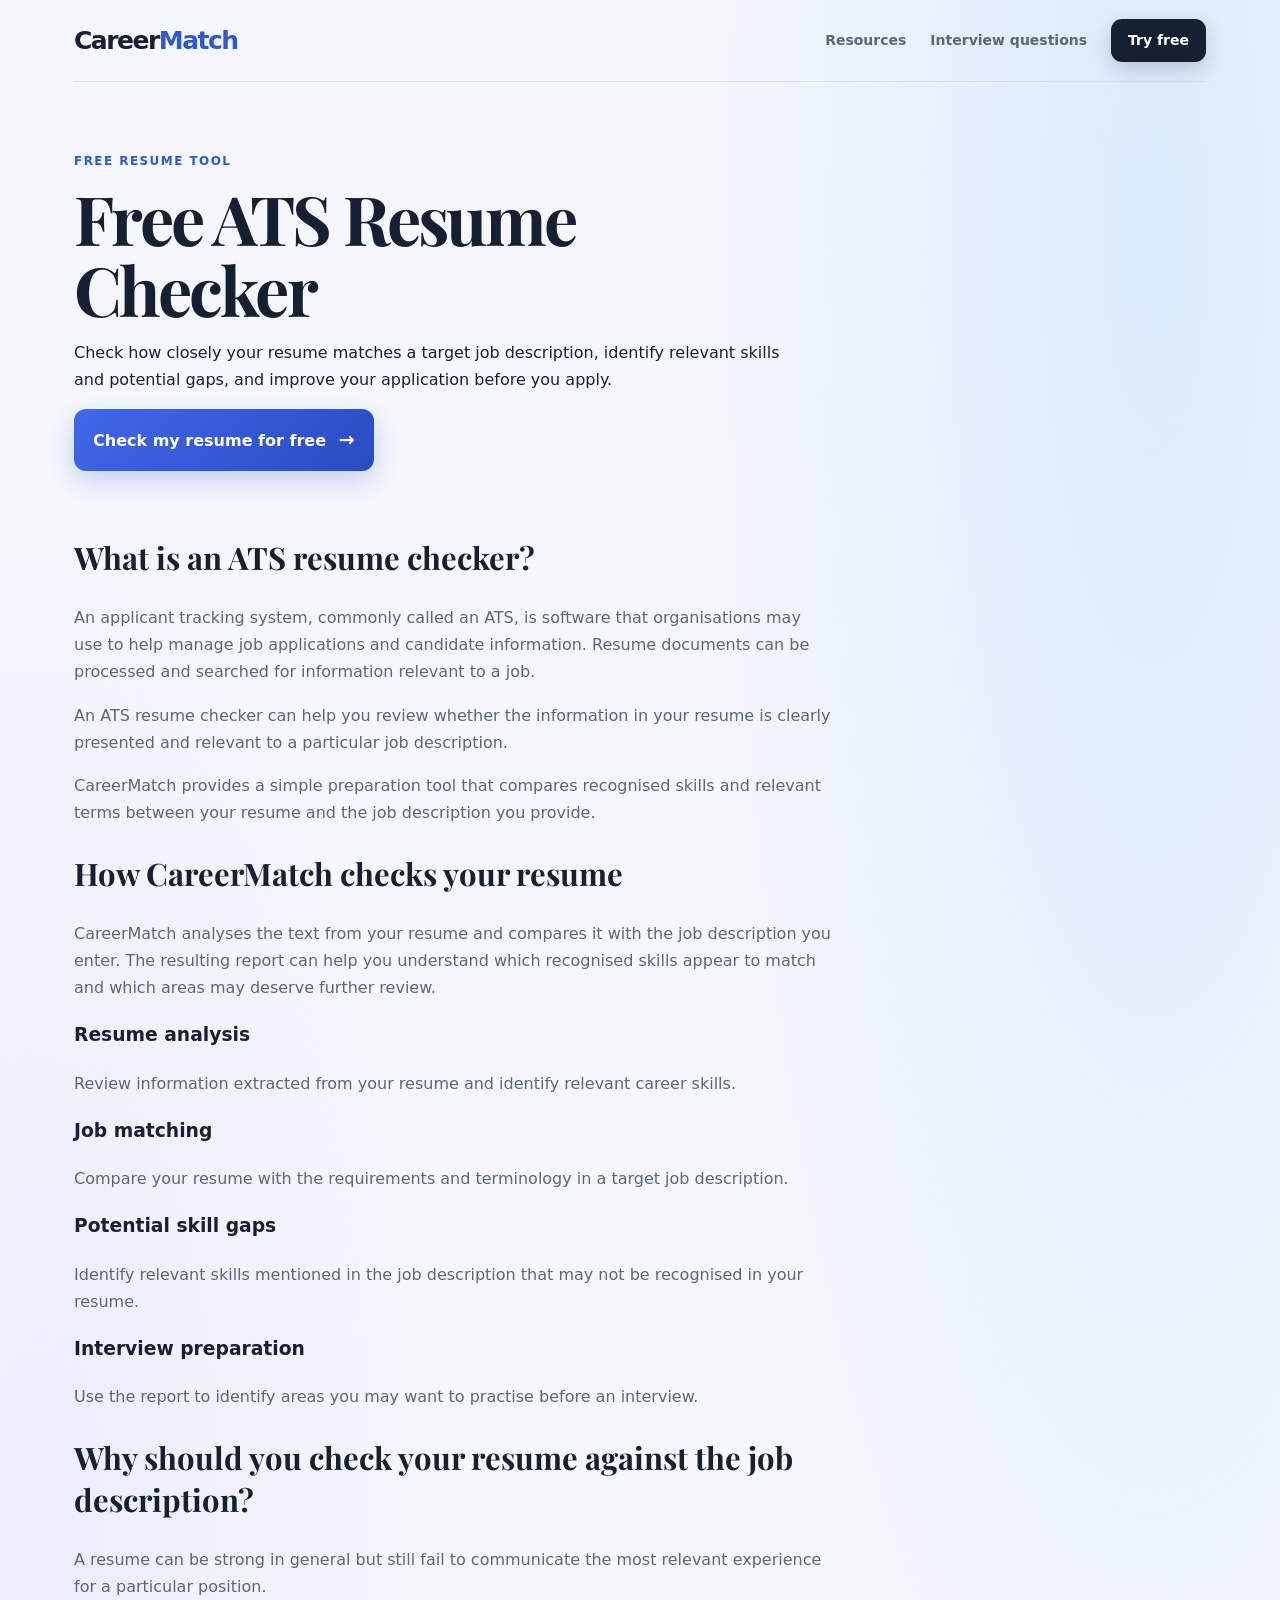
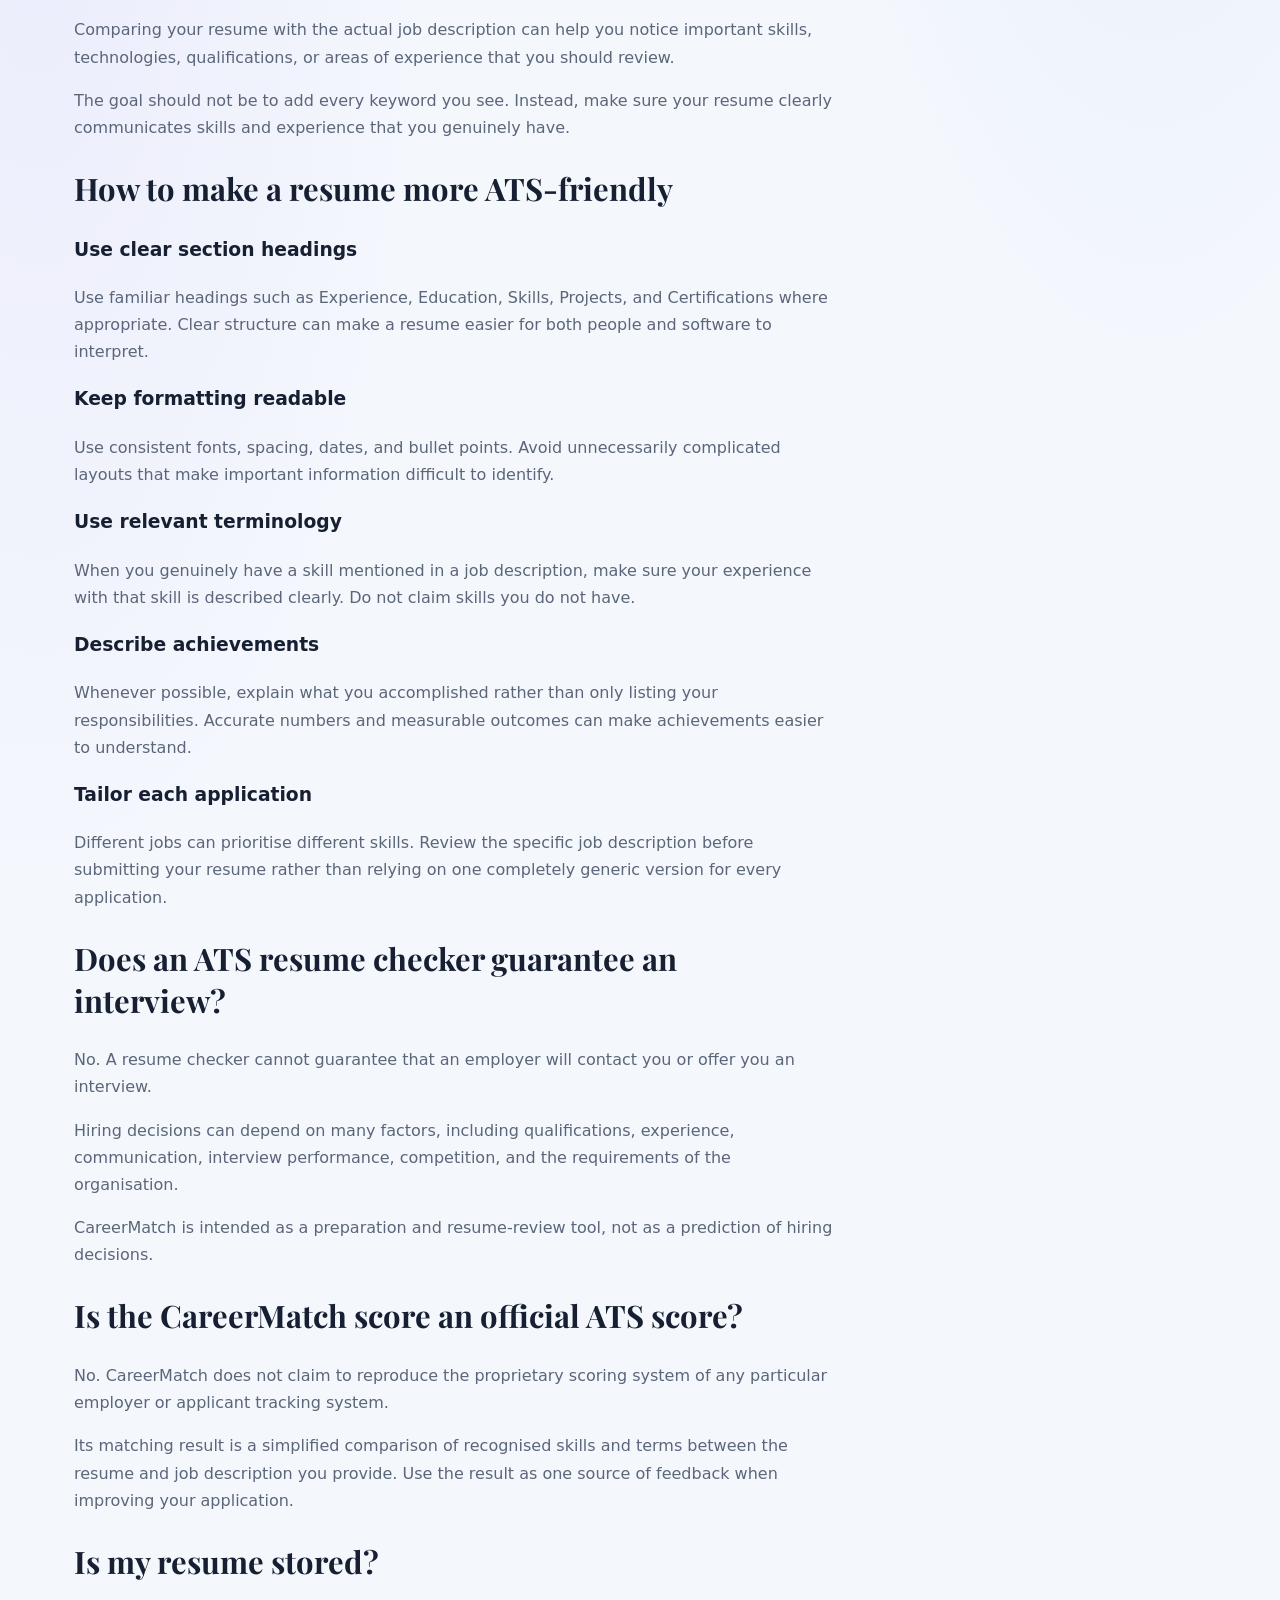
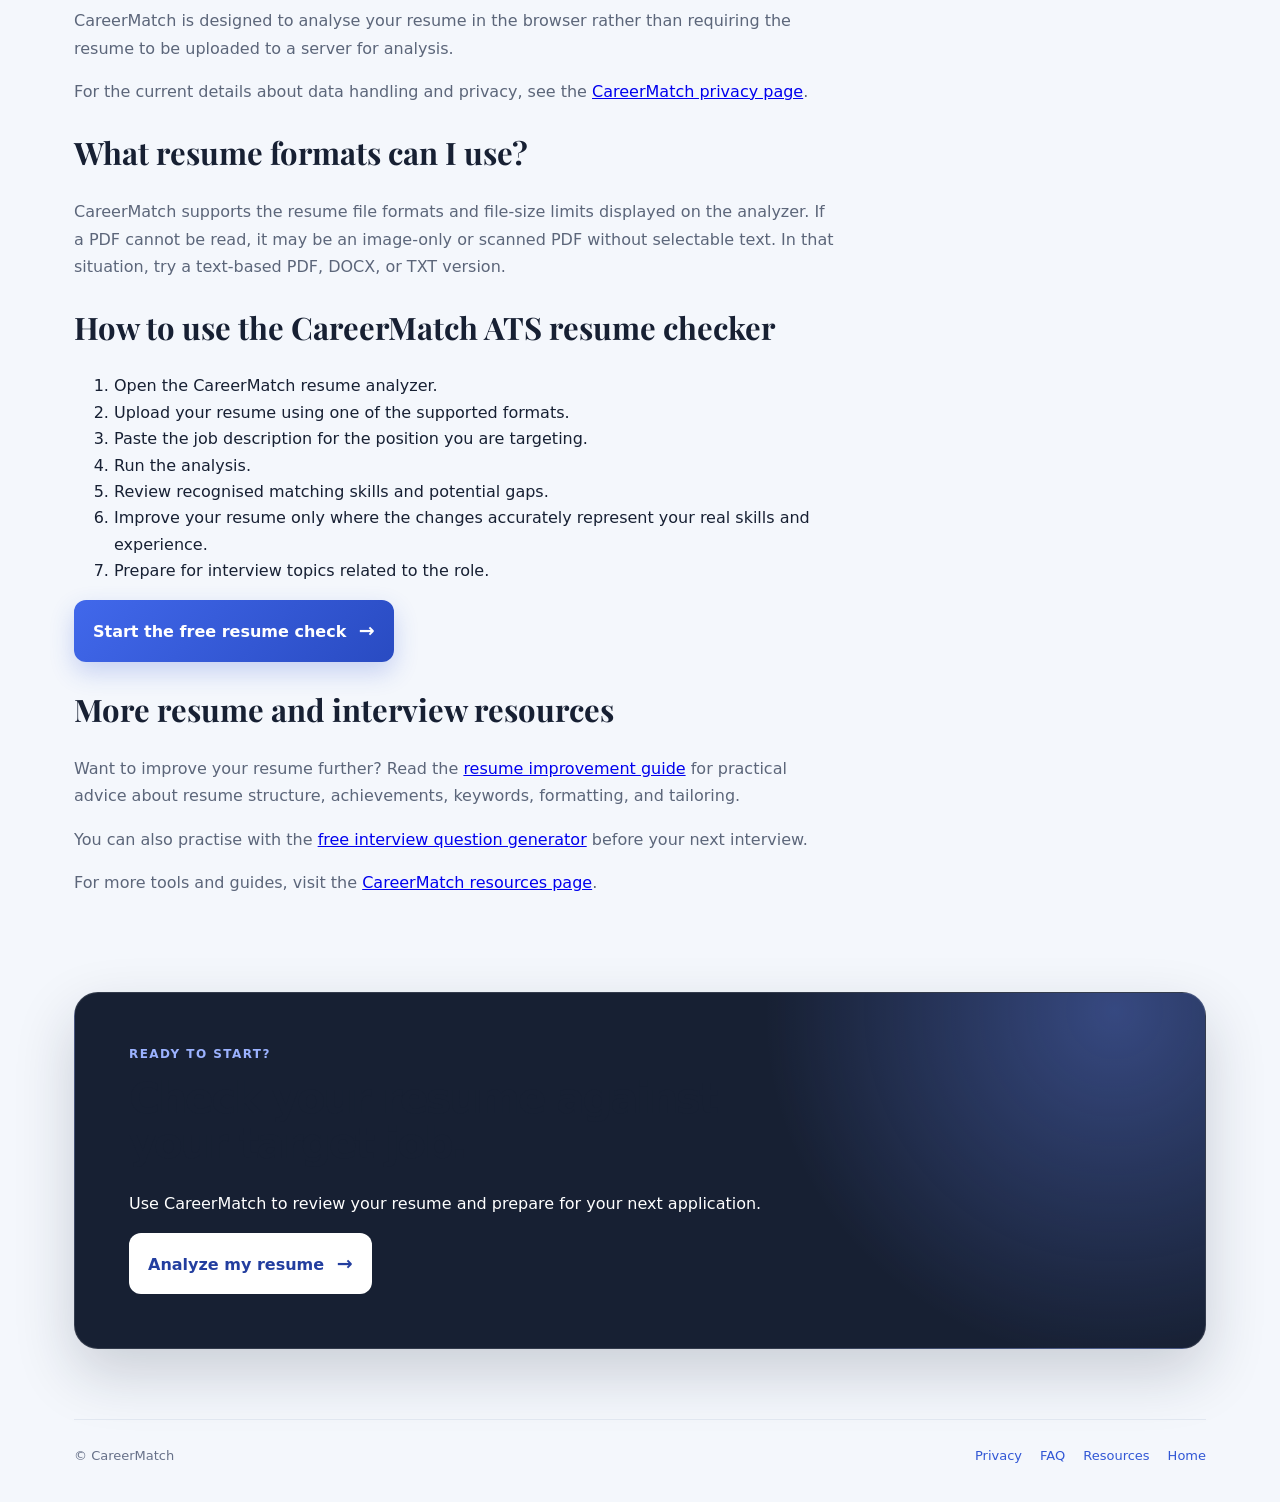
<file: ats-resume-checker.html>
<!doctype html>
<html lang="en">
<head>
<meta charset="utf-8">
<meta name="viewport" content="width=device-width,initial-scale=1">

<title>Free ATS Resume Checker | Check Your Resume for ATS Compatibility | CareerMatch</title>

<meta name="description" content="Use CareerMatch's free ATS resume checker to review your resume, compare it with a job description, identify relevant skills and potential gaps, and prepare for your next application.">

<meta name="robots" content="index, follow">

<link rel="canonical" href="https://resume-interview-analyzer.pratyushk824-786.workers.dev/ats-resume-checker">

<meta property="og:type" content="website">
<meta property="og:title" content="Free ATS Resume Checker | CareerMatch">
<meta property="og:description" content="Check your resume against a job description, identify relevant skills and potential gaps, and improve your application preparation.">
<meta property="og:url" content="https://resume-interview-analyzer.pratyushk824-786.workers.dev/ats-resume-checker">
<meta property="og:site_name" content="CareerMatch">

<meta name="twitter:card" content="summary">
<meta name="twitter:title" content="Free ATS Resume Checker">
<meta name="twitter:description" content="Check your resume against a job description and identify relevant skills and potential gaps.">

<script type="application/ld+json">
{
  "@context": "https://schema.org",
  "@type": "WebApplication",
  "name": "CareerMatch ATS Resume Checker",
  "url": "https://resume-interview-analyzer.pratyushk824-786.workers.dev/ats-resume-checker",
  "applicationCategory": "BusinessApplication",
  "operatingSystem": "Web",
  "isAccessibleForFree": true,
  "offers": {
    "@type": "Offer",
    "price": "0",
    "priceCurrency": "USD"
  },
  "description": "A free web tool that analyses resumes and compares recognised skills with a job description."
}
</script>

<link rel="stylesheet" href="style.css">
</head>

<body>

<main class="shell">

<nav>

<a class="logo" href="/">
Career<span>Match</span>
</a>

<div class="nav-links">

<a href="/resources">
Resources
</a>

<a href="/interview-questions">
Interview questions
</a>

<a href="/#analyzer" class="nav-cta">
Try free
</a>

</div>

</nav>


<section class="page-hero">

<p class="eyebrow">
FREE RESUME TOOL
</p>

<h1>
Free ATS Resume Checker
</h1>

<p>
Check how closely your resume matches a target job description,
identify relevant skills and potential gaps, and improve your application
before you apply.
</p>

<a class="primary-link" href="/#analyzer">
Check my resume for free <span>→</span>
</a>

</section>


<section class="article-section">

<h2>
What is an ATS resume checker?
</h2>

<p>
An applicant tracking system, commonly called an ATS, is software that
organisations may use to help manage job applications and candidate information.
Resume documents can be processed and searched for information relevant to a
job.
</p>

<p>
An ATS resume checker can help you review whether the information in your resume
is clearly presented and relevant to a particular job description.
</p>

<p>
CareerMatch provides a simple preparation tool that compares recognised skills
and relevant terms between your resume and the job description you provide.
</p>


<h2>
How CareerMatch checks your resume</h2>

<p>
CareerMatch analyses the text from your resume and compares it with the job
description you enter. The resulting report can help you understand which
recognised skills appear to match and which areas may deserve further review.
</p>

<div class="feature-grid">

<div>
<h3>Resume analysis</h3>
<p>
Review information extracted from your resume and identify relevant career
skills.
</p>
</div>

<div>
<h3>Job matching</h3>
<p>
Compare your resume with the requirements and terminology in a target job
description.
</p>
</div>

<div>
<h3>Potential skill gaps</h3>
<p>
Identify relevant skills mentioned in the job description that may not be
recognised in your resume.
</p>
</div>

<div>
<h3>Interview preparation</h3>
<p>
Use the report to identify areas you may want to practise before an interview.
</p>
</div>

</div>


<h2>
Why should you check your resume against the job description?
</h2>

<p>
A resume can be strong in general but still fail to communicate the most
relevant experience for a particular position.
</p>

<p>
Comparing your resume with the actual job description can help you notice
important skills, technologies, qualifications, or areas of experience that
you should review.
</p>

<p>
The goal should not be to add every keyword you see. Instead, make sure your
resume clearly communicates skills and experience that you genuinely have.
</p>


<h2>
How to make a resume more ATS-friendly
</h2>

<h3>Use clear section headings</h3>

<p>
Use familiar headings such as Experience, Education, Skills, Projects, and
Certifications where appropriate. Clear structure can make a resume easier
for both people and software to interpret.
</p>

<h3>Keep formatting readable</h3>

<p>
Use consistent fonts, spacing, dates, and bullet points. Avoid unnecessarily
complicated layouts that make important information difficult to identify.
</p>

<h3>Use relevant terminology</h3>

<p>
When you genuinely have a skill mentioned in a job description, make sure your
experience with that skill is described clearly. Do not claim skills you do not
have.
</p>

<h3>Describe achievements</h3>

<p>
Whenever possible, explain what you accomplished rather than only listing your
responsibilities. Accurate numbers and measurable outcomes can make achievements
easier to understand.
</p>

<h3>Tailor each application</h3>

<p>
Different jobs can prioritise different skills. Review the specific job
description before submitting your resume rather than relying on one completely
generic version for every application.
</p>


<h2>
Does an ATS resume checker guarantee an interview?
</h2>

<p>
No. A resume checker cannot guarantee that an employer will contact you or
offer you an interview.
</p>

<p>
Hiring decisions can depend on many factors, including qualifications,
experience, communication, interview performance, competition, and the
requirements of the organisation.
</p>

<p>
CareerMatch is intended as a preparation and resume-review tool, not as a
prediction of hiring decisions.
</p>


<h2>
Is the CareerMatch score an official ATS score?
</h2>

<p>
No. CareerMatch does not claim to reproduce the proprietary scoring system of
any particular employer or applicant tracking system.
</p>

<p>
Its matching result is a simplified comparison of recognised skills and terms
between the resume and job description you provide. Use the result as one
source of feedback when improving your application.
</p>


<h2>
Is my resume stored?
</h2>

<p>
CareerMatch is designed to analyse your resume in the browser rather than
requiring the resume to be uploaded to a server for analysis.
</p>

<p>
For the current details about data handling and privacy, see the
<a href="/privacy">CareerMatch privacy page</a>.
</p>


<h2>
What resume formats can I use?
</h2>

<p>
CareerMatch supports the resume file formats and file-size limits displayed
on the analyzer. If a PDF cannot be read, it may be an image-only or scanned
PDF without selectable text. In that situation, try a text-based PDF, DOCX,
or TXT version.
</p>


<h2>
How to use the CareerMatch ATS resume checker
</h2>

<ol>

<li>
Open the CareerMatch resume analyzer.
</li>

<li>
Upload your resume using one of the supported formats.
</li>

<li>
Paste the job description for the position you are targeting.
</li>

<li>
Run the analysis.
</li>

<li>
Review recognised matching skills and potential gaps.
</li>

<li>
Improve your resume only where the changes accurately represent your real
skills and experience.
</li>

<li>
Prepare for interview topics related to the role.
</li>

</ol>

<a class="primary-link" href="/#analyzer">
Start the free resume check <span>→</span>
</a>


<h2>
More resume and interview resources
</h2>

<p>
Want to improve your resume further? Read the
<a href="/resume-tips">resume improvement guide</a>
for practical advice about resume structure, achievements, keywords,
formatting, and tailoring.
</p>

<p>
You can also practise with the
<a href="/interview-questions">free interview question generator</a>
before your next interview.
</p>

<p>
For more tools and guides, visit the
<a href="/resources">CareerMatch resources page</a>.
</p>

</section>


<section class="closing">

<p class="eyebrow">
READY TO START?
</p>

<h2>
Check your resume against your target job.
</h2>

<p>
Use CareerMatch to review your resume and prepare for your next application.
</p>

<a class="primary-link" href="/#analyzer">
Analyze my resume <span>→</span>
</a>

</section>


<footer>

<span>
© CareerMatch
</span>

<div>

<a href="/privacy">
Privacy
</a>

<a href="/faq">
FAQ
</a>

<a href="/resources">
Resources
</a>

<a href="/">
Home
</a>

</div>

</footer>

</main>

</body>
</html>
</file>
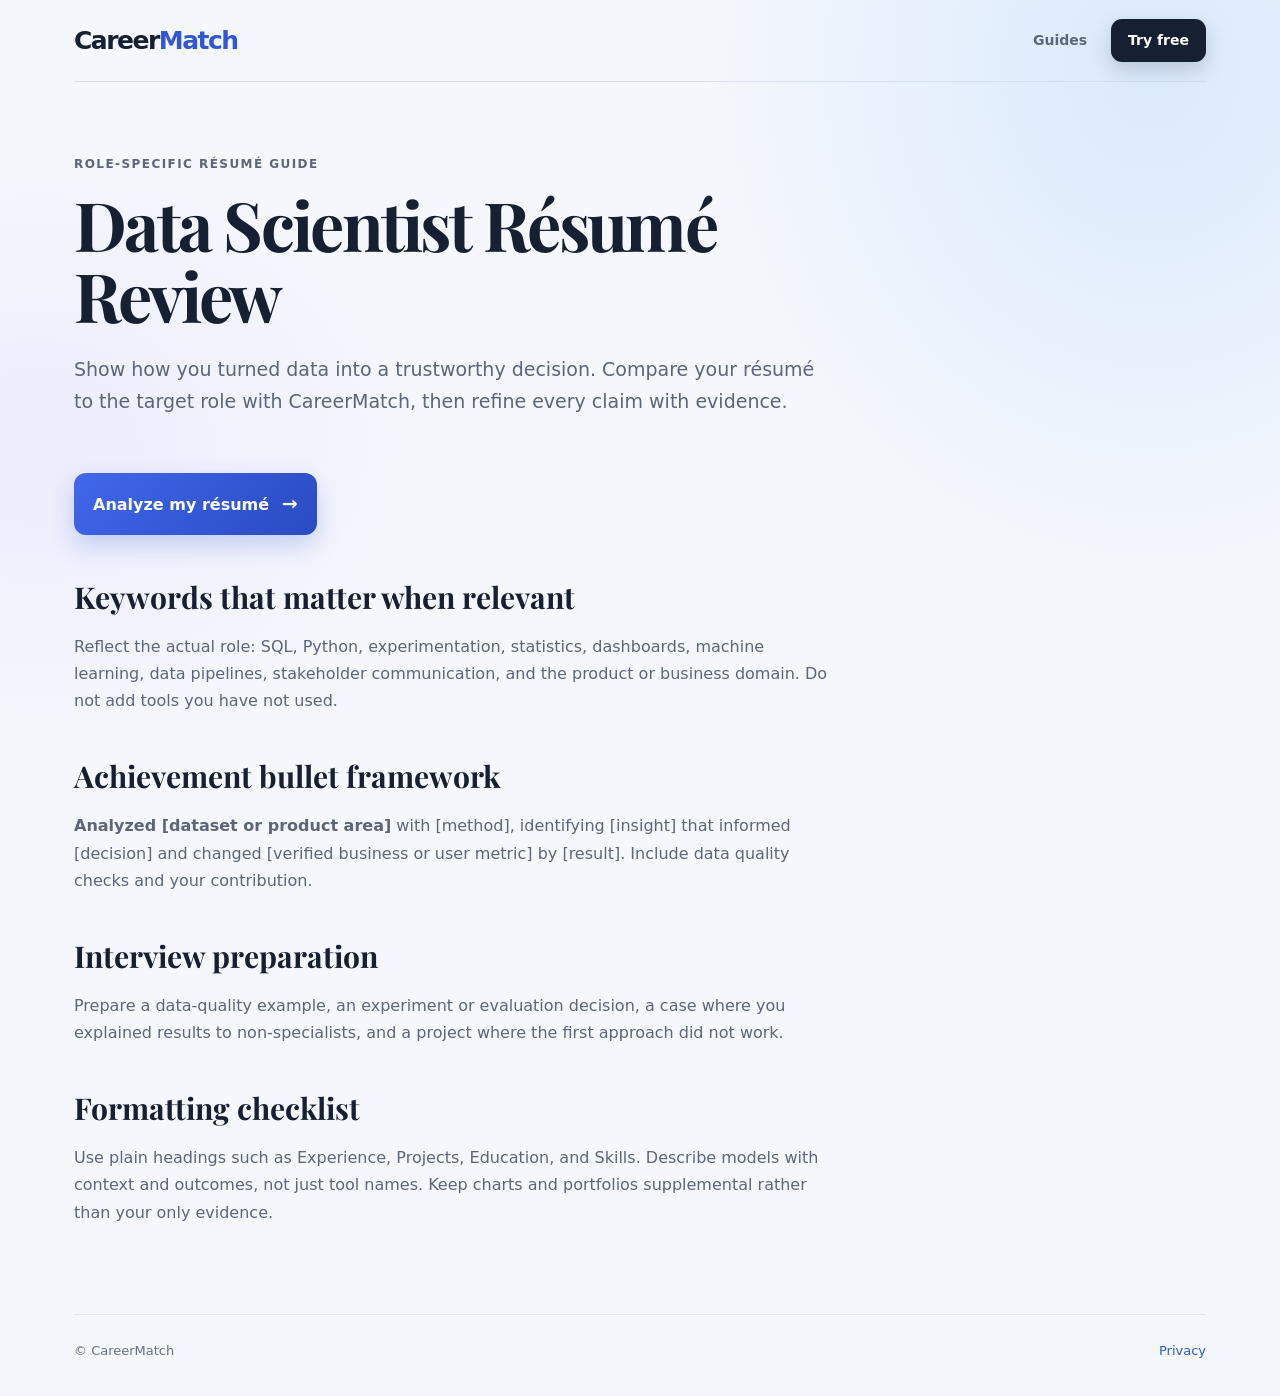
<file: data-scientist-resume-analyzer.html>
<!doctype html><html lang="en"><head><meta charset="utf-8"><meta name="viewport" content="width=device-width,initial-scale=1"><title>Data Scientist Resume Review | CareerMatch</title><meta name="description" content="Review a data scientist resume against a job description: analysis, modelling, experimentation, business impact, ATS-safe formatting, and interview preparation."><link rel="canonical" href="https://resume-interview-analyzer.pratyushk824-786.workers.dev/data-scientist-resume-analyzer"><link rel="stylesheet" href="style.css"></head><body><main class="shell"><nav><a class="logo" href="/">Career<span>Match</span></a><div class="nav-links"><a href="/resources">Guides</a><a class="nav-cta" href="/#analyzer">Try free</a></div></nav><article class="article-page"><p class="eyebrow">ROLE-SPECIFIC RÉSUMÉ GUIDE</p><h1>Data Scientist Résumé Review</h1><p class="article-lead">Show how you turned data into a trustworthy decision. Compare your résumé to the target role with CareerMatch, then refine every claim with evidence.</p><a class="primary-link" href="/#analyzer">Analyze my résumé <span>→</span></a><h2>Keywords that matter when relevant</h2><p>Reflect the actual role: SQL, Python, experimentation, statistics, dashboards, machine learning, data pipelines, stakeholder communication, and the product or business domain. Do not add tools you have not used.</p><h2>Achievement bullet framework</h2><p><strong>Analyzed [dataset or product area]</strong> with [method], identifying [insight] that informed [decision] and changed [verified business or user metric] by [result]. Include data quality checks and your contribution.</p><h2>Interview preparation</h2><p>Prepare a data-quality example, an experiment or evaluation decision, a case where you explained results to non-specialists, and a project where the first approach did not work.</p><h2>Formatting checklist</h2><p>Use plain headings such as Experience, Projects, Education, and Skills. Describe models with context and outcomes, not just tool names. Keep charts and portfolios supplemental rather than your only evidence.</p></article><footer><span>© <span id="year"></span> CareerMatch</span><div><a href="/privacy">Privacy</a></div></footer></main><script src="site.js"></script></body></html>
</file>
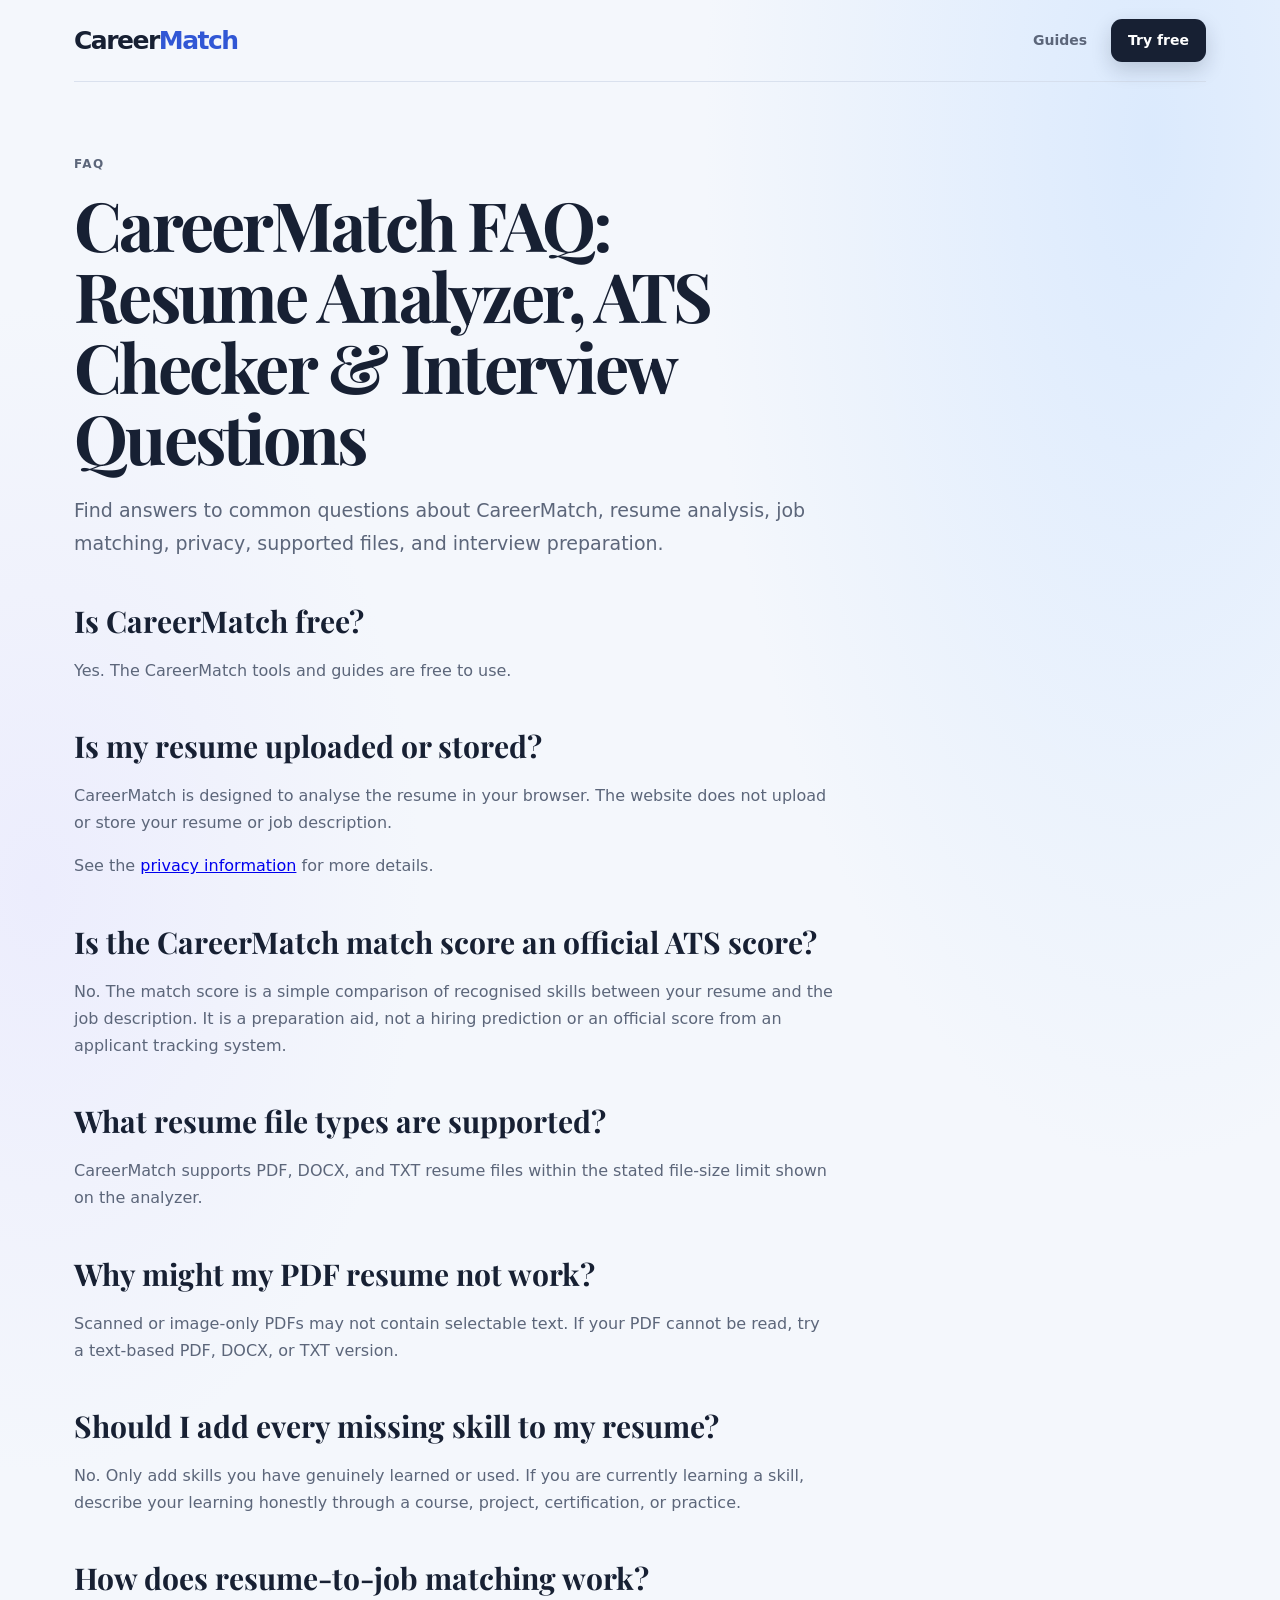
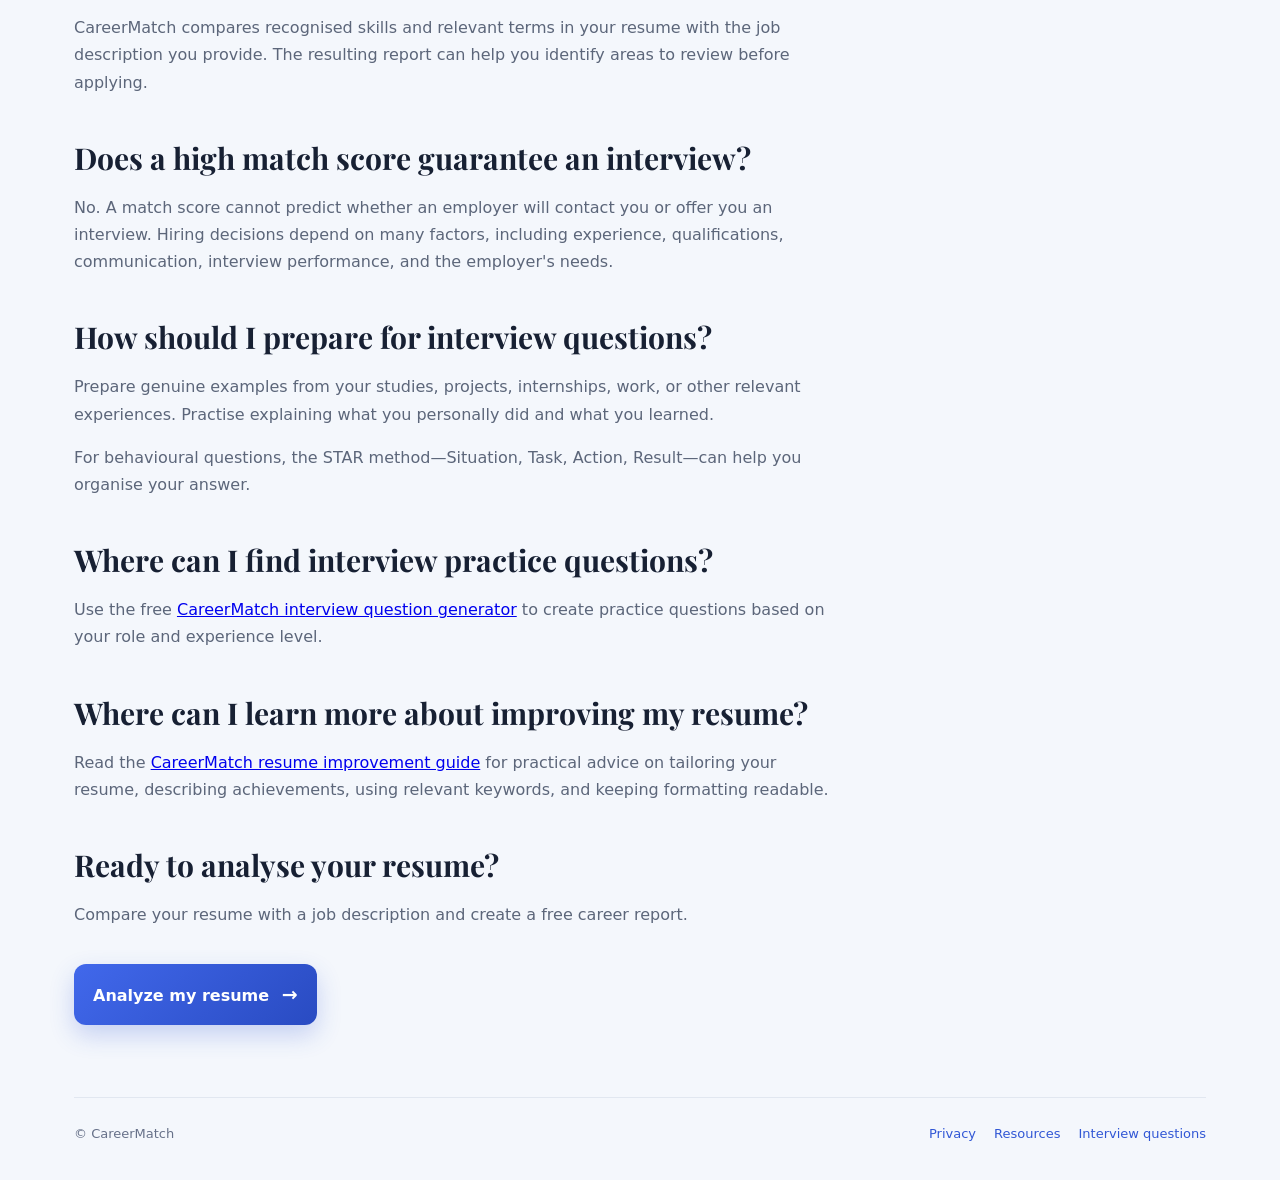
<file: faq.html>
<!doctype html>
<html lang="en">
<head>
<meta charset="utf-8">
<meta name="viewport" content="width=device-width,initial-scale=1">

<title>CareerMatch FAQ | Resume Analyzer & ATS Checker Questions</title>

<meta name="description" content="Answers to common questions about CareerMatch, the free resume analyzer, ATS resume checker, job matching tool, privacy, resume files, match scores, and interview preparation.">

<meta name="robots" content="index, follow">

<link rel="canonical" href="https://resume-interview-analyzer.pratyushk824-786.workers.dev/faq">

<meta property="og:type" content="website">
<meta property="og:title" content="CareerMatch FAQ | Resume Analyzer Questions">
<meta property="og:description" content="Answers about CareerMatch resume analysis, job matching, privacy, ATS scores, and interview preparation.">
<meta property="og:url" content="https://resume-interview-analyzer.pratyushk824-786.workers.dev/faq">
<meta property="og:site_name" content="CareerMatch">

<script type="application/ld+json">
{
  "@context": "https://schema.org",
  "@type": "FAQPage",
  "mainEntity": [
    {
      "@type": "Question",
      "name": "Is CareerMatch free?",
      "acceptedAnswer": {
        "@type": "Answer",
        "text": "Yes. The CareerMatch tools and guides are free to use."
      }
    },
    {
      "@type": "Question",
      "name": "Is my resume uploaded or stored?",
      "acceptedAnswer": {
        "@type": "Answer",
        "text": "CareerMatch is designed to analyse the resume in the browser. The website does not upload or store the resume or job description."
      }
    },
    {
      "@type": "Question",
      "name": "Is the CareerMatch match score an official ATS score?",
      "acceptedAnswer": {
        "@type": "Answer",
        "text": "No. The match score is a simple comparison of recognised skills between the resume and job description. It is a preparation aid and is not a hiring prediction or official ATS score."
      }
    },
    {
      "@type": "Question",
      "name": "What resume file types are supported?",
      "acceptedAnswer": {
        "@type": "Answer",
        "text": "CareerMatch supports PDF, DOCX, and TXT resume files within the stated file-size limit."
      }
    },
    {
      "@type": "Question",
      "name": "Why might a PDF resume not work?",
      "acceptedAnswer": {
        "@type": "Answer",
        "text": "Scanned or image-only PDFs may not contain selectable text. A text-based PDF, DOCX, or TXT version is recommended."
      }
    },
    {
      "@type": "Question",
      "name": "Should I add every missing skill to my resume?",
      "acceptedAnswer": {
        "@type": "Answer",
        "text": "No. Only add skills you have genuinely learned or used. If you are currently learning a skill, describe your learning honestly through a course, project, or practice."
      }
    },
    {
      "@type": "Question",
      "name": "How should I prepare for interview questions?",
      "acceptedAnswer": {
        "@type": "Answer",
        "text": "Prepare genuine examples from your experience and practise explaining them clearly. For behavioural questions, the STAR method can help structure your answers."
      }
    }
  ]
}
</script>

<link rel="stylesheet" href="style.css">
</head>

<body>

<main class="shell">

<nav>

<a class="logo" href="/">
Career<span>Match</span>
</a>

<div class="nav-links">

<a href="/resources">
Guides
</a>

<a href="/#analyzer" class="nav-cta">
Try free
</a>

</div>

</nav>

<article class="article-page">

<p class="eyebrow">
FAQ
</p>

<h1>
CareerMatch FAQ: Resume Analyzer, ATS Checker & Interview Questions
</h1>

<p class="article-lead">
Find answers to common questions about CareerMatch, resume analysis,
job matching, privacy, supported files, and interview preparation.
</p>

<h2>
Is CareerMatch free?
</h2>

<p>
Yes. The CareerMatch tools and guides are free to use.
</p>

<h2>
Is my resume uploaded or stored?
</h2>

<p>
CareerMatch is designed to analyse the resume in your browser. The website does
not upload or store your resume or job description.
</p>

<p>
See the <a href="/privacy">privacy information</a> for more details.
</p>

<h2>
Is the CareerMatch match score an official ATS score?
</h2>

<p>
No. The match score is a simple comparison of recognised skills between your
resume and the job description. It is a preparation aid, not a hiring prediction
or an official score from an applicant tracking system.
</p>

<h2>
What resume file types are supported?
</h2>

<p>
CareerMatch supports PDF, DOCX, and TXT resume files within the stated file-size
limit shown on the analyzer.
</p>

<h2>
Why might my PDF resume not work?
</h2>

<p>
Scanned or image-only PDFs may not contain selectable text. If your PDF cannot
be read, try a text-based PDF, DOCX, or TXT version.
</p>

<h2>
Should I add every missing skill to my resume?
</h2>

<p>
No. Only add skills you have genuinely learned or used. If you are currently
learning a skill, describe your learning honestly through a course, project,
certification, or practice.
</p>

<h2>
How does resume-to-job matching work?
</h2>

<p>
CareerMatch compares recognised skills and relevant terms in your resume with
the job description you provide. The resulting report can help you identify
areas to review before applying.
</p>

<h2>
Does a high match score guarantee an interview?
</h2>

<p>
No. A match score cannot predict whether an employer will contact you or offer
you an interview. Hiring decisions depend on many factors, including experience,
qualifications, communication, interview performance, and the employer's needs.
</p>

<h2>
How should I prepare for interview questions?
</h2>

<p>
Prepare genuine examples from your studies, projects, internships, work, or
other relevant experiences. Practise explaining what you personally did and
what you learned.
</p>

<p>
For behavioural questions, the STAR method—Situation, Task, Action, Result—can
help you organise your answer.
</p>

<h2>
Where can I find interview practice questions?
</h2>

<p>
Use the free
<a href="/interview-questions">CareerMatch interview question generator</a>
to create practice questions based on your role and experience level.
</p>

<h2>
Where can I learn more about improving my resume?
</h2>

<p>
Read the
<a href="/resume-tips">CareerMatch resume improvement guide</a>
for practical advice on tailoring your resume, describing achievements,
using relevant keywords, and keeping formatting readable.
</p>

<h2>
Ready to analyse your resume?
</h2>

<p>
Compare your resume with a job description and create a free career report.
</p>

<a class="primary-link" href="/#analyzer">
Analyze my resume <span>→</span>
</a>

</article>

<footer>

<span>
© CareerMatch
</span>

<div>

<a href="/privacy">
Privacy
</a>

<a href="/resources">
Resources
</a>

<a href="/interview-questions">
Interview questions
</a>

</div>

</footer>

</main>

</body>
</html>
</file>
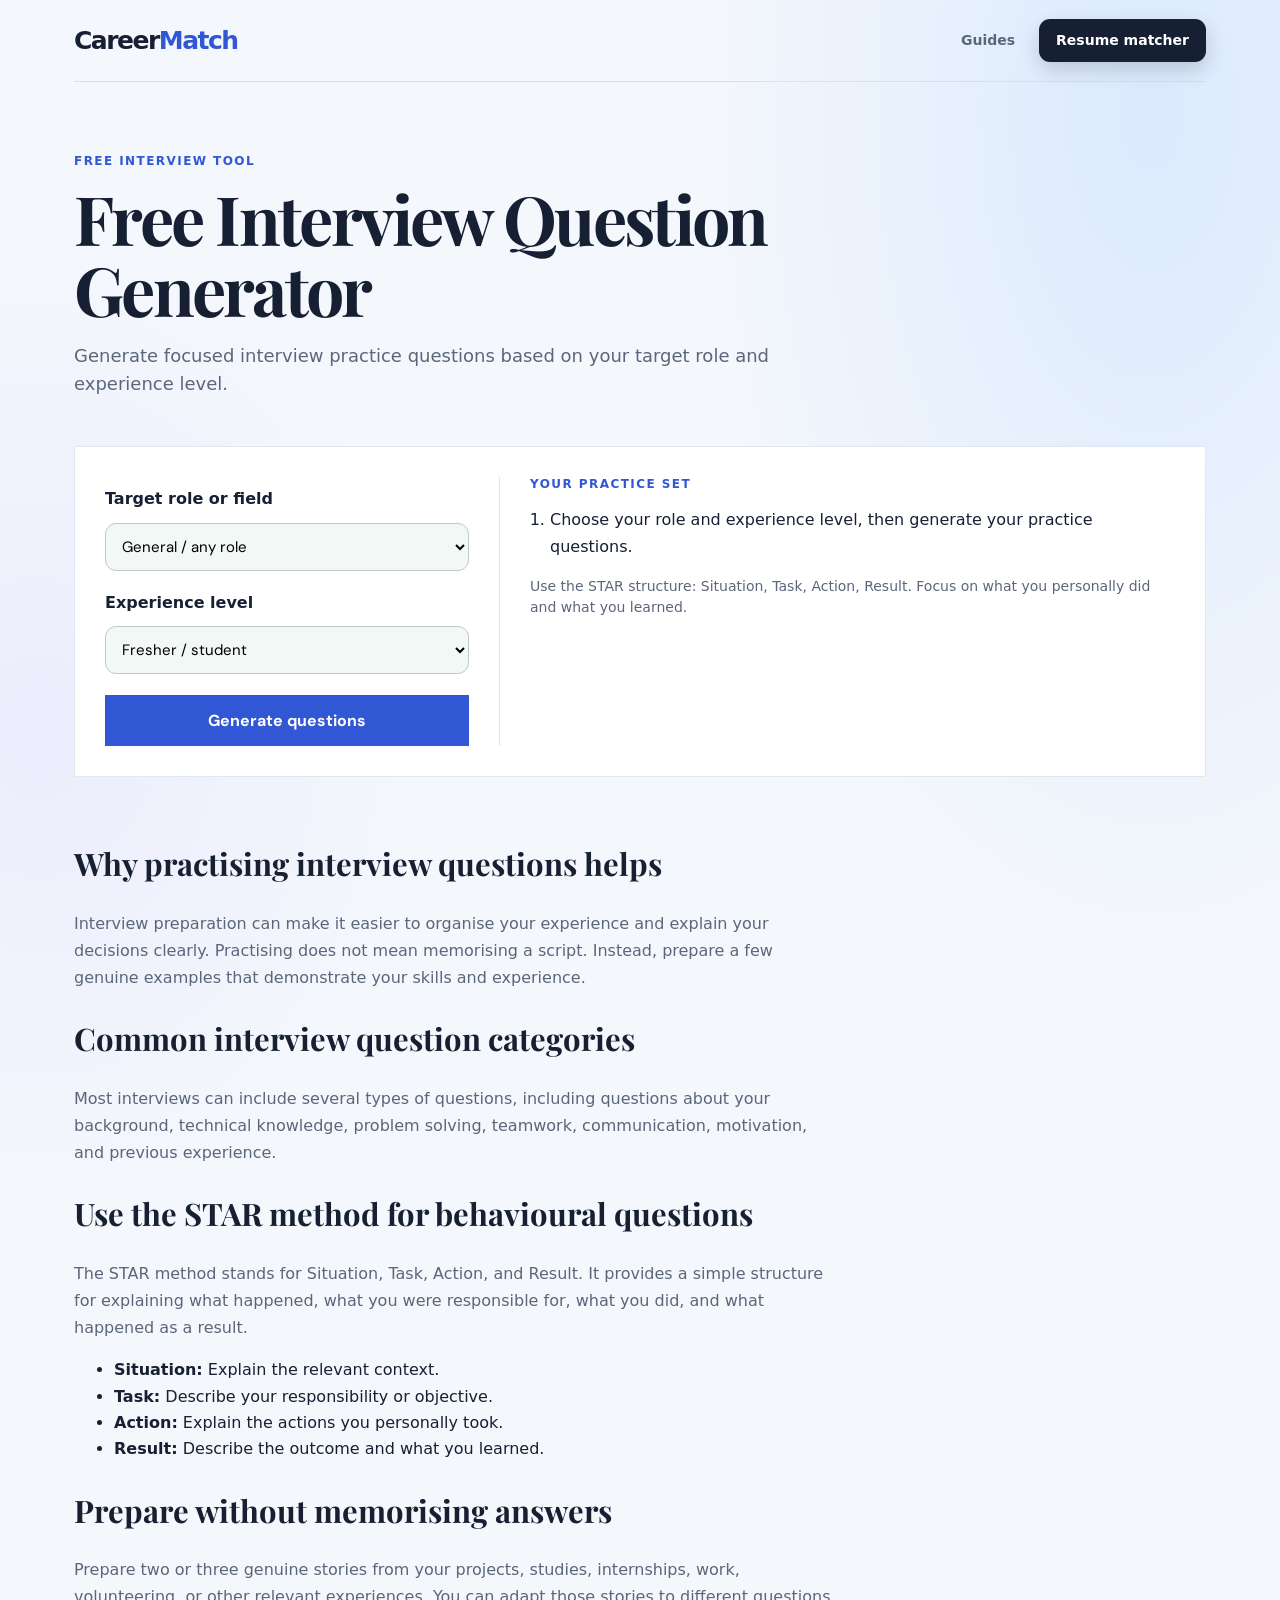
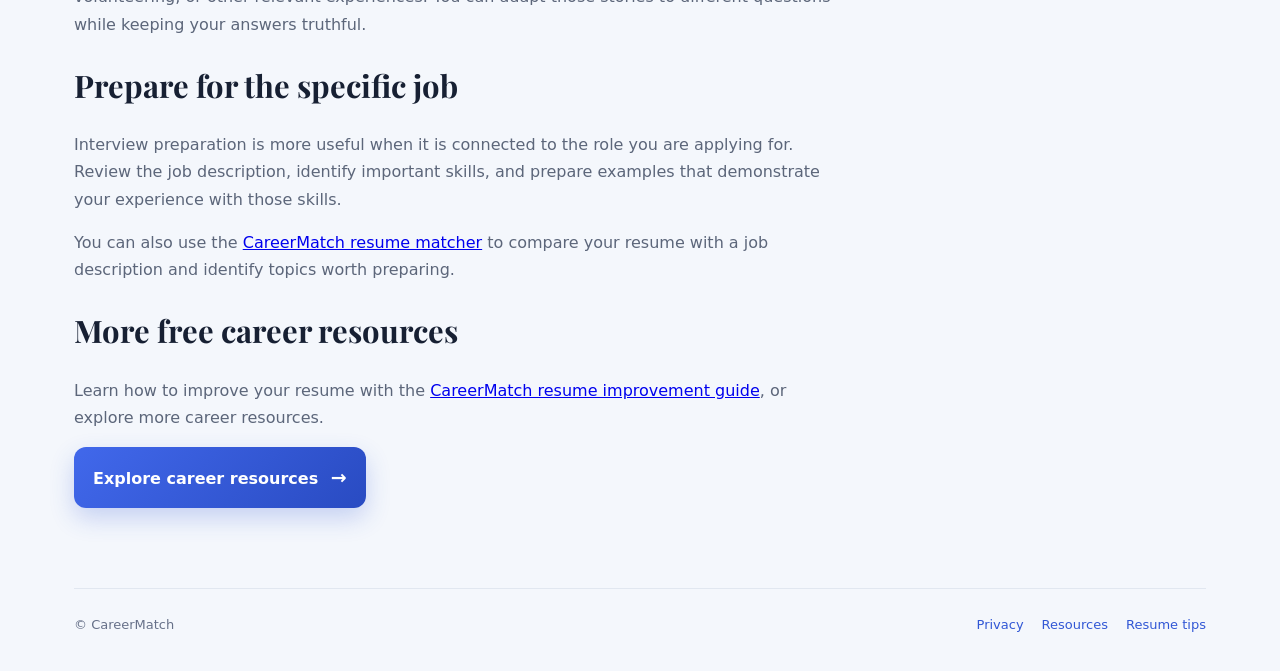
<file: interview-questions.html>
<!doctype html>
<html lang="en">
<head>
<meta charset="utf-8">
<meta name="viewport" content="width=device-width,initial-scale=1">

<title>Free Interview Question Generator | CareerMatch</title>

<meta name="description" content="Generate free interview practice questions for software engineering, data science, business, project management, freshers, and experienced candidates. Prepare with realistic interview questions and the STAR method.">

<meta name="robots" content="index, follow">

<link rel="canonical" href="https://resume-interview-analyzer.pratyushk824-786.workers.dev/interview-questions">

<meta property="og:type" content="website">
<meta property="og:title" content="Free Interview Question Generator | CareerMatch">
<meta property="og:description" content="Generate interview practice questions based on your role and experience level.">
<meta property="og:url" content="https://resume-interview-analyzer.pratyushk824-786.workers.dev/interview-questions">
<meta property="og:site_name" content="CareerMatch">

<meta name="twitter:card" content="summary">
<meta name="twitter:title" content="Free Interview Question Generator">
<meta name="twitter:description" content="Generate focused interview practice questions for free.">

<script type="application/ld+json">
{
  "@context": "https://schema.org",
  "@type": "WebApplication",
  "name": "CareerMatch Interview Question Generator",
  "url": "https://resume-interview-analyzer.pratyushk824-786.workers.dev/interview-questions",
  "applicationCategory": "EducationalApplication",
  "operatingSystem": "Web",
  "isAccessibleForFree": true,
  "offers": {
    "@type": "Offer",
    "price": "0",
    "priceCurrency": "USD"
  }
}
</script>

<link rel="stylesheet" href="style.css">
</head>

<body>

<main class="shell">

<nav>

<a class="logo" href="/">
Career<span>Match</span>
</a>

<div class="nav-links">
<a href="/resources">Guides</a>
<a href="/#analyzer" class="nav-cta">Resume matcher</a>
</div>

</nav>

<section class="page-hero compact">

<p class="eyebrow">FREE INTERVIEW TOOL</p>

<h1>Free Interview Question Generator</h1>

<p>
Generate focused interview practice questions based on your target role
and experience level.
</p>

</section>

<section class="generator">

<div class="generator-controls">

<label for="role">
Target role or field
</label>

<select id="role">

<option value="general">
General / any role
</option>

<option value="software">
Software engineering
</option>

<option value="data">
Data analyst / data science
</option>

<option value="business">
Business / project management
</option>

</select>

<label for="level">
Experience level
</label>

<select id="level">

<option value="fresher">
Fresher / student
</option>

<option value="early">
0–3 years experience
</option>

<option value="experienced">
3+ years experience
</option>

</select>

<button id="questionGenerator">
Generate questions
</button>

</div>

<div class="question-results">

<p class="eyebrow">
YOUR PRACTICE SET
</p>

<ol id="generatedQuestions">

<li>
Choose your role and experience level, then generate your practice questions.
</li>

</ol>

<p class="muted">
Use the STAR structure: Situation, Task, Action, Result.
Focus on what you personally did and what you learned.
</p>

</div>

</section>

<section class="article-section">

<h2>Why practising interview questions helps</h2>

<p>
Interview preparation can make it easier to organise your experience and explain
your decisions clearly. Practising does not mean memorising a script. Instead,
prepare a few genuine examples that demonstrate your skills and experience.
</p>

<h2>Common interview question categories</h2>

<p>
Most interviews can include several types of questions, including questions
about your background, technical knowledge, problem solving, teamwork,
communication, motivation, and previous experience.
</p>

<h2>Use the STAR method for behavioural questions</h2>

<p>
The STAR method stands for Situation, Task, Action, and Result. It provides a
simple structure for explaining what happened, what you were responsible for,
what you did, and what happened as a result.
</p>

<ul>
<li><strong>Situation:</strong> Explain the relevant context.</li>
<li><strong>Task:</strong> Describe your responsibility or objective.</li>
<li><strong>Action:</strong> Explain the actions you personally took.</li>
<li><strong>Result:</strong> Describe the outcome and what you learned.</li>
</ul>

<h2>Prepare without memorising answers</h2>

<p>
Prepare two or three genuine stories from your projects, studies, internships,
work, volunteering, or other relevant experiences. You can adapt those stories
to different questions while keeping your answers truthful.
</p>

<h2>Prepare for the specific job</h2>

<p>
Interview preparation is more useful when it is connected to the role you are
applying for. Review the job description, identify important skills, and prepare
examples that demonstrate your experience with those skills.
</p>

<p>
You can also use the
<a href="/#analyzer">CareerMatch resume matcher</a>
to compare your resume with a job description and identify topics worth preparing.
</p>

<h2>More free career resources</h2>

<p>
Learn how to improve your resume with the
<a href="/resume-tips">CareerMatch resume improvement guide</a>,
or explore more career resources.
</p>

<a class="primary-link" href="/resources">
Explore career resources <span>→</span>
</a>

</section>

<footer>

<span>© CareerMatch</span>

<div>
<a href="/privacy">Privacy</a>
<a href="/resources">Resources</a>
<a href="/resume-tips">Resume tips</a>
</div>

</footer>

</main>

<script src="site.js"></script>

</body>
</html>
</file>
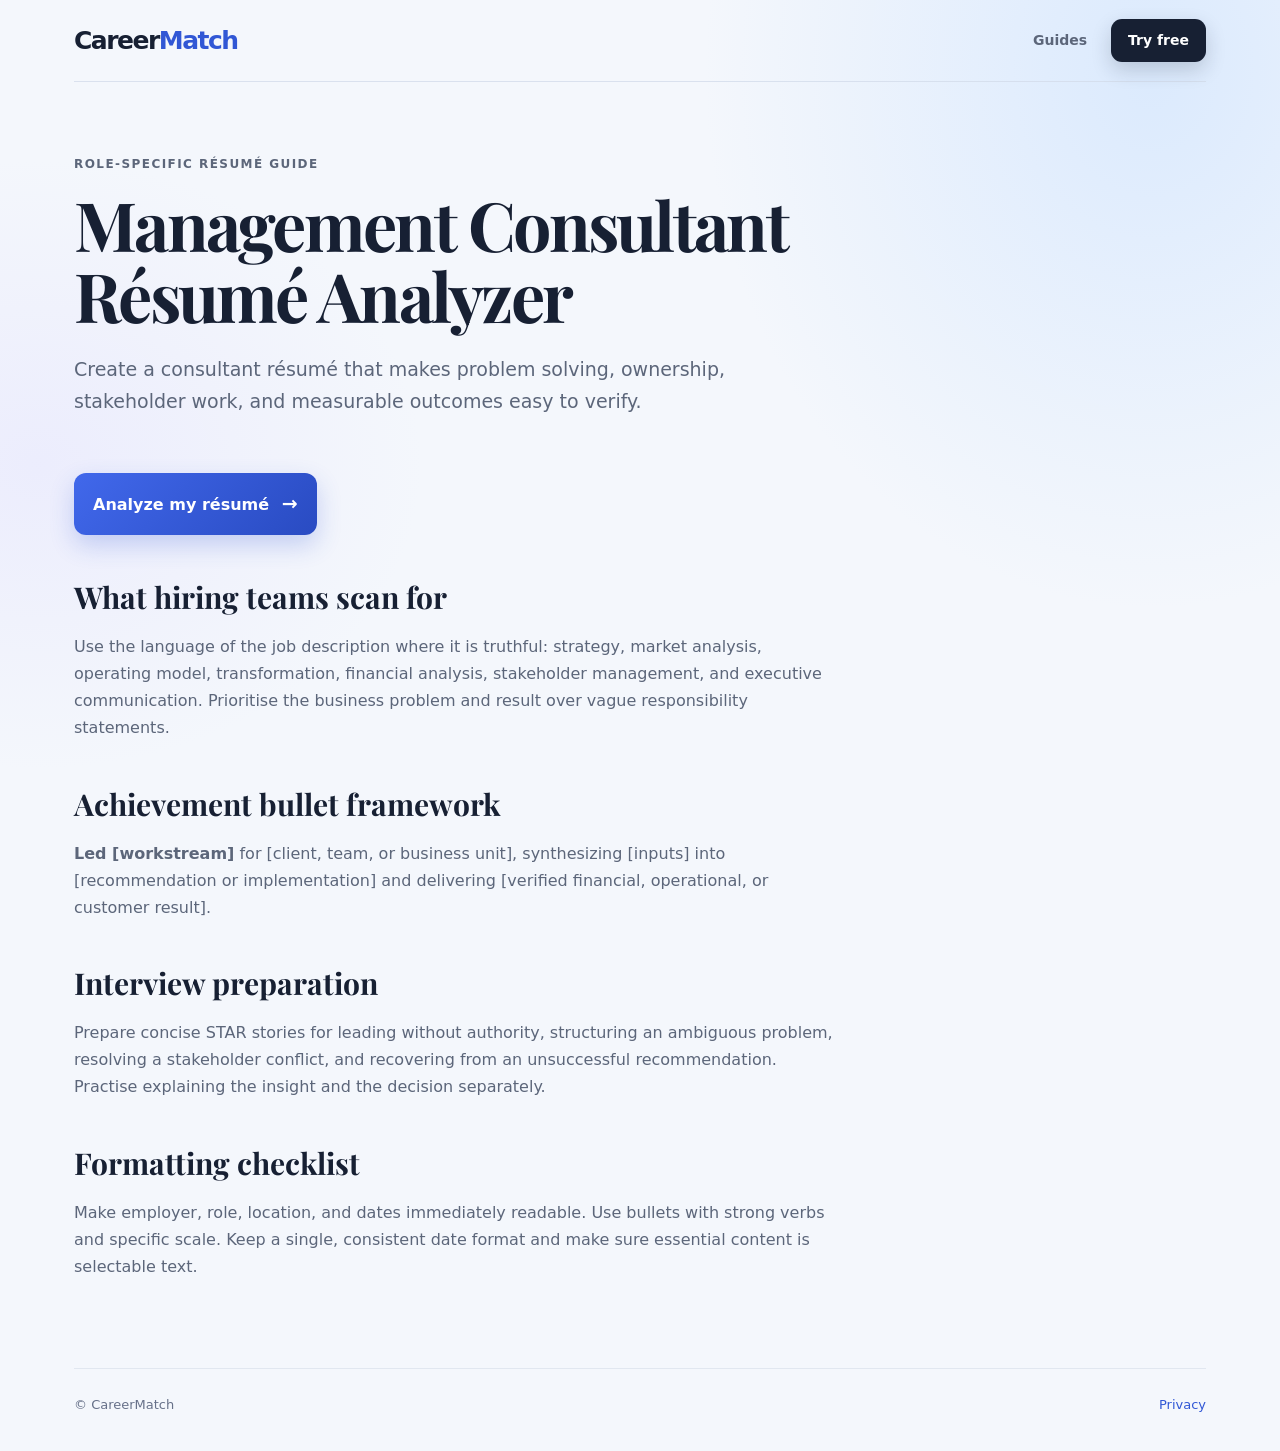
<file: management-consultant-resume-analyzer.html>
<!doctype html><html lang="en"><head><meta charset="utf-8"><meta name="viewport" content="width=device-width,initial-scale=1"><title>Management Consultant Resume Analyzer | CareerMatch</title><meta name="description" content="Review a management consultant resume for problem solving, leadership, measurable impact, ATS-safe formatting, and case interview preparation."><link rel="canonical" href="https://resume-interview-analyzer.pratyushk824-786.workers.dev/management-consultant-resume-analyzer"><link rel="stylesheet" href="style.css"></head><body><main class="shell"><nav><a class="logo" href="/">Career<span>Match</span></a><div class="nav-links"><a href="/resources">Guides</a><a class="nav-cta" href="/#analyzer">Try free</a></div></nav><article class="article-page"><p class="eyebrow">ROLE-SPECIFIC RÉSUMÉ GUIDE</p><h1>Management Consultant Résumé Analyzer</h1><p class="article-lead">Create a consultant résumé that makes problem solving, ownership, stakeholder work, and measurable outcomes easy to verify.</p><a class="primary-link" href="/#analyzer">Analyze my résumé <span>→</span></a><h2>What hiring teams scan for</h2><p>Use the language of the job description where it is truthful: strategy, market analysis, operating model, transformation, financial analysis, stakeholder management, and executive communication. Prioritise the business problem and result over vague responsibility statements.</p><h2>Achievement bullet framework</h2><p><strong>Led [workstream]</strong> for [client, team, or business unit], synthesizing [inputs] into [recommendation or implementation] and delivering [verified financial, operational, or customer result].</p><h2>Interview preparation</h2><p>Prepare concise STAR stories for leading without authority, structuring an ambiguous problem, resolving a stakeholder conflict, and recovering from an unsuccessful recommendation. Practise explaining the insight and the decision separately.</p><h2>Formatting checklist</h2><p>Make employer, role, location, and dates immediately readable. Use bullets with strong verbs and specific scale. Keep a single, consistent date format and make sure essential content is selectable text.</p></article><footer><span>© <span id="year"></span> CareerMatch</span><div><a href="/privacy">Privacy</a></div></footer></main><script src="site.js"></script></body></html>
</file>
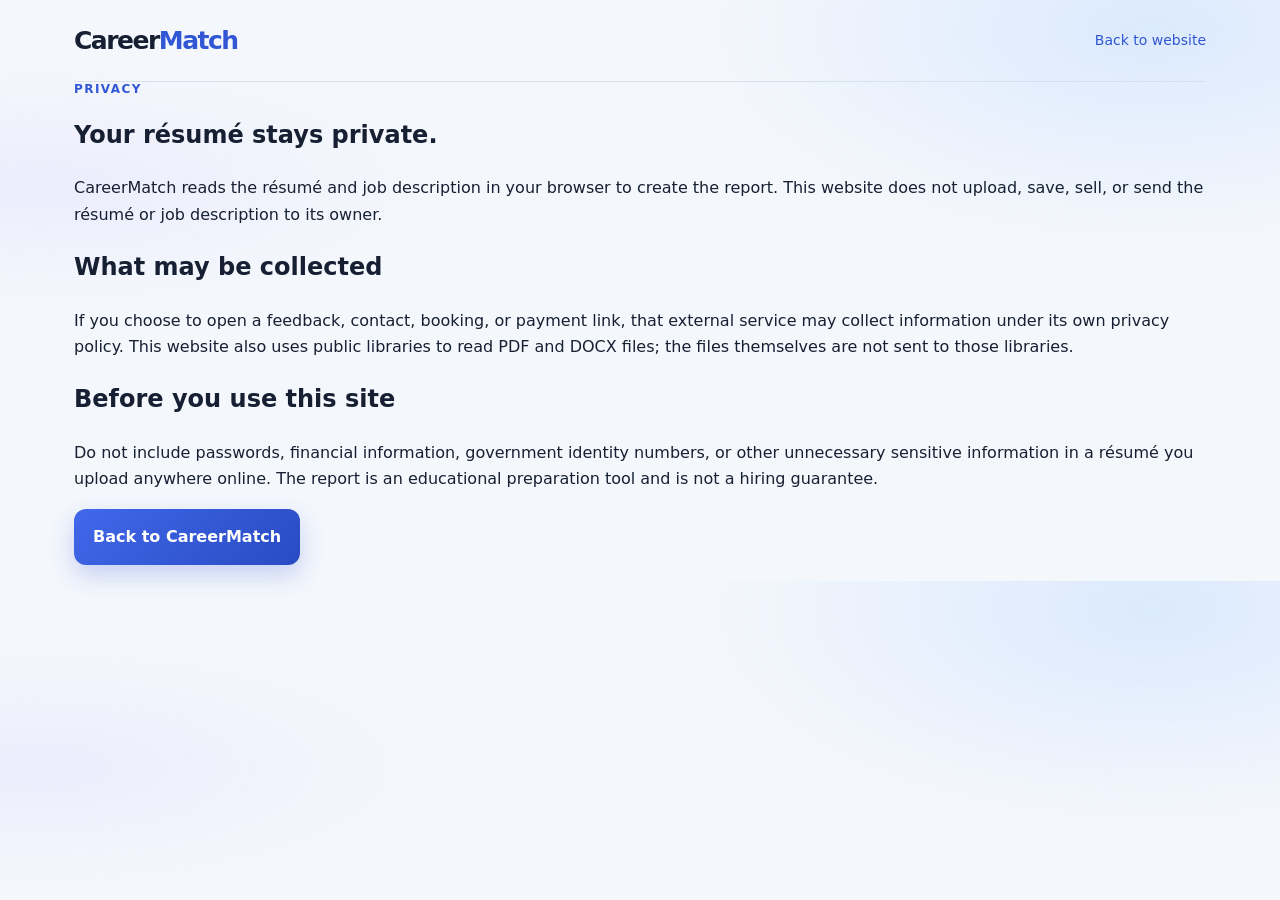
<file: privacy.html>
<!doctype html>
<html lang="en"><head><meta charset="utf-8"><meta name="viewport" content="width=device-width, initial-scale=1"><title>Privacy | CareerMatch</title><link rel="stylesheet" href="style.css"></head>
<body><main class="shell privacy-page"><nav><a class="logo" href="/">Career<span>Match</span></a><a href="/">Back to website</a></nav><article><p class="eyebrow">PRIVACY</p><h1>Your résumé stays private.</h1><p>CareerMatch reads the résumé and job description in your browser to create the report. This website does not upload, save, sell, or send the résumé or job description to its owner.</p><h2>What may be collected</h2><p>If you choose to open a feedback, contact, booking, or payment link, that external service may collect information under its own privacy policy. This website also uses public libraries to read PDF and DOCX files; the files themselves are not sent to those libraries.</p><h2>Before you use this site</h2><p>Do not include passwords, financial information, government identity numbers, or other unnecessary sensitive information in a résumé you upload anywhere online. The report is an educational preparation tool and is not a hiring guarantee.</p><p><a class="primary-link" href="/">Back to CareerMatch</a></p></article></main></body></html>
</file>
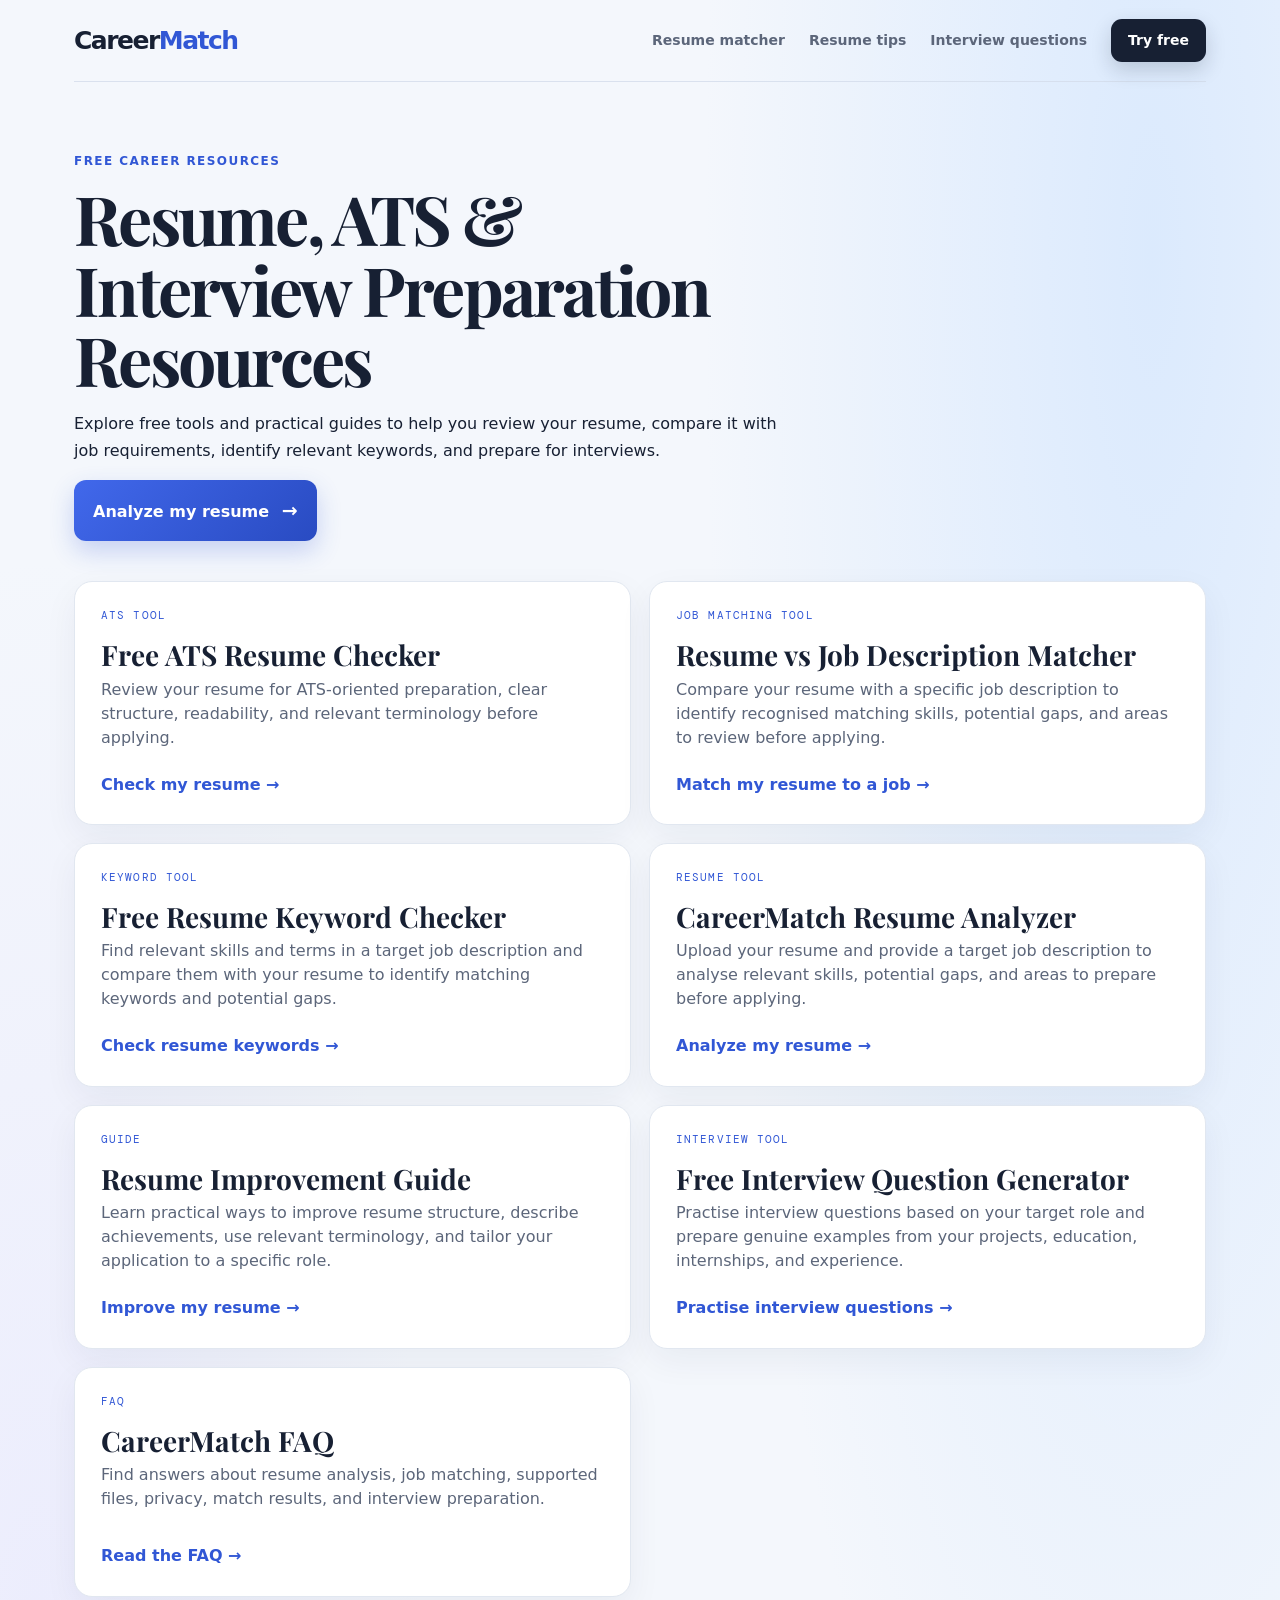
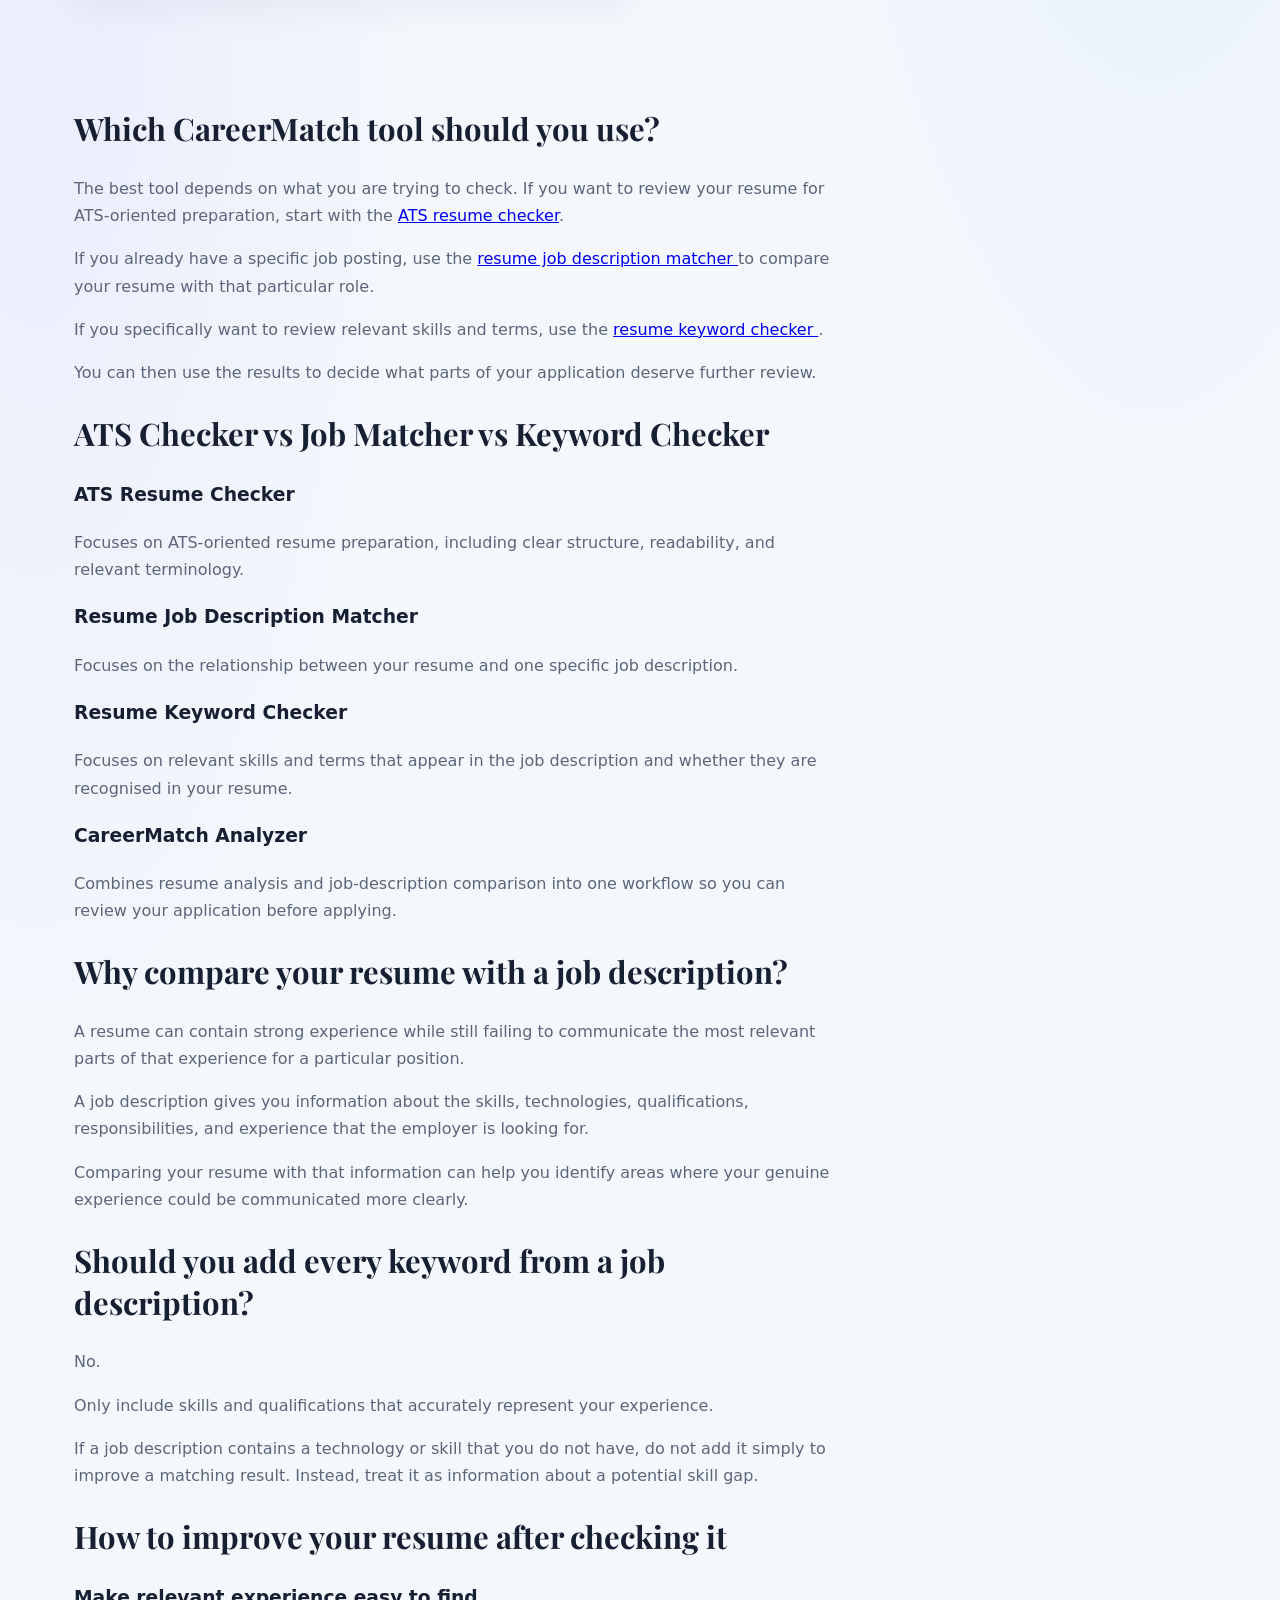
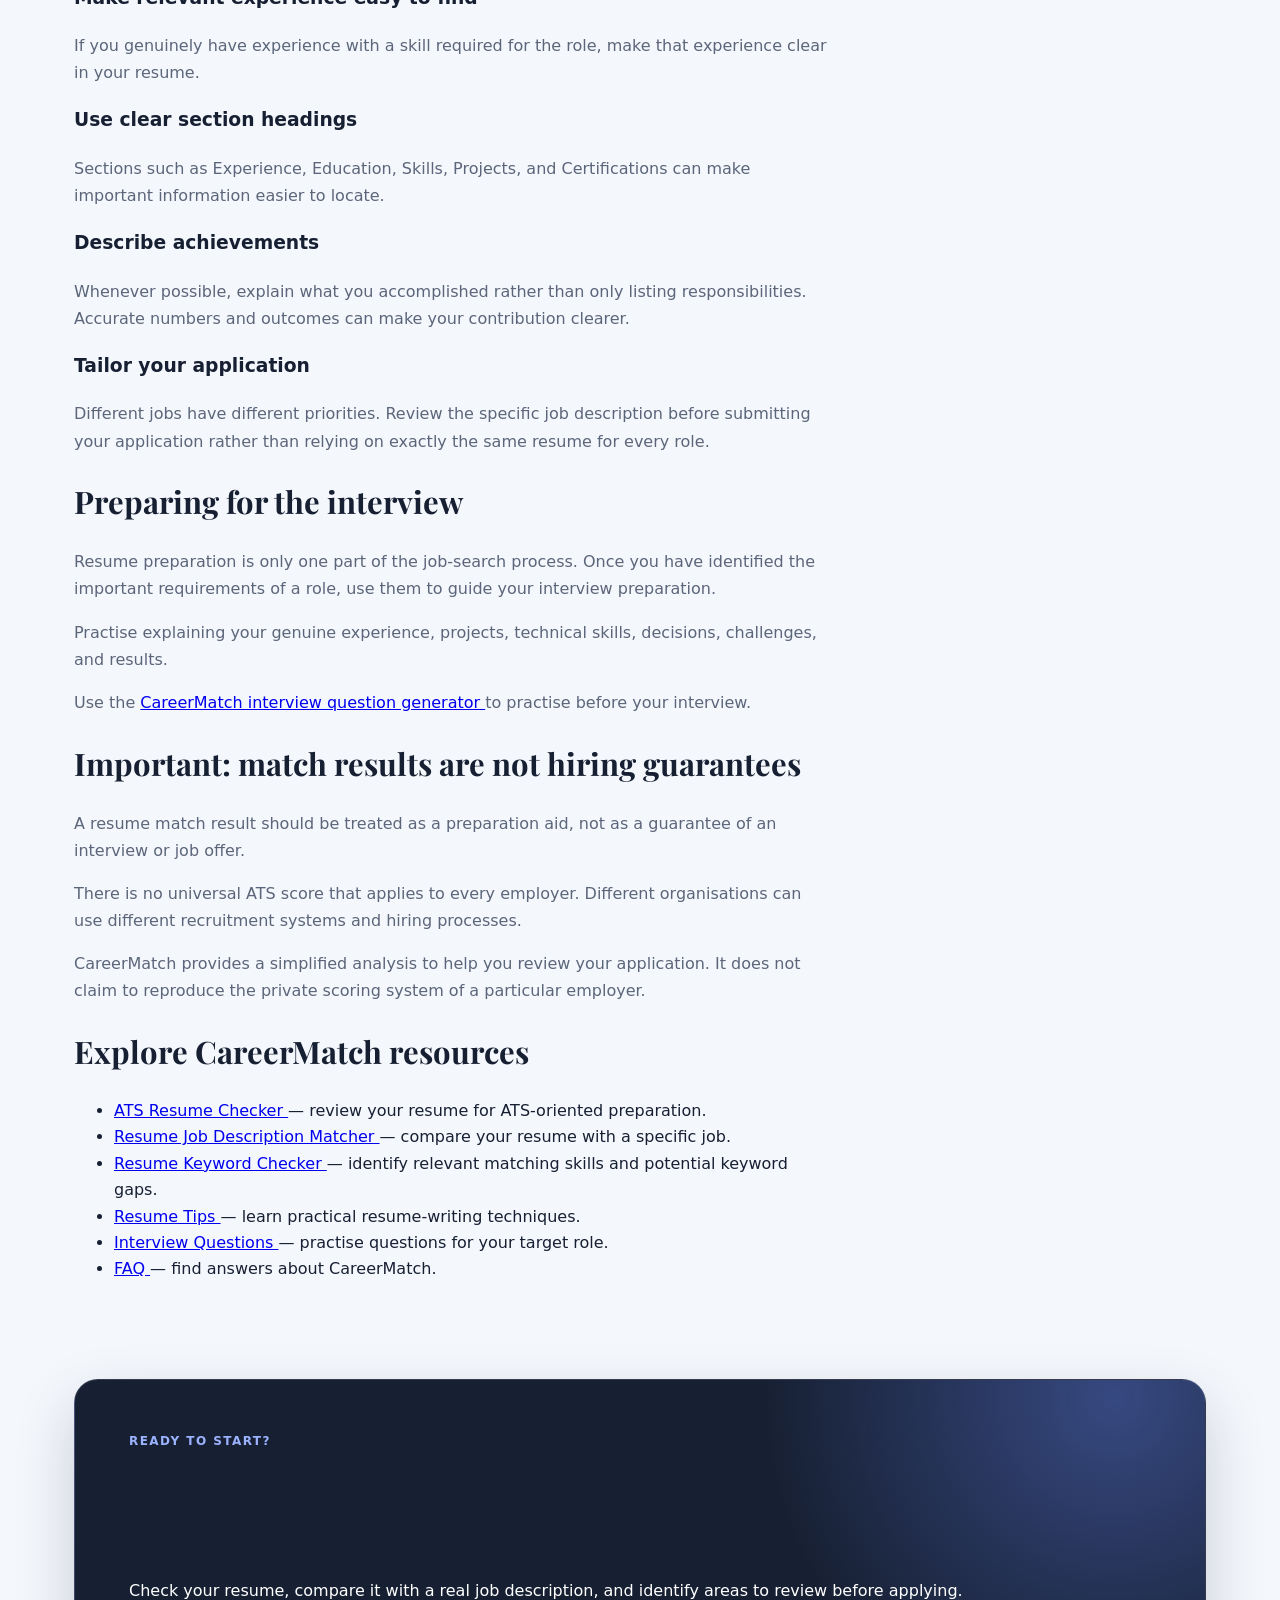
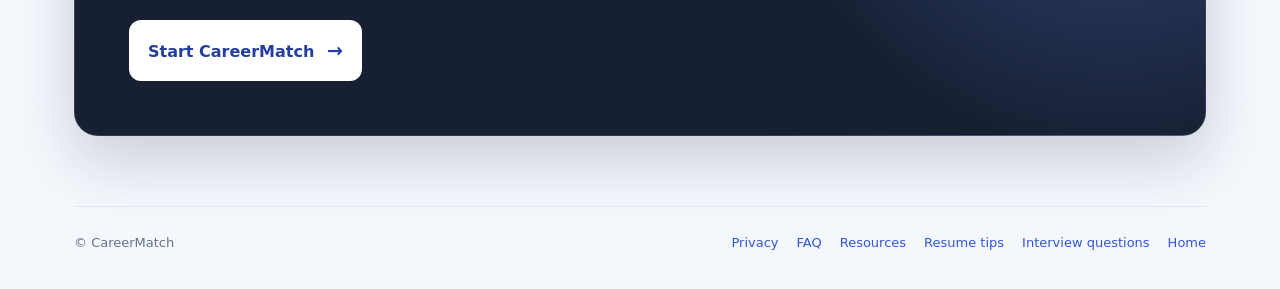
<file: resources.html>
<!doctype html>
<html lang="en">
<head>
<meta charset="utf-8">
<meta name="viewport" content="width=device-width,initial-scale=1">

<title>Free Resume & Career Resources | ATS, Job Matching & Interview Prep | CareerMatch</title>

<meta name="description" content="Explore free CareerMatch tools and guides for ATS resume checking, resume-job description matching, resume keyword checking, resume improvement, and interview preparation.">

<meta name="robots" content="index, follow">

<link rel="canonical" href="https://resume-interview-analyzer.pratyushk824-786.workers.dev/resources">

<meta property="og:type" content="website">
<meta property="og:title" content="Free Resume & Career Resources | CareerMatch">
<meta property="og:description" content="Free tools and guides for ATS resume checking, job-description matching, resume keywords, and interview preparation.">
<meta property="og:url" content="https://resume-interview-analyzer.pratyushk824-786.workers.dev/resources">
<meta property="og:site_name" content="CareerMatch">

<meta name="twitter:card" content="summary">
<meta name="twitter:title" content="Free Resume & Career Resources | CareerMatch">
<meta name="twitter:description" content="Free ATS, resume matching, keyword checking, and interview preparation resources.">

<script type="application/ld+json">
{
  "@context": "https://schema.org",
  "@type": "CollectionPage",
  "name": "CareerMatch Resume and Career Resources",
  "description": "Free tools and guides for resume analysis, ATS preparation, job-description matching, keyword checking, and interview preparation.",
  "url": "https://resume-interview-analyzer.pratyushk824-786.workers.dev/resources",
  "isPartOf": {
    "@type": "WebSite",
    "name": "CareerMatch",
    "url": "https://resume-interview-analyzer.pratyushk824-786.workers.dev/"
  }
}
</script>

<link rel="stylesheet" href="style.css">
</head>

<body>

<main class="shell">

<!-- =========================
     NAVIGATION
========================= -->

<nav>

<a class="logo" href="/">
Career<span>Match</span>
</a>

<div class="nav-links">

<a href="/">
Resume matcher
</a>

<a href="/resume-tips">
Resume tips
</a>

<a href="/interview-questions">
Interview questions
</a>

<a href="/#analyzer" class="nav-cta">
Try free
</a>

</div>

</nav>


<!-- =========================
     HERO
========================= -->

<section class="page-hero">

<p class="eyebrow">
FREE CAREER RESOURCES
</p>

<h1>
Resume, ATS & Interview Preparation Resources
</h1>

<p>
Explore free tools and practical guides to help you review your resume,
compare it with job requirements, identify relevant keywords, and prepare
for interviews.
</p>

<a class="primary-link" href="/#analyzer">
Analyze my resume <span>→</span>
</a>

</section>


<!-- =========================
     RESOURCE CARDS
========================= -->

<section class="resource-grid">


<!-- ATS RESUME CHECKER -->

<a href="/ats-resume-checker">

<span>ATS TOOL</span>

<h2>
Free ATS Resume Checker
</h2>

<p>
Review your resume for ATS-oriented preparation, clear structure,
readability, and relevant terminology before applying.
</p>

<b>
Check my resume →
</b>

</a>


<!-- RESUME JOB DESCRIPTION MATCHER -->

<a href="/resume-job-description-matcher">

<span>JOB MATCHING TOOL</span>

<h2>
Resume vs Job Description Matcher
</h2>

<p>
Compare your resume with a specific job description to identify recognised
matching skills, potential gaps, and areas to review before applying.
</p>

<b>
Match my resume to a job →
</b>

</a>


<!-- RESUME KEYWORD CHECKER -->

<a href="/resume-keyword-checker">

<span>KEYWORD TOOL</span>

<h2>
Free Resume Keyword Checker
</h2>

<p>
Find relevant skills and terms in a target job description and compare them
with your resume to identify matching keywords and potential gaps.
</p>

<b>
Check resume keywords →
</b>

</a>


<!-- RESUME ANALYZER -->

<a href="/#analyzer">

<span>RESUME TOOL</span>

<h2>
CareerMatch Resume Analyzer
</h2>

<p>
Upload your resume and provide a target job description to analyse relevant
skills, potential gaps, and areas to prepare before applying.
</p>

<b>
Analyze my resume →
</b>

</a>


<!-- RESUME TIPS -->

<a href="/resume-tips">

<span>GUIDE</span>

<h2>
Resume Improvement Guide
</h2>

<p>
Learn practical ways to improve resume structure, describe achievements,
use relevant terminology, and tailor your application to a specific role.
</p>

<b>
Improve my resume →
</b>

</a>


<!-- INTERVIEW QUESTIONS -->

<a href="/interview-questions">

<span>INTERVIEW TOOL</span>

<h2>
Free Interview Question Generator
</h2>

<p>
Practise interview questions based on your target role and prepare genuine
examples from your projects, education, internships, and experience.
</p>

<b>
Practise interview questions →
</b>

</a>


<!-- FAQ -->

<a href="/faq">

<span>FAQ</span>

<h2>
CareerMatch FAQ
</h2>

<p>
Find answers about resume analysis, job matching, supported files,
privacy, match results, and interview preparation.
</p>

<b>
Read the FAQ →
</b>

</a>


</section>


<!-- =========================
     ARTICLE CONTENT
========================= -->

<section class="article-section">

<h2>
Which CareerMatch tool should you use?
</h2>

<p>
The best tool depends on what you are trying to check.
If you want to review your resume for ATS-oriented preparation, start with
the <a href="/ats-resume-checker">ATS resume checker</a>.
</p>

<p>
If you already have a specific job posting, use the
<a href="/resume-job-description-matcher">
resume job description matcher
</a>
to compare your resume with that particular role.
</p>

<p>
If you specifically want to review relevant skills and terms, use the
<a href="/resume-keyword-checker">
resume keyword checker
</a>.
</p>

<p>
You can then use the results to decide what parts of your application
deserve further review.
</p>


<h2>
ATS Checker vs Job Matcher vs Keyword Checker
</h2>

<div class="feature-grid">

<div>

<h3>
ATS Resume Checker
</h3>

<p>
Focuses on ATS-oriented resume preparation, including clear structure,
readability, and relevant terminology.
</p>

</div>

<div>

<h3>
Resume Job Description Matcher
</h3>

<p>
Focuses on the relationship between your resume and one specific
job description.
</p>

</div>

<div>

<h3>
Resume Keyword Checker
</h3>

<p>
Focuses on relevant skills and terms that appear in the job description
and whether they are recognised in your resume.
</p>

</div>

<div>

<h3>
CareerMatch Analyzer
</h3>

<p>
Combines resume analysis and job-description comparison into one workflow
so you can review your application before applying.
</p>

</div>

</div>


<h2>
Why compare your resume with a job description?
</h2>

<p>
A resume can contain strong experience while still failing to communicate
the most relevant parts of that experience for a particular position.
</p>

<p>
A job description gives you information about the skills, technologies,
qualifications, responsibilities, and experience that the employer is
looking for.
</p>

<p>
Comparing your resume with that information can help you identify areas
where your genuine experience could be communicated more clearly.
</p>


<h2>
Should you add every keyword from a job description?
</h2>

<p>
No.
</p>

<p>
Only include skills and qualifications that accurately represent your
experience.
</p>

<p>
If a job description contains a technology or skill that you do not have,
do not add it simply to improve a matching result. Instead, treat it as
information about a potential skill gap.
</p>


<h2>
How to improve your resume after checking it
</h2>

<h3>
Make relevant experience easy to find
</h3>

<p>
If you genuinely have experience with a skill required for the role,
make that experience clear in your resume.
</p>

<h3>
Use clear section headings
</h3>

<p>
Sections such as Experience, Education, Skills, Projects, and Certifications
can make important information easier to locate.
</p>

<h3>
Describe achievements
</h3>

<p>
Whenever possible, explain what you accomplished rather than only listing
responsibilities. Accurate numbers and outcomes can make your contribution
clearer.
</p>

<h3>
Tailor your application
</h3>

<p>
Different jobs have different priorities. Review the specific job description
before submitting your application rather than relying on exactly the same
resume for every role.
</p>


<h2>
Preparing for the interview
</h2>

<p>
Resume preparation is only one part of the job-search process. Once you have
identified the important requirements of a role, use them to guide your
interview preparation.
</p>

<p>
Practise explaining your genuine experience, projects, technical skills,
decisions, challenges, and results.
</p>

<p>
Use the
<a href="/interview-questions">
CareerMatch interview question generator
</a>
to practise before your interview.
</p>


<h2>
Important: match results are not hiring guarantees
</h2>

<p>
A resume match result should be treated as a preparation aid, not as a
guarantee of an interview or job offer.
</p>

<p>
There is no universal ATS score that applies to every employer. Different
organisations can use different recruitment systems and hiring processes.
</p>

<p>
CareerMatch provides a simplified analysis to help you review your
application. It does not claim to reproduce the private scoring system
of a particular employer.
</p>


<h2>
Explore CareerMatch resources
</h2>

<ul>

<li>
<a href="/ats-resume-checker">
ATS Resume Checker
</a>
— review your resume for ATS-oriented preparation.
</li>

<li>
<a href="/resume-job-description-matcher">
Resume Job Description Matcher
</a>
— compare your resume with a specific job.
</li>

<li>
<a href="/resume-keyword-checker">
Resume Keyword Checker
</a>
— identify relevant matching skills and potential keyword gaps.
</li>

<li>
<a href="/resume-tips">
Resume Tips
</a>
— learn practical resume-writing techniques.
</li>

<li>
<a href="/interview-questions">
Interview Questions
</a>
— practise questions for your target role.
</li>

<li>
<a href="/faq">
FAQ
</a>
— find answers about CareerMatch.
</li>

</ul>

</section>


<!-- =========================
     CTA
========================= -->

<section class="closing">

<p class="eyebrow">
READY TO START?
</p>

<h2>
Prepare your application for the job you want.
</h2>

<p>
Check your resume, compare it with a real job description, and identify
areas to review before applying.
</p>

<a class="primary-link" href="/#analyzer">
Start CareerMatch <span>→</span>
</a>

</section>


<!-- =========================
     FOOTER
========================= -->

<footer>

<span>
© CareerMatch
</span>

<div>

<a href="/privacy">
Privacy
</a>

<a href="/faq">
FAQ
</a>

<a href="/resources">
Resources
</a>

<a href="/resume-tips">
Resume tips
</a>

<a href="/interview-questions">
Interview questions
</a>

<a href="/">
Home
</a>

</div>

</footer>

</main>

</body>
</html>
</file>
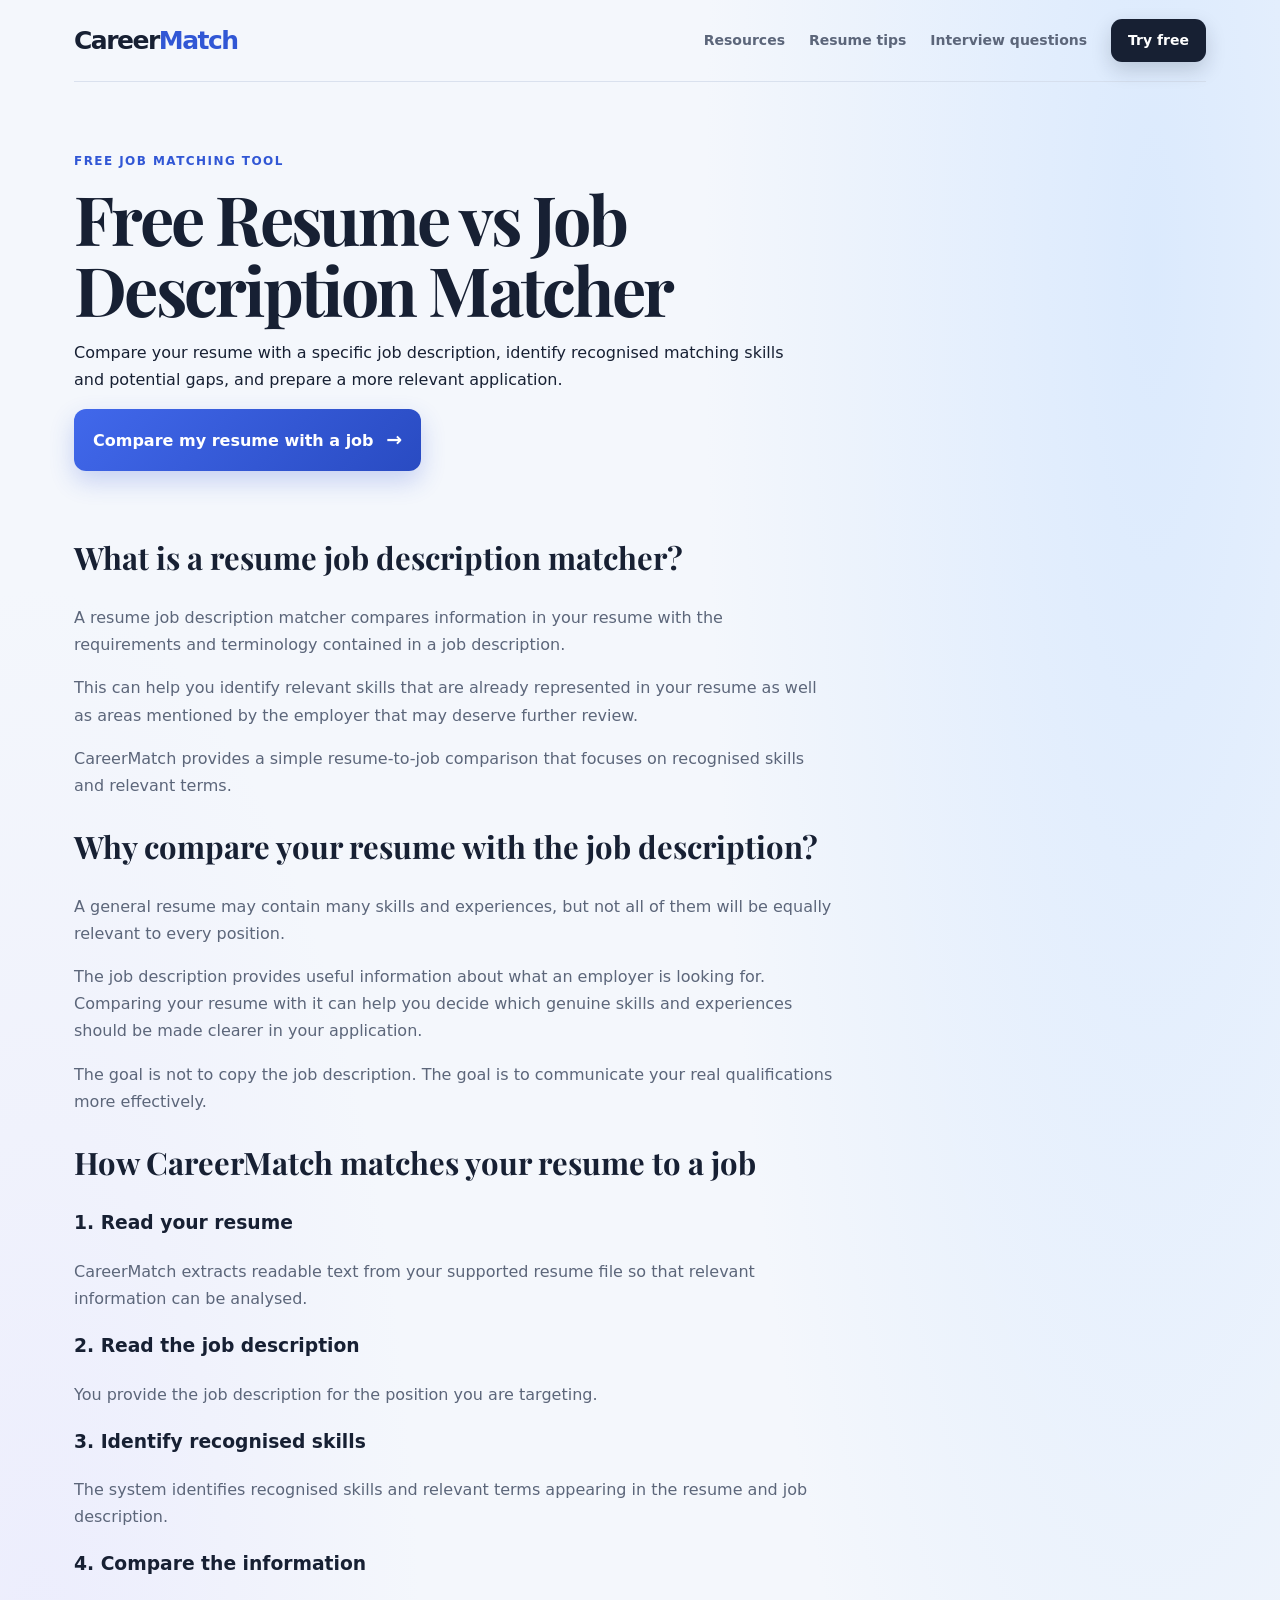
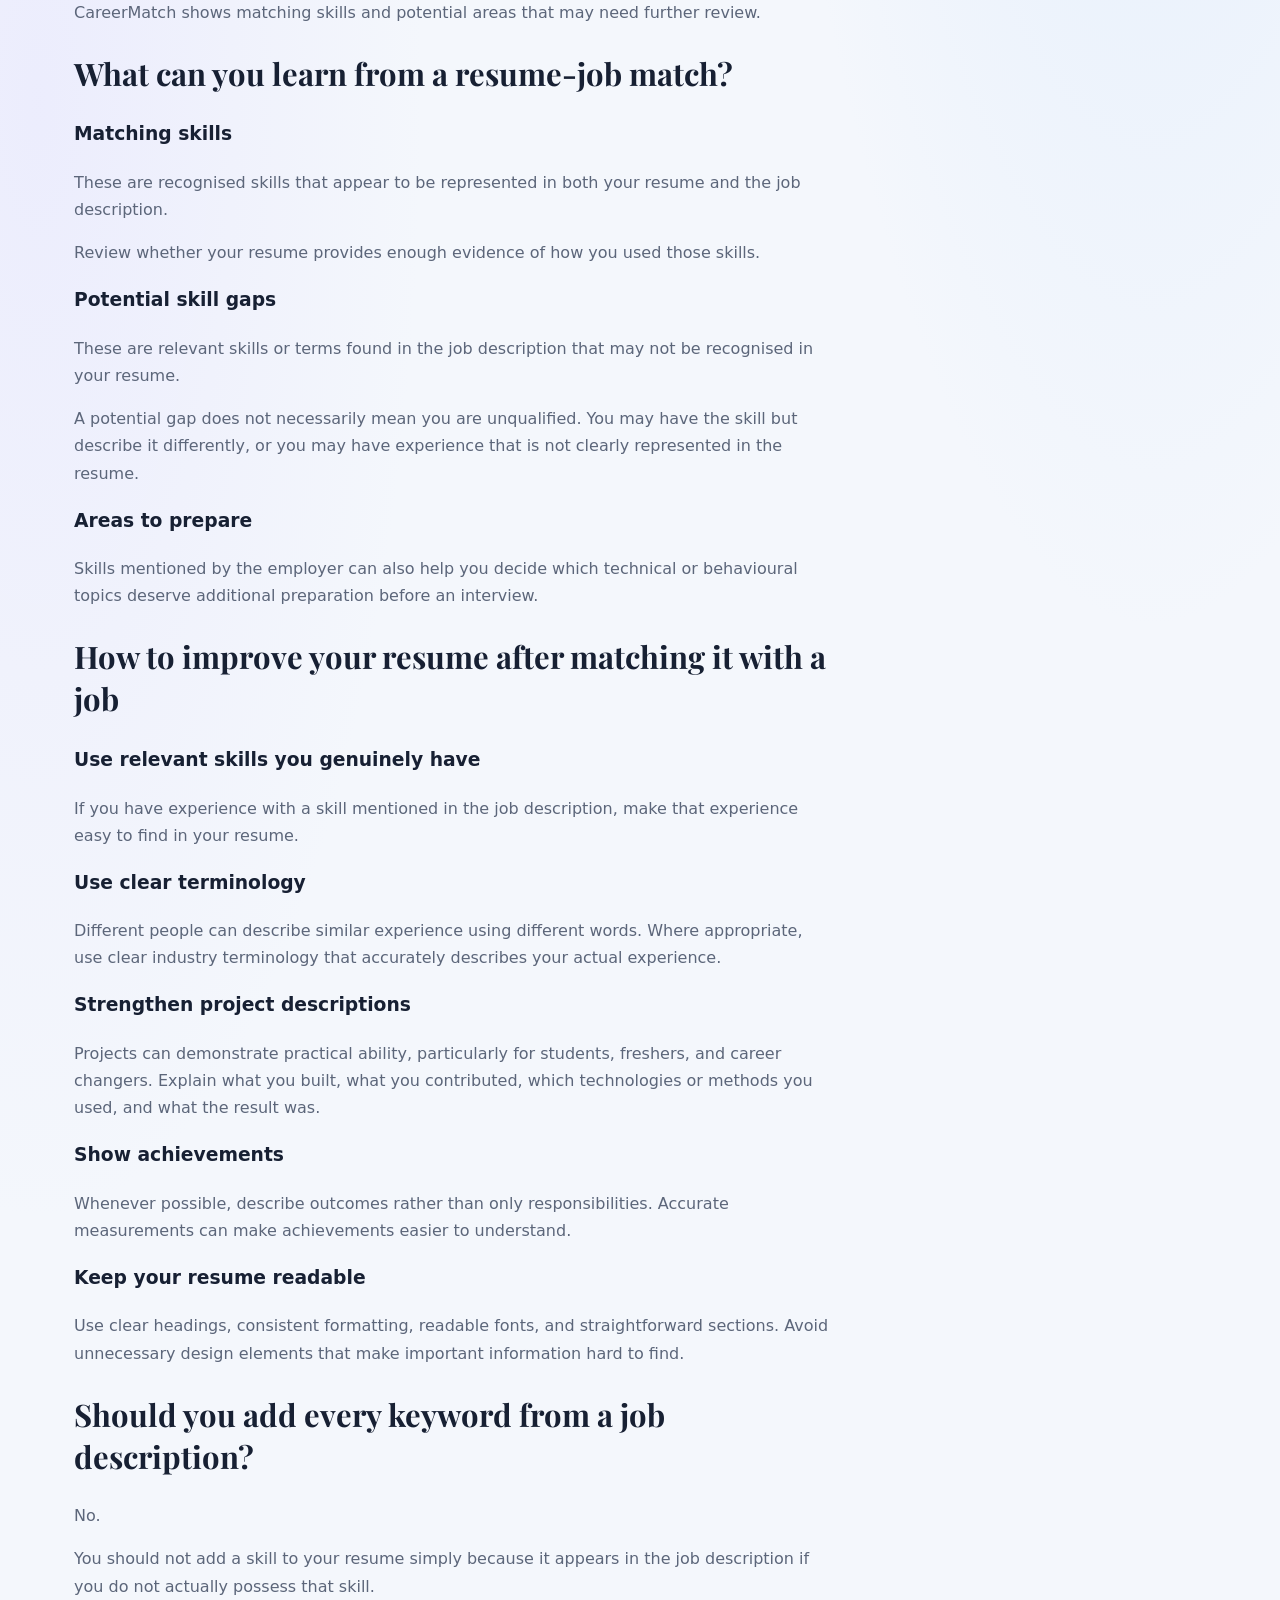
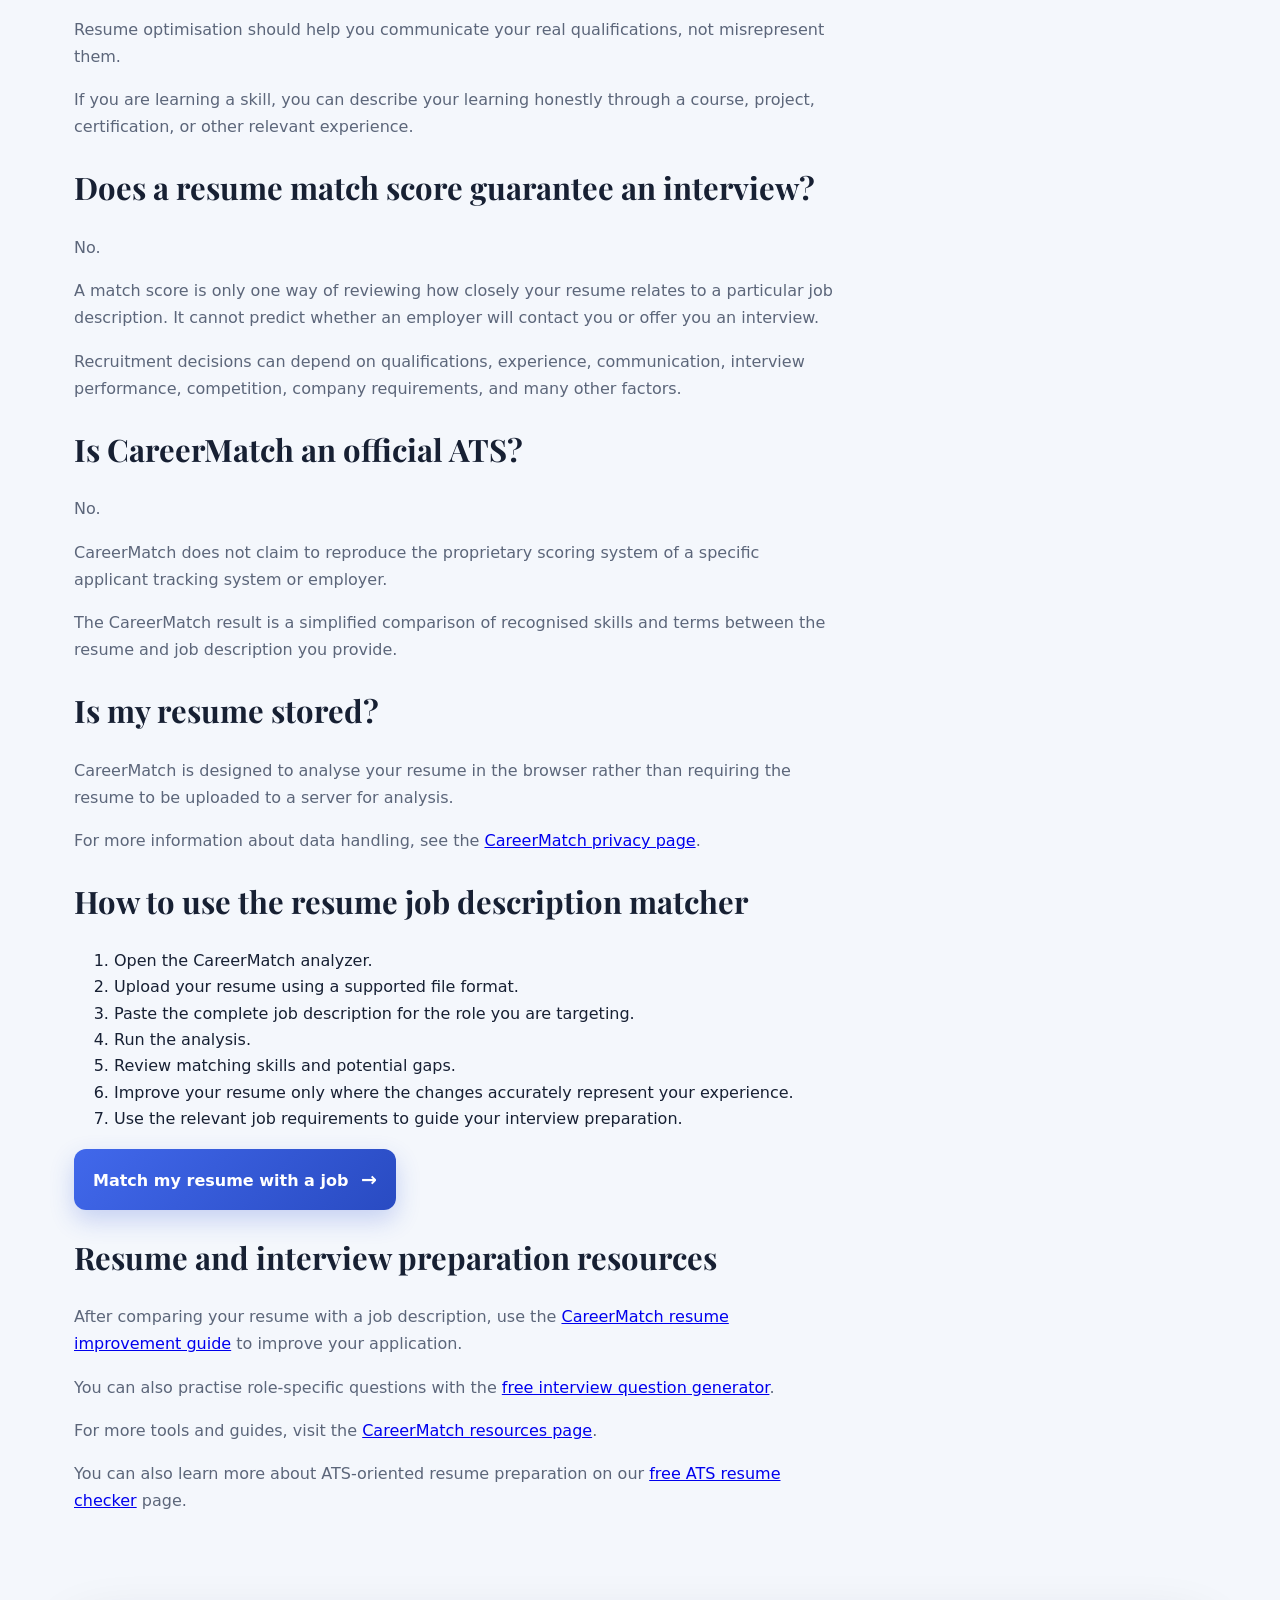
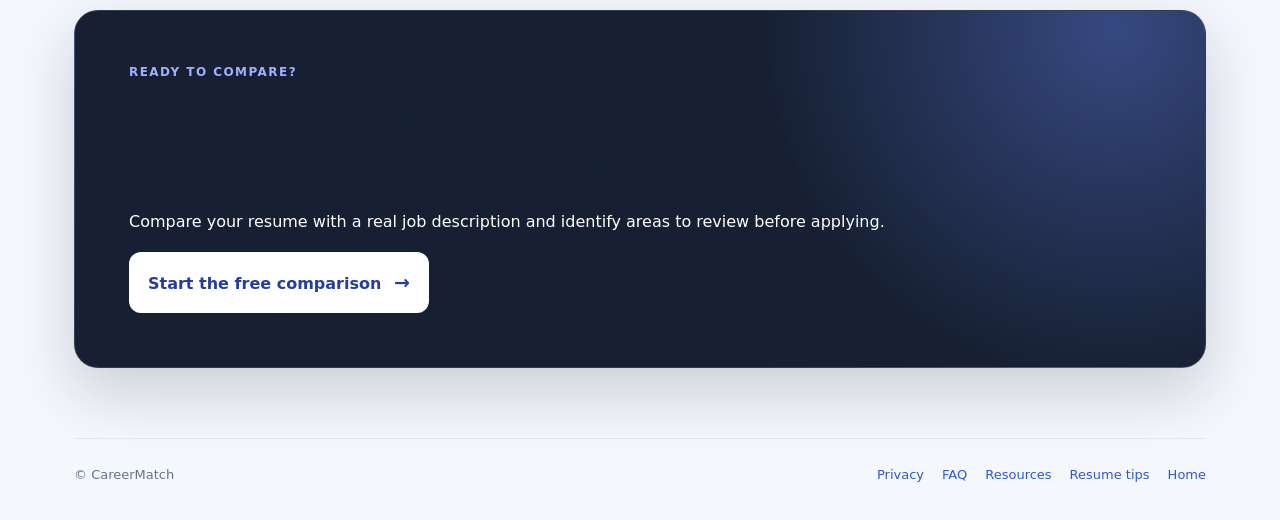
<file: resume-job-description-matcher.html>
<!doctype html>
<html lang="en">
<head>
<meta charset="utf-8">
<meta name="viewport" content="width=device-width,initial-scale=1">

<title>Free Resume vs Job Description Matcher | CareerMatch</title>

<meta name="description" content="Compare your resume with a job description for free. CareerMatch identifies recognised matching skills, potential skill gaps, and areas to review before applying.">

<meta name="robots" content="index, follow">

<link rel="canonical" href="https://resume-interview-analyzer.pratyushk824-786.workers.dev/resume-job-description-matcher">

<meta property="og:type" content="website">
<meta property="og:title" content="Free Resume vs Job Description Matcher | CareerMatch">
<meta property="og:description" content="Compare your resume with a target job description, identify matching skills and potential gaps, and prepare your application.">
<meta property="og:url" content="https://resume-interview-analyzer.pratyushk824-786.workers.dev/resume-job-description-matcher">
<meta property="og:site_name" content="CareerMatch">

<meta name="twitter:card" content="summary">
<meta name="twitter:title" content="Free Resume vs Job Description Matcher">
<meta name="twitter:description" content="Compare your resume with a job description and identify relevant skills and potential gaps.">

<script type="application/ld+json">
{
  "@context": "https://schema.org",
  "@type": "WebApplication",
  "name": "CareerMatch Resume Job Description Matcher",
  "url": "https://resume-interview-analyzer.pratyushk824-786.workers.dev/resume-job-description-matcher",
  "applicationCategory": "BusinessApplication",
  "operatingSystem": "Web",
  "isAccessibleForFree": true,
  "offers": {
    "@type": "Offer",
    "price": "0",
    "priceCurrency": "USD"
  },
  "description": "A free web tool for comparing a resume with a job description and identifying recognised matching skills and potential gaps."
}
</script>

<link rel="stylesheet" href="style.css">
</head>

<body>

<main class="shell">

<!-- =========================
     NAVIGATION
========================= -->

<nav>

<a class="logo" href="/">
Career<span>Match</span>
</a>

<div class="nav-links">

<a href="/resources">
Resources
</a>

<a href="/resume-tips">
Resume tips
</a>

<a href="/interview-questions">
Interview questions
</a>

<a href="/#analyzer" class="nav-cta">
Try free
</a>

</div>

</nav>


<!-- =========================
     HERO
========================= -->

<section class="page-hero">

<p class="eyebrow">
FREE JOB MATCHING TOOL
</p>

<h1>
Free Resume vs Job Description Matcher
</h1>

<p>
Compare your resume with a specific job description, identify recognised
matching skills and potential gaps, and prepare a more relevant application.
</p>

<a class="primary-link" href="/#analyzer">
Compare my resume with a job <span>→</span>
</a>

</section>


<!-- =========================
     MAIN CONTENT
========================= -->

<section class="article-section">

<h2>
What is a resume job description matcher?
</h2>

<p>
A resume job description matcher compares information in your resume with the
requirements and terminology contained in a job description.
</p>

<p>
This can help you identify relevant skills that are already represented in your
resume as well as areas mentioned by the employer that may deserve further
review.
</p>

<p>
CareerMatch provides a simple resume-to-job comparison that focuses on
recognised skills and relevant terms.
</p>


<h2>
Why compare your resume with the job description?</h2>

<p>
A general resume may contain many skills and experiences, but not all of them
will be equally relevant to every position.
</p>

<p>
The job description provides useful information about what an employer is
looking for. Comparing your resume with it can help you decide which genuine
skills and experiences should be made clearer in your application.
</p>

<p>
The goal is not to copy the job description. The goal is to communicate your
real qualifications more effectively.
</p>


<h2>
How CareerMatch matches your resume to a job</h2>

<div class="feature-grid">

<div>

<h3>
1. Read your resume
</h3>

<p>
CareerMatch extracts readable text from your supported resume file so that
relevant information can be analysed.
</p>

</div>

<div>

<h3>
2. Read the job description
</h3>

<p>
You provide the job description for the position you are targeting.
</p>

</div>

<div>

<h3>
3. Identify recognised skills
</h3>

<p>
The system identifies recognised skills and relevant terms appearing in the
resume and job description.
</p>

</div>

<div>

<h3>
4. Compare the information
</h3>

<p>
CareerMatch shows matching skills and potential areas that may need further
review.
</p>

</div>

</div>


<h2>
What can you learn from a resume-job match?</h2>

<h3>
Matching skills</h3>

<p>
These are recognised skills that appear to be represented in both your resume
and the job description.
</p>

<p>
Review whether your resume provides enough evidence of how you used those
skills.
</p>

<h3>
Potential skill gaps</h3>

<p>
These are relevant skills or terms found in the job description that may not be
recognised in your resume.
</p>

<p>
A potential gap does not necessarily mean you are unqualified. You may have
the skill but describe it differently, or you may have experience that is not
clearly represented in the resume.
</p>

<h3>
Areas to prepare</h3>

<p>
Skills mentioned by the employer can also help you decide which technical or
behavioural topics deserve additional preparation before an interview.
</p>


<h2>
How to improve your resume after matching it with a job</h2>

<h3>
Use relevant skills you genuinely have</h3>

<p>
If you have experience with a skill mentioned in the job description, make that
experience easy to find in your resume.
</p>

<h3>
Use clear terminology</h3>

<p>
Different people can describe similar experience using different words. Where
appropriate, use clear industry terminology that accurately describes your
actual experience.
</p>

<h3>
Strengthen project descriptions</h3>

<p>
Projects can demonstrate practical ability, particularly for students,
freshers, and career changers. Explain what you built, what you contributed,
which technologies or methods you used, and what the result was.
</p>

<h3>
Show achievements</h3>

<p>
Whenever possible, describe outcomes rather than only responsibilities.
Accurate measurements can make achievements easier to understand.
</p>

<h3>
Keep your resume readable</h3>

<p>
Use clear headings, consistent formatting, readable fonts, and straightforward
sections. Avoid unnecessary design elements that make important information
hard to find.
</p>


<h2>
Should you add every keyword from a job description?</h2>

<p>
No.
</p>

<p>
You should not add a skill to your resume simply because it appears in the job
description if you do not actually possess that skill.
</p>

<p>
Resume optimisation should help you communicate your real qualifications,
not misrepresent them.
</p>

<p>
If you are learning a skill, you can describe your learning honestly through a
course, project, certification, or other relevant experience.
</p>


<h2>
Does a resume match score guarantee an interview?</h2>

<p>
No.
</p>

<p>
A match score is only one way of reviewing how closely your resume relates to a
particular job description. It cannot predict whether an employer will contact
you or offer you an interview.
</p>

<p>
Recruitment decisions can depend on qualifications, experience, communication,
interview performance, competition, company requirements, and many other
factors.
</p>


<h2>
Is CareerMatch an official ATS?</h2>

<p>
No.
</p>

<p>
CareerMatch does not claim to reproduce the proprietary scoring system of a
specific applicant tracking system or employer.
</p>

<p>
The CareerMatch result is a simplified comparison of recognised skills and
terms between the resume and job description you provide.
</p>


<h2>
Is my resume stored?</h2>

<p>
CareerMatch is designed to analyse your resume in the browser rather than
requiring the resume to be uploaded to a server for analysis.
</p>

<p>
For more information about data handling, see the
<a href="/privacy">CareerMatch privacy page</a>.
</p>


<h2>
How to use the resume job description matcher</h2>

<ol>

<li>
Open the CareerMatch analyzer.
</li>

<li>
Upload your resume using a supported file format.
</li>

<li>
Paste the complete job description for the role you are targeting.
</li>

<li>
Run the analysis.
</li>

<li>
Review matching skills and potential gaps.
</li>

<li>
Improve your resume only where the changes accurately represent your
experience.
</li>

<li>
Use the relevant job requirements to guide your interview preparation.
</li>

</ol>

<a class="primary-link" href="/#analyzer">
Match my resume with a job <span>→</span>
</a>


<h2>
Resume and interview preparation resources</h2>

<p>
After comparing your resume with a job description, use the
<a href="/resume-tips">CareerMatch resume improvement guide</a>
to improve your application.
</p>

<p>
You can also practise role-specific questions with the
<a href="/interview-questions">free interview question generator</a>.
</p>

<p>
For more tools and guides, visit the
<a href="/resources">CareerMatch resources page</a>.
</p>

<p>
You can also learn more about ATS-oriented resume preparation on our
<a href="/ats-resume-checker">free ATS resume checker</a> page.
</p>

</section>


<!-- =========================
     FINAL CTA
========================= -->

<section class="closing">

<p class="eyebrow">
READY TO COMPARE?
</p>

<h2>
See how your resume matches your target job.
</h2>

<p>
Compare your resume with a real job description and identify areas
to review before applying.
</p>

<a class="primary-link" href="/#analyzer">
Start the free comparison <span>→</span>
</a>

</section>


<!-- =========================
     FOOTER
========================= -->

<footer>

<span>
© CareerMatch
</span>

<div>

<a href="/privacy">
Privacy
</a>

<a href="/faq">
FAQ
</a>

<a href="/resources">
Resources
</a>

<a href="/resume-tips">
Resume tips
</a>

<a href="/">
Home
</a>

</div>

</footer>

</main>

</body>
</html>
</file>
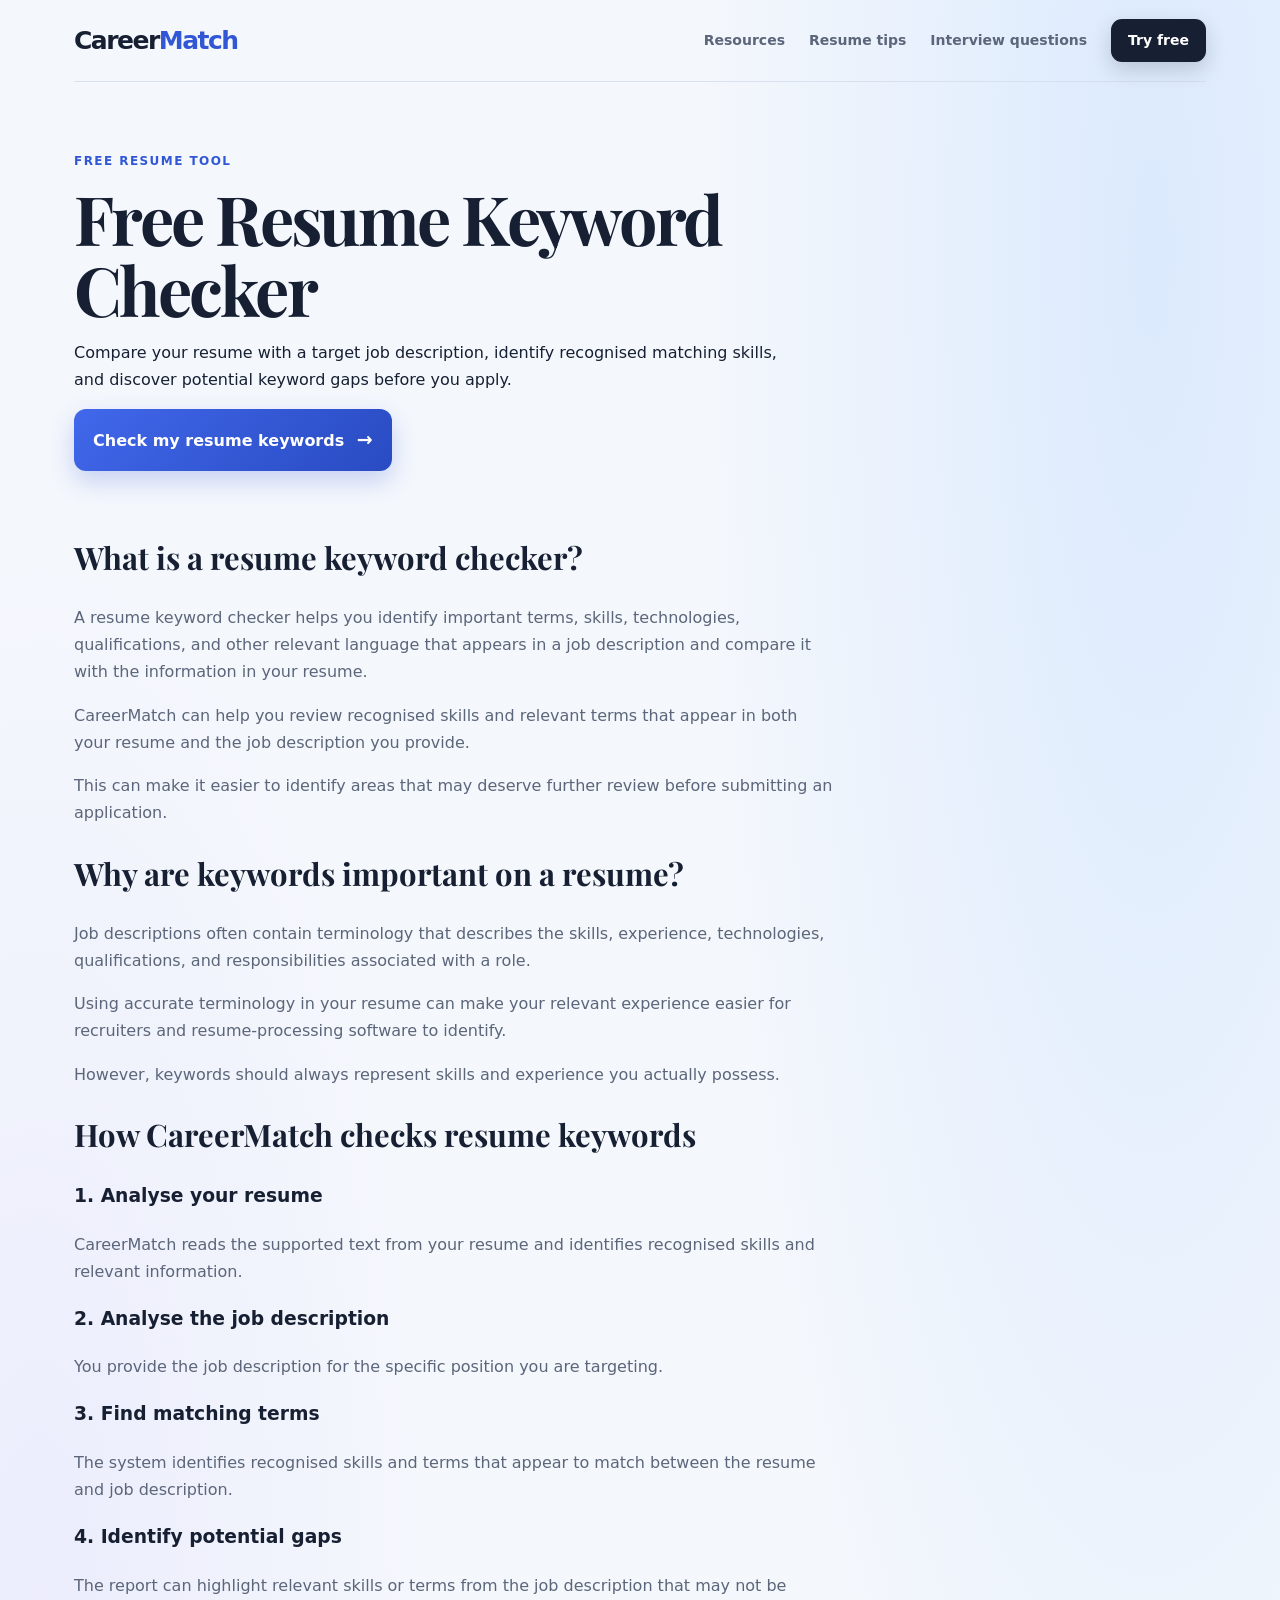
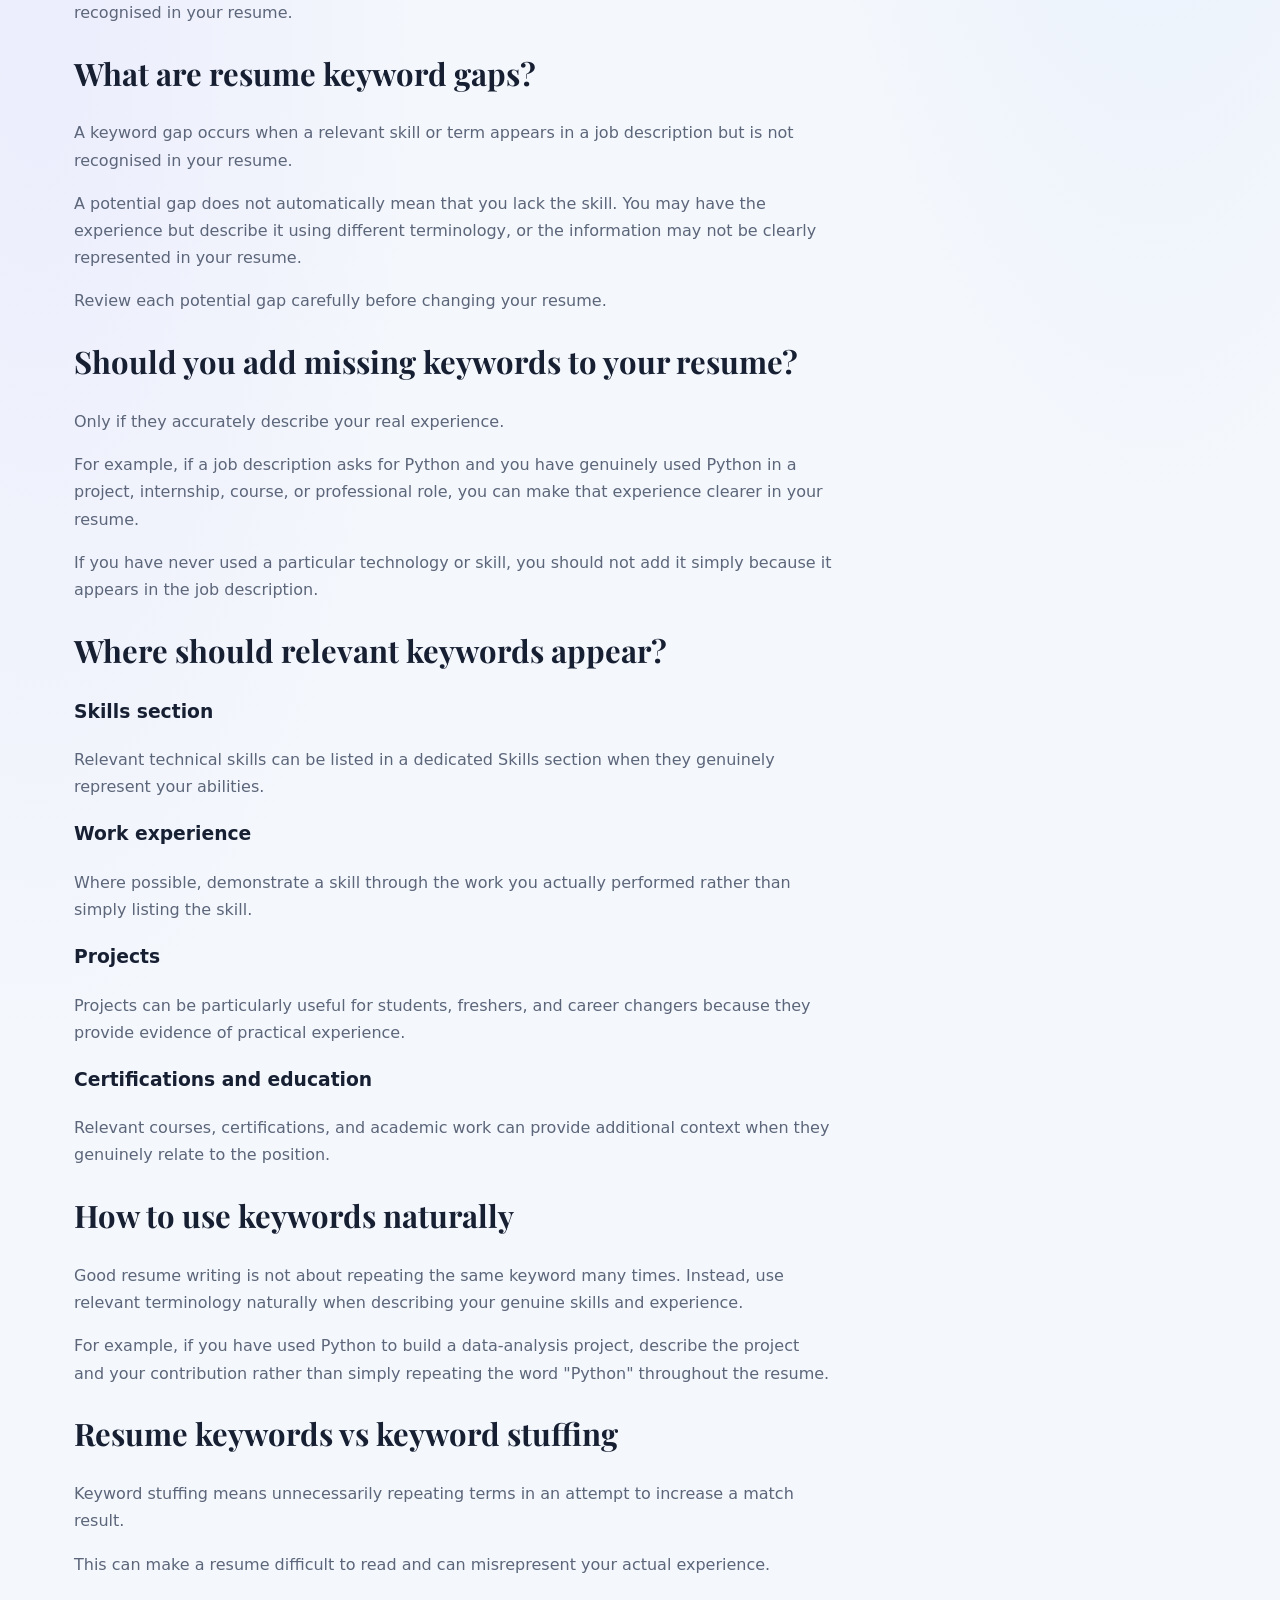
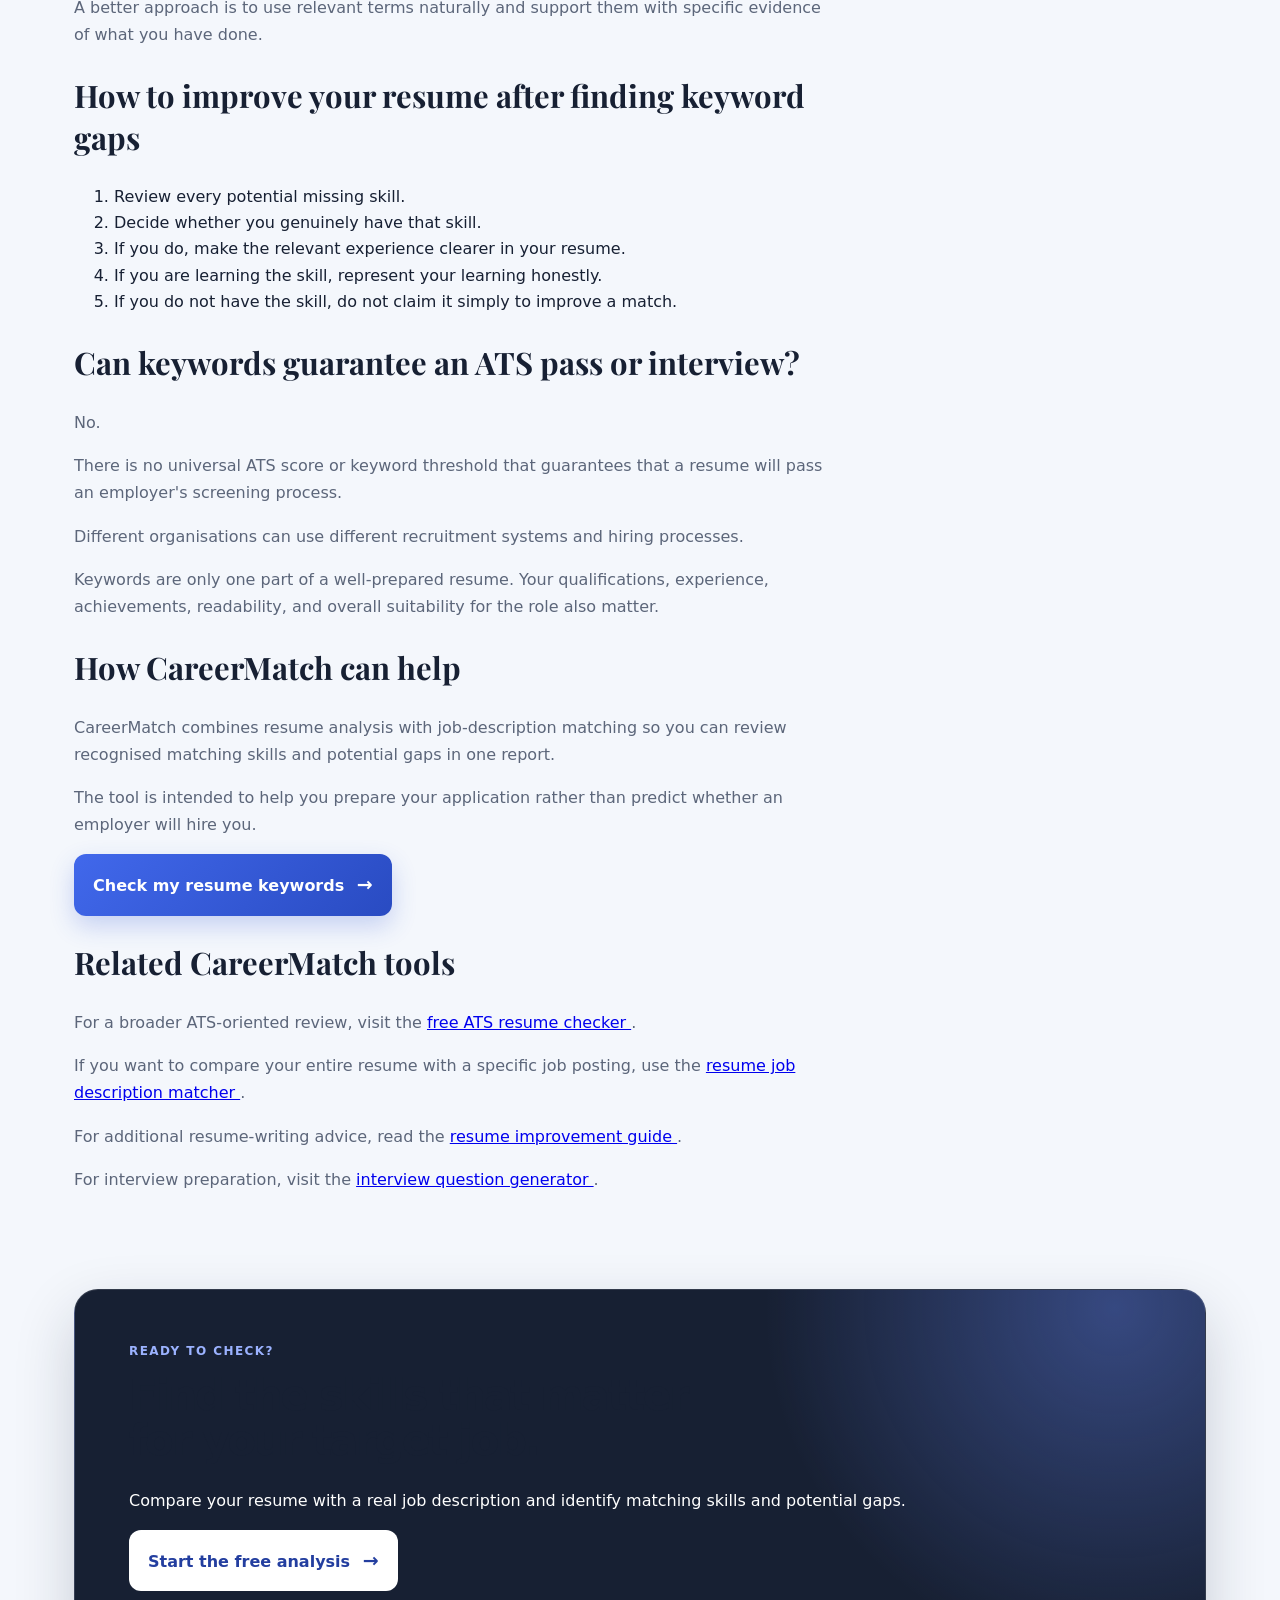
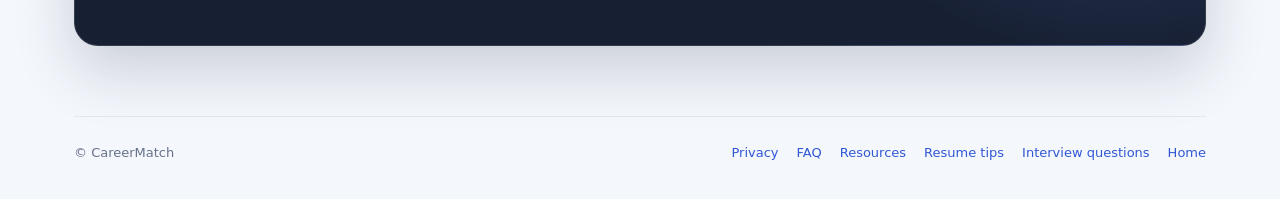
<file: resume-keyword-checker.html>
<!doctype html>
<html lang="en">
<head>
<meta charset="utf-8">
<meta name="viewport" content="width=device-width,initial-scale=1">

<title>Free Resume Keyword Checker | Find Missing Job Keywords | CareerMatch</title>

<meta name="description" content="Use CareerMatch's free resume keyword checker to compare your resume with a job description, identify relevant matching skills, and find potential keyword gaps before applying.">

<meta name="robots" content="index, follow">

<link rel="canonical" href="https://resume-interview-analyzer.pratyushk824-786.workers.dev/resume-keyword-checker">

<meta property="og:type" content="website">
<meta property="og:title" content="Free Resume Keyword Checker | CareerMatch">
<meta property="og:description" content="Compare your resume with a job description and identify relevant matching skills and potential keyword gaps.">
<meta property="og:url" content="https://resume-interview-analyzer.pratyushk824-786.workers.dev/resume-keyword-checker">
<meta property="og:site_name" content="CareerMatch">

<meta name="twitter:card" content="summary">
<meta name="twitter:title" content="Free Resume Keyword Checker">
<meta name="twitter:description" content="Find relevant resume keywords, matching skills, and potential gaps before applying.">

<script type="application/ld+json">
{
  "@context": "https://schema.org",
  "@type": "WebApplication",
  "name": "CareerMatch Resume Keyword Checker",
  "url": "https://resume-interview-analyzer.pratyushk824-786.workers.dev/resume-keyword-checker",
  "applicationCategory": "BusinessApplication",
  "operatingSystem": "Web",
  "isAccessibleForFree": true,
  "offers": {
    "@type": "Offer",
    "price": "0",
    "priceCurrency": "USD"
  },
  "description": "A free tool for comparing recognised resume skills and terms with a target job description."
}
</script>

<link rel="stylesheet" href="style.css">
</head>

<body>

<main class="shell">

<!-- =========================
     NAVIGATION
========================= -->

<nav>

<a class="logo" href="/">
Career<span>Match</span>
</a>

<div class="nav-links">

<a href="/resources">
Resources
</a>

<a href="/resume-tips">
Resume tips
</a>

<a href="/interview-questions">
Interview questions
</a>

<a href="/#analyzer" class="nav-cta">
Try free
</a>

</div>

</nav>


<!-- =========================
     HERO
========================= -->

<section class="page-hero">

<p class="eyebrow">
FREE RESUME TOOL
</p>

<h1>
Free Resume Keyword Checker
</h1>

<p>
Compare your resume with a target job description, identify recognised
matching skills, and discover potential keyword gaps before you apply.
</p>

<a class="primary-link" href="/#analyzer">
Check my resume keywords <span>→</span>
</a>

</section>


<!-- =========================
     MAIN CONTENT
========================= -->

<section class="article-section">

<h2>
What is a resume keyword checker?
</h2>

<p>
A resume keyword checker helps you identify important terms, skills,
technologies, qualifications, and other relevant language that appears
in a job description and compare it with the information in your resume.
</p>

<p>
CareerMatch can help you review recognised skills and relevant terms that
appear in both your resume and the job description you provide.
</p>

<p>
This can make it easier to identify areas that may deserve further review
before submitting an application.
</p>


<h2>
Why are keywords important on a resume?
</h2>

<p>
Job descriptions often contain terminology that describes the skills,
experience, technologies, qualifications, and responsibilities associated
with a role.
</p>

<p>
Using accurate terminology in your resume can make your relevant experience
easier for recruiters and resume-processing software to identify.
</p>

<p>
However, keywords should always represent skills and experience you
actually possess.
</p>


<h2>
How CareerMatch checks resume keywords
</h2>

<div class="feature-grid">

<div>

<h3>
1. Analyse your resume
</h3>

<p>
CareerMatch reads the supported text from your resume and identifies
recognised skills and relevant information.
</p>

</div>

<div>

<h3>
2. Analyse the job description
</h3>

<p>
You provide the job description for the specific position you are targeting.
</p>

</div>

<div>

<h3>
3. Find matching terms
</h3>

<p>
The system identifies recognised skills and terms that appear to match
between the resume and job description.
</p>

</div>

<div>

<h3>
4. Identify potential gaps
</h3>

<p>
The report can highlight relevant skills or terms from the job description
that may not be recognised in your resume.
</p>

</div>

</div>


<h2>
What are resume keyword gaps?
</h2>

<p>
A keyword gap occurs when a relevant skill or term appears in a job
description but is not recognised in your resume.
</p>

<p>
A potential gap does not automatically mean that you lack the skill.
You may have the experience but describe it using different terminology,
or the information may not be clearly represented in your resume.
</p>

<p>
Review each potential gap carefully before changing your resume.
</p>


<h2>
Should you add missing keywords to your resume?
</h2>

<p>
Only if they accurately describe your real experience.
</p>

<p>
For example, if a job description asks for Python and you have genuinely
used Python in a project, internship, course, or professional role, you
can make that experience clearer in your resume.
</p>

<p>
If you have never used a particular technology or skill, you should not
add it simply because it appears in the job description.
</p>


<h2>
Where should relevant keywords appear?
</h2>

<h3>
Skills section
</h3>

<p>
Relevant technical skills can be listed in a dedicated Skills section
when they genuinely represent your abilities.
</p>

<h3>
Work experience
</h3>

<p>
Where possible, demonstrate a skill through the work you actually performed
rather than simply listing the skill.
</p>

<h3>
Projects
</h3>

<p>
Projects can be particularly useful for students, freshers, and career
changers because they provide evidence of practical experience.
</p>

<h3>
Certifications and education
</h3>

<p>
Relevant courses, certifications, and academic work can provide additional
context when they genuinely relate to the position.
</p>


<h2>
How to use keywords naturally</h2>

<p>
Good resume writing is not about repeating the same keyword many times.
Instead, use relevant terminology naturally when describing your genuine
skills and experience.
</p>

<p>
For example, if you have used Python to build a data-analysis project,
describe the project and your contribution rather than simply repeating
the word "Python" throughout the resume.
</p>


<h2>
Resume keywords vs keyword stuffing
</h2>

<p>
Keyword stuffing means unnecessarily repeating terms in an attempt to
increase a match result.
</p>

<p>
This can make a resume difficult to read and can misrepresent your actual
experience.
</p>

<p>
A better approach is to use relevant terms naturally and support them with
specific evidence of what you have done.
</p>


<h2>
How to improve your resume after finding keyword gaps
</h2>

<ol>

<li>
Review every potential missing skill.
</li>

<li>
Decide whether you genuinely have that skill.
</li>

<li>
If you do, make the relevant experience clearer in your resume.
</li>

<li>
If you are learning the skill, represent your learning honestly.
</li>

<li>
If you do not have the skill, do not claim it simply to improve a match.
</li>

</ol>


<h2>
Can keywords guarantee an ATS pass or interview?</h2>

<p>
No.
</p>

<p>
There is no universal ATS score or keyword threshold that guarantees
that a resume will pass an employer's screening process.
</p>

<p>
Different organisations can use different recruitment systems and hiring
processes.
</p>

<p>
Keywords are only one part of a well-prepared resume. Your qualifications,
experience, achievements, readability, and overall suitability for the role
also matter.
</p>


<h2>
How CareerMatch can help
</h2>

<p>
CareerMatch combines resume analysis with job-description matching so you
can review recognised matching skills and potential gaps in one report.
</p>

<p>
The tool is intended to help you prepare your application rather than
predict whether an employer will hire you.
</p>

<a class="primary-link" href="/#analyzer">
Check my resume keywords <span>→</span>
</a>


<h2>
Related CareerMatch tools</h2>

<p>
For a broader ATS-oriented review, visit the
<a href="/ats-resume-checker">
free ATS resume checker
</a>.
</p>

<p>
If you want to compare your entire resume with a specific job posting,
use the
<a href="/resume-job-description-matcher">
resume job description matcher
</a>.
</p>

<p>
For additional resume-writing advice, read the
<a href="/resume-tips">
resume improvement guide
</a>.
</p>

<p>
For interview preparation, visit the
<a href="/interview-questions">
interview question generator
</a>.
</p>

</section>


<!-- =========================
     FINAL CTA
========================= -->

<section class="closing">

<p class="eyebrow">
READY TO CHECK?
</p>

<h2>
Find the skills that matter for your target job.
</h2>

<p>
Compare your resume with a real job description and identify matching
skills and potential gaps.
</p>

<a class="primary-link" href="/#analyzer">
Start the free analysis <span>→</span>
</a>

</section>


<!-- =========================
     FOOTER
========================= -->

<footer>

<span>
© CareerMatch
</span>

<div>

<a href="/privacy">
Privacy
</a>

<a href="/faq">
FAQ
</a>

<a href="/resources">
Resources
</a>

<a href="/resume-tips">
Resume tips
</a>

<a href="/interview-questions">
Interview questions
</a>

<a href="/">
Home
</a>

</div>

</footer>

</main>

</body>
</html>
</file>
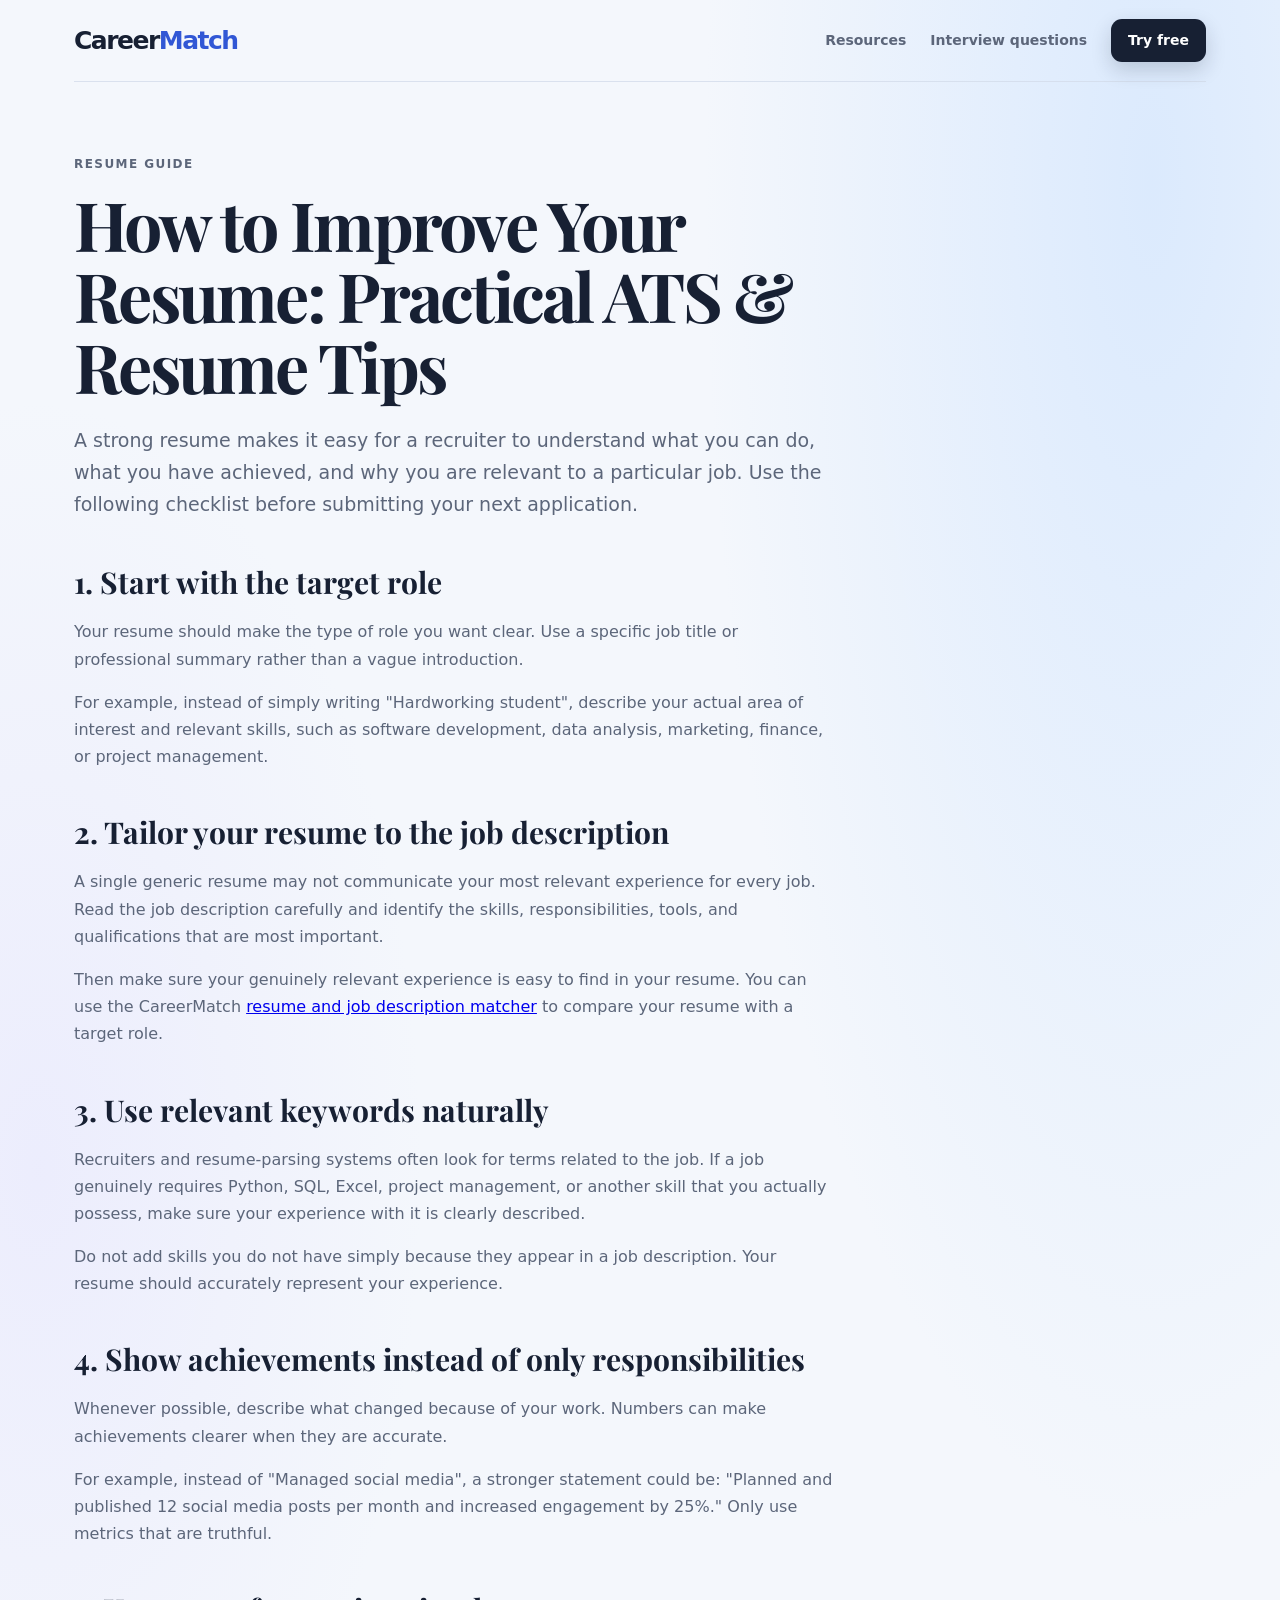
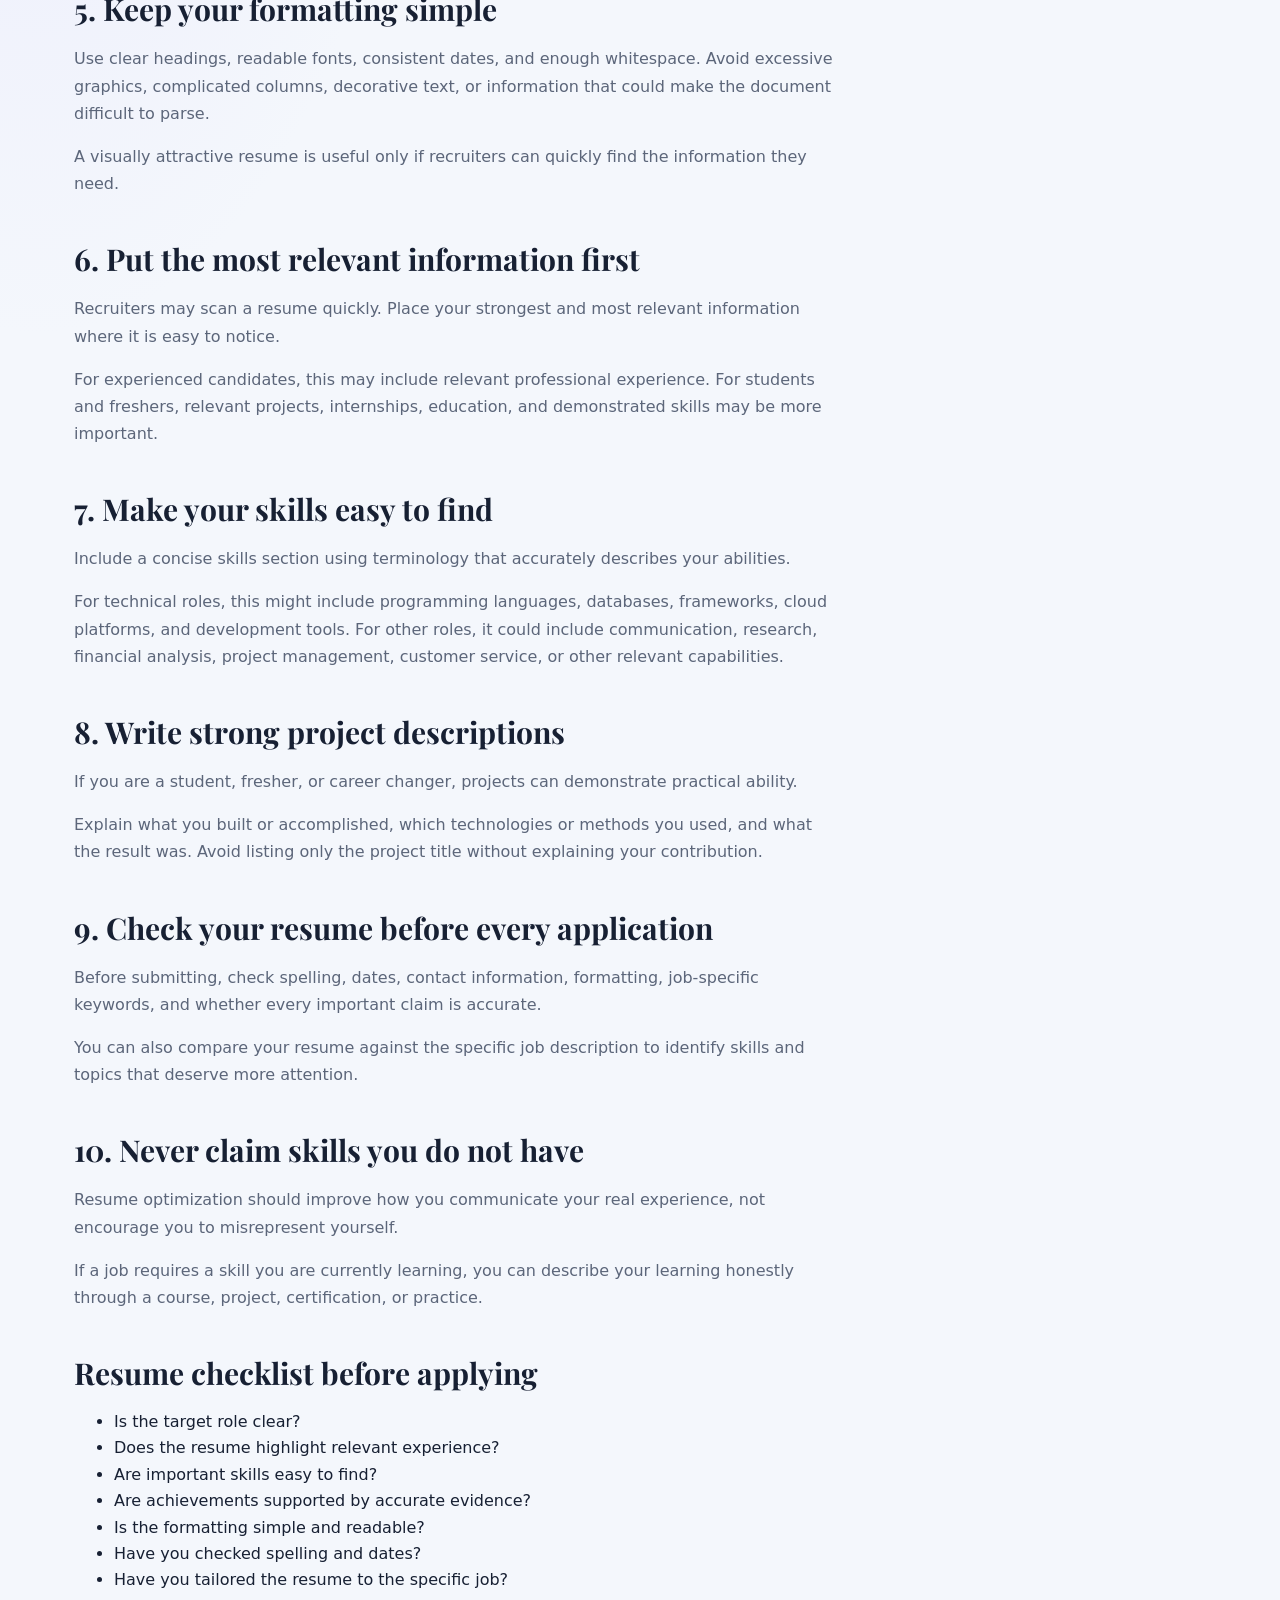
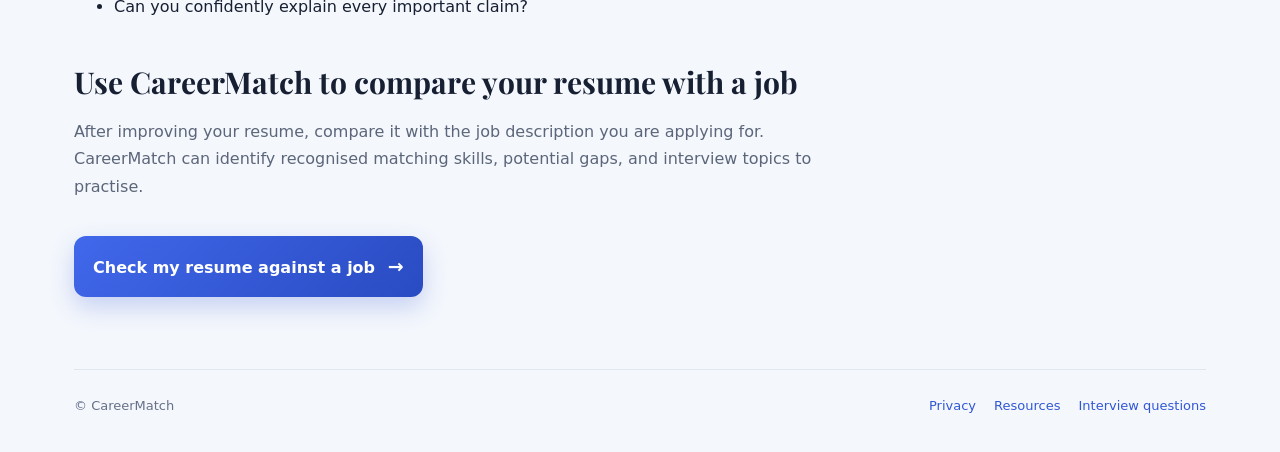
<file: resume-tips.html>
<!doctype html>
<html lang="en">
<head>
<meta charset="utf-8">
<meta name="viewport" content="width=device-width,initial-scale=1">

<title>How to Improve Your Resume: ATS & Resume Tips | CareerMatch</title>

<meta name="description" content="Learn how to improve your resume for ATS systems and recruiters. Get practical resume writing tips, keyword advice, formatting guidance, and job-specific resume strategies.">

<meta name="robots" content="index, follow">

<link rel="canonical" href="https://resume-interview-analyzer.pratyushk824-786.workers.dev/resume-tips">

<meta property="og:type" content="article">
<meta property="og:title" content="How to Improve Your Resume: ATS & Resume Tips">
<meta property="og:description" content="Practical resume tips to make your CV clearer, more relevant, ATS-friendly, and easier for recruiters to understand.">
<meta property="og:url" content="https://resume-interview-analyzer.pratyushk824-786.workers.dev/resume-tips">
<meta property="og:site_name" content="CareerMatch">

<meta name="twitter:card" content="summary">
<meta name="twitter:title" content="How to Improve Your Resume">
<meta name="twitter:description" content="Practical resume improvement and ATS-friendly formatting tips.">

<script type="application/ld+json">
{
  "@context": "https://schema.org",
  "@type": "Article",
  "headline": "How to Improve Your Resume: ATS & Resume Tips",
  "description": "Practical advice for improving resumes, tailoring them to jobs, and making them easier for recruiters and resume parsing systems to understand.",
  "author": {
    "@type": "Organization",
    "name": "CareerMatch"
  },
  "publisher": {
    "@type": "Organization",
    "name": "CareerMatch"
  },
  "mainEntityOfPage": {
    "@type": "WebPage",
    "@id": "https://resume-interview-analyzer.pratyushk824-786.workers.dev/resume-tips"
  }
}
</script>

<link rel="stylesheet" href="style.css">
</head>

<body>

<main class="shell">

<nav>
  <a class="logo" href="/">
    Career<span>Match</span>
  </a>

  <div class="nav-links">
    <a href="/resources">Resources</a>
    <a href="/interview-questions">Interview questions</a>
    <a href="/#analyzer" class="nav-cta">Try free</a>
  </div>
</nav>

<article class="article-page">

<p class="eyebrow">RESUME GUIDE</p>

<h1>How to Improve Your Resume: Practical ATS & Resume Tips</h1>

<p class="article-lead">
A strong resume makes it easy for a recruiter to understand what you can do,
what you have achieved, and why you are relevant to a particular job.
Use the following checklist before submitting your next application.
</p>

<h2>1. Start with the target role</h2>

<p>
Your resume should make the type of role you want clear. Use a specific job title
or professional summary rather than a vague introduction.
</p>

<p>
For example, instead of simply writing "Hardworking student", describe your
actual area of interest and relevant skills, such as software development,
data analysis, marketing, finance, or project management.
</p>

<h2>2. Tailor your resume to the job description</h2>

<p>
A single generic resume may not communicate your most relevant experience for
every job. Read the job description carefully and identify the skills,
responsibilities, tools, and qualifications that are most important.
</p>

<p>
Then make sure your genuinely relevant experience is easy to find in your resume.
You can use the CareerMatch
<a href="/#analyzer">resume and job description matcher</a>
to compare your resume with a target role.
</p>

<h2>3. Use relevant keywords naturally</h2>

<p>
Recruiters and resume-parsing systems often look for terms related to the job.
If a job genuinely requires Python, SQL, Excel, project management, or another
skill that you actually possess, make sure your experience with it is clearly
described.
</p>

<p>
Do not add skills you do not have simply because they appear in a job description.
Your resume should accurately represent your experience.
</p>

<h2>4. Show achievements instead of only responsibilities</h2>

<p>
Whenever possible, describe what changed because of your work.
Numbers can make achievements clearer when they are accurate.
</p>

<p>
For example, instead of "Managed social media", a stronger statement could be:
"Planned and published 12 social media posts per month and increased engagement by 25%."
Only use metrics that are truthful.
</p>

<h2>5. Keep your formatting simple</h2>

<p>
Use clear headings, readable fonts, consistent dates, and enough whitespace.
Avoid excessive graphics, complicated columns, decorative text, or information
that could make the document difficult to parse.
</p>

<p>
A visually attractive resume is useful only if recruiters can quickly find the
information they need.
</p>

<h2>6. Put the most relevant information first</h2>

<p>
Recruiters may scan a resume quickly. Place your strongest and most relevant
information where it is easy to notice.
</p>

<p>
For experienced candidates, this may include relevant professional experience.
For students and freshers, relevant projects, internships, education, and
demonstrated skills may be more important.
</p>

<h2>7. Make your skills easy to find</h2>

<p>
Include a concise skills section using terminology that accurately describes
your abilities.
</p>

<p>
For technical roles, this might include programming languages, databases,
frameworks, cloud platforms, and development tools. For other roles, it could
include communication, research, financial analysis, project management,
customer service, or other relevant capabilities.
</p>

<h2>8. Write strong project descriptions</h2>

<p>
If you are a student, fresher, or career changer, projects can demonstrate
practical ability.
</p>

<p>
Explain what you built or accomplished, which technologies or methods you used,
and what the result was. Avoid listing only the project title without explaining
your contribution.
</p>

<h2>9. Check your resume before every application</h2>

<p>
Before submitting, check spelling, dates, contact information, formatting,
job-specific keywords, and whether every important claim is accurate.
</p>

<p>
You can also compare your resume against the specific job description to identify
skills and topics that deserve more attention.
</p>

<h2>10. Never claim skills you do not have</h2>

<p>
Resume optimization should improve how you communicate your real experience,
not encourage you to misrepresent yourself.
</p>

<p>
If a job requires a skill you are currently learning, you can describe your
learning honestly through a course, project, certification, or practice.
</p>

<h2>Resume checklist before applying</h2>

<ul>
<li>Is the target role clear?</li>
<li>Does the resume highlight relevant experience?</li>
<li>Are important skills easy to find?</li>
<li>Are achievements supported by accurate evidence?</li>
<li>Is the formatting simple and readable?</li>
<li>Have you checked spelling and dates?</li>
<li>Have you tailored the resume to the specific job?</li>
<li>Can you confidently explain every important claim?</li>
</ul>

<h2>Use CareerMatch to compare your resume with a job</h2>

<p>
After improving your resume, compare it with the job description you are applying
for. CareerMatch can identify recognised matching skills, potential gaps, and
interview topics to practise.
</p>

<a class="primary-link" href="/#analyzer">
Check my resume against a job <span>→</span>
</a>

</article>

<footer>
<span>© CareerMatch</span>

<div>
<a href="/privacy">Privacy</a>
<a href="/resources">Resources</a>
<a href="/interview-questions">Interview questions</a>
</div>
</footer>

</main>

</body>
</html>
</file>
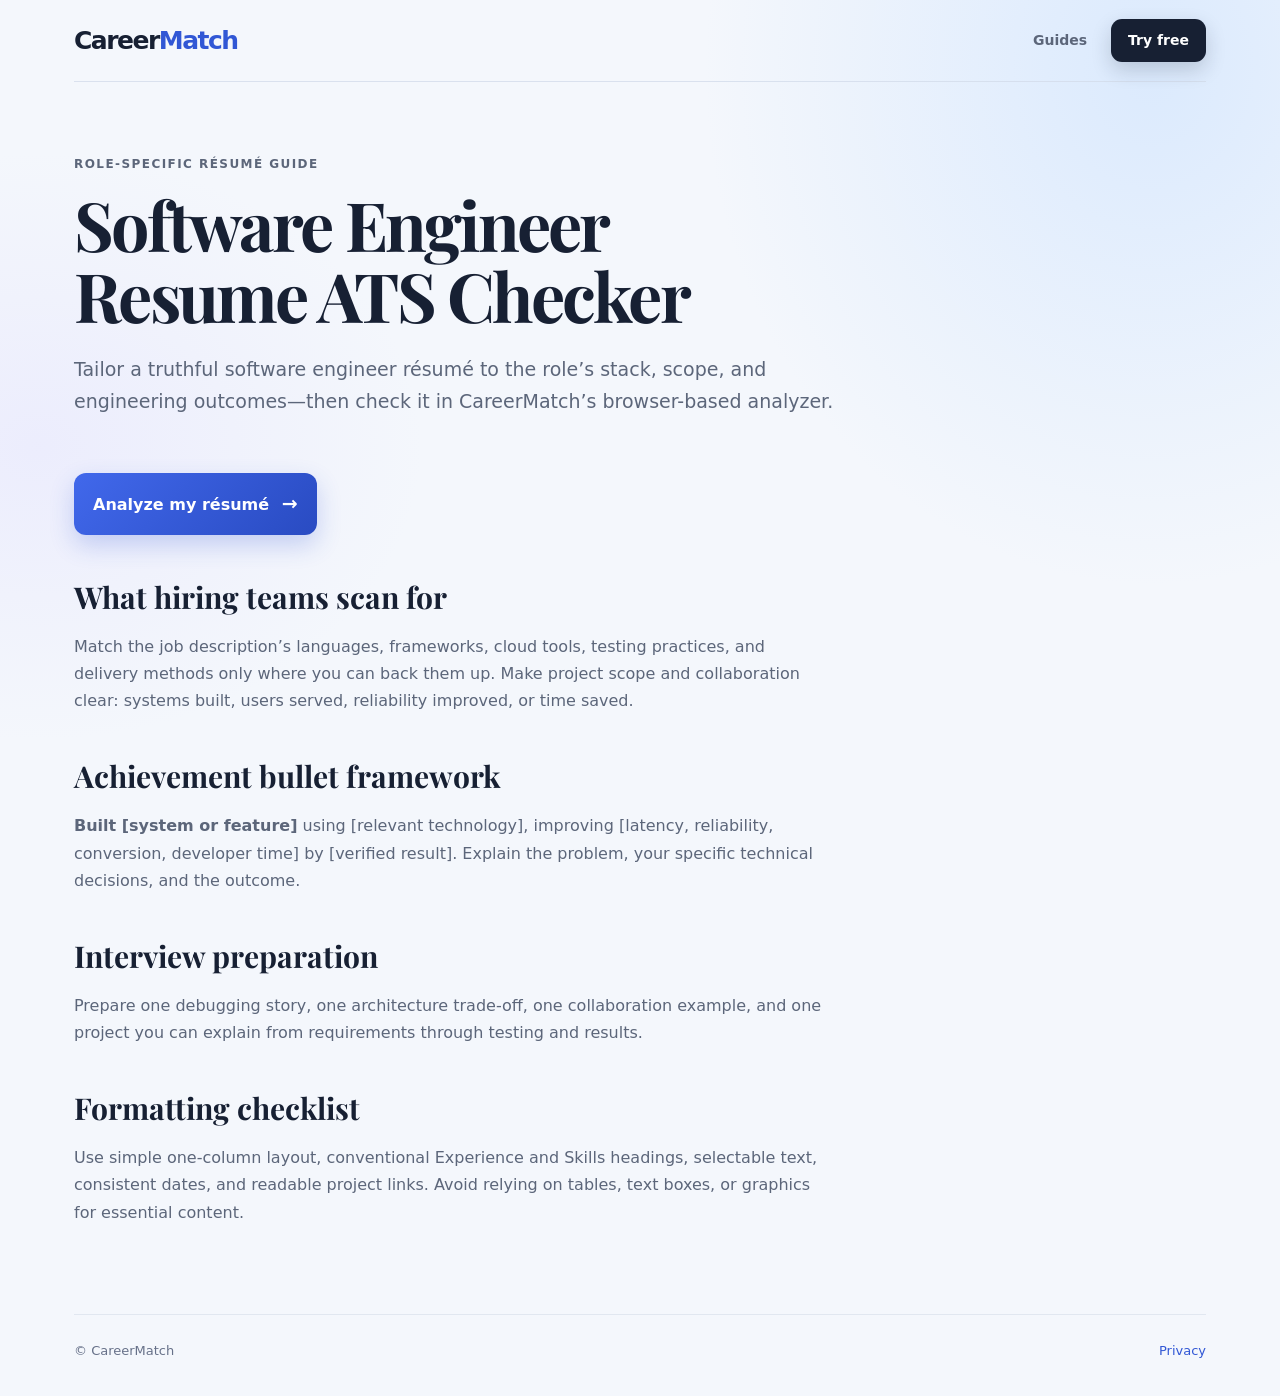
<file: software-engineer-resume-analyzer.html>
<!doctype html><html lang="en"><head><meta charset="utf-8"><meta name="viewport" content="width=device-width,initial-scale=1"><title>Software Engineer Resume ATS Checker | CareerMatch</title><meta name="description" content="Review a software engineer resume against a job description: technical keywords, impact bullets, ATS-safe formatting, and interview preparation."><link rel="canonical" href="https://resume-interview-analyzer.pratyushk824-786.workers.dev/software-engineer-resume-analyzer"><link rel="stylesheet" href="style.css"></head><body><main class="shell"><nav><a class="logo" href="/">Career<span>Match</span></a><div class="nav-links"><a href="/resources">Guides</a><a class="nav-cta" href="/#analyzer">Try free</a></div></nav><article class="article-page"><p class="eyebrow">ROLE-SPECIFIC RÉSUMÉ GUIDE</p><h1>Software Engineer Resume ATS Checker</h1><p class="article-lead">Tailor a truthful software engineer résumé to the role’s stack, scope, and engineering outcomes—then check it in CareerMatch’s browser-based analyzer.</p><a class="primary-link" href="/#analyzer">Analyze my résumé <span>→</span></a><h2>What hiring teams scan for</h2><p>Match the job description’s languages, frameworks, cloud tools, testing practices, and delivery methods only where you can back them up. Make project scope and collaboration clear: systems built, users served, reliability improved, or time saved.</p><h2>Achievement bullet framework</h2><p><strong>Built [system or feature]</strong> using [relevant technology], improving [latency, reliability, conversion, developer time] by [verified result]. Explain the problem, your specific technical decisions, and the outcome.</p><h2>Interview preparation</h2><p>Prepare one debugging story, one architecture trade-off, one collaboration example, and one project you can explain from requirements through testing and results.</p><h2>Formatting checklist</h2><p>Use simple one-column layout, conventional Experience and Skills headings, selectable text, consistent dates, and readable project links. Avoid relying on tables, text boxes, or graphics for essential content.</p></article><footer><span>© <span id="year"></span> CareerMatch</span><div><a href="/privacy">Privacy</a></div></footer></main><script src="site.js"></script></body></html>
</file>
<file: style.css>
@import url('https://fonts.googleapis.com/css2?family=DM+Mono&family=DM+Sans:wght@400;500;600;700&family=Playfair+Display:wght@600;700&display=swap');
:root{--ink:#1f2730;--paper:#f8f6f0;--card:#fffdf9;--teal:#096b68;--mint:#e3f2ec;--coral:#c95f4a;--line:#ddd8ce;--muted:#697076}*{box-sizing:border-box}html{scroll-behavior:smooth}body{margin:0;background:var(--paper);color:var(--ink);font-family:'DM Sans',sans-serif}.shell{max-width:1180px;margin:auto;padding:0 24px}nav{height:78px;display:flex;align-items:center;justify-content:space-between;border-bottom:1px solid var(--line)}nav>a:last-child{font-size:14px;color:var(--teal);text-decoration:none}.logo{font:700 25px 'Playfair Display',serif;color:var(--ink);text-decoration:none}.logo span{color:var(--teal)}.hero{padding:85px 0 45px;max-width:780px}.eyebrow{font:12px 'DM Mono',monospace;color:var(--teal);letter-spacing:.12em;margin:0 0 15px}.hero h1{font:700 clamp(42px,7vw,76px)/1.02 'Playfair Display',serif;letter-spacing:-.04em;margin:0}.lead{font-size:19px;line-height:1.55;color:var(--muted);max-width:650px;margin:25px 0}.trust{display:flex;flex-wrap:wrap;gap:13px 25px;color:var(--teal);font-size:14px;font-weight:600}.analyzer{background:var(--card);border:1px solid var(--line);box-shadow:8px 9px 0 #ddd9cf;padding:30px;max-width:900px}.field{margin-bottom:25px}.field label{display:block;font-size:17px;font-weight:700;margin-bottom:10px}.field em{font-weight:400;font-style:normal;color:var(--muted);font-size:14px}input,textarea{width:100%;border:1px solid #bfcac4;background:#f2f8f5;padding:13px;font:15px 'DM Sans',sans-serif;color:var(--ink)}textarea{resize:vertical;line-height:1.45}.field small{display:block;color:var(--muted);margin-top:7px}button,.offer-button{background:var(--teal);color:#fff;border:0;padding:15px 20px;font:600 16px 'DM Sans',sans-serif;cursor:pointer;text-decoration:none;display:inline-block}button:disabled{opacity:.65}.status{min-height:20px;color:var(--coral);margin:14px 0 0;font-size:14px}.report{padding:58px 0}.report-head{display:flex;justify-content:space-between;gap:30px;align-items:flex-start}.report h2{font:700 clamp(37px,5vw,58px)/1.05 'Playfair Display',serif;margin:0}.report-head p:not(.eyebrow){color:var(--muted);margin:8px 0}.actions{display:flex;gap:10px;flex-wrap:wrap}.outline{background:transparent;color:var(--teal);border:1px solid var(--teal)}.text-button{background:transparent;color:var(--teal);padding:12px}.score-card{display:flex;gap:25px;align-items:center;background:var(--mint);border:1px solid #b7d9cd;padding:25px;margin:35px 0 20px}.score{background:var(--teal);color:#fff;min-width:120px;height:120px;border-radius:50%;display:grid;place-content:center;text-align:center}.score span{font-size:31px;font-weight:700}.score small{font-size:12px}.score-card h3,.card h3,.offer h3{font:700 27px 'Playfair Display',serif;margin:0 0 8px}.score-card p{margin:0;color:var(--muted)}.grid{display:grid;grid-template-columns:repeat(2,minmax(0,1fr));gap:20px}.card{background:var(--card);border:1px solid var(--line);padding:24px}.card h3{font-size:25px}.muted{color:var(--muted);line-height:1.5;font-size:14px}.tags{display:flex;flex-wrap:wrap;gap:7px;margin-top:16px}.tag{display:inline-block;padding:6px 9px;border:1px solid #c8d7d1;background:#f5f8f6;font-size:13px}.tag.good{background:#dcefe6;border-color:#a9cfbe}.tag.gap{background:#fff1e9;border-color:#edc0ad}.skill-group{margin:17px 0}.skill-group h4{font-size:13px;text-transform:uppercase;letter-spacing:.07em;color:var(--teal);margin:0 0 8px}.skill-group .tag{margin:0 5px 5px 0}.card ol,.card ul{line-height:1.6;padding-left:20px}.wide{grid-column:span 2}.offer{display:flex;justify-content:space-between;align-items:center;gap:25px;margin-top:22px;background:var(--ink);color:#fff;padding:30px}.offer p{color:#d5dadc;margin:0}.offer .eyebrow{color:#8ed4c3}.offer h3{font-size:29px}.offer-button{background:#f0c766;color:var(--ink);white-space:nowrap}.private-note{color:var(--muted);font-size:13px;margin-top:24px}.how{padding:80px 0}.how>div{display:grid;grid-template-columns:repeat(3,1fr);gap:35px}.how article b{font:14px 'DM Mono',monospace;color:var(--teal)}.how article h3{font:700 25px 'Playfair Display',serif;margin:10px 0}.how article p{color:var(--muted);line-height:1.5}.hidden{display:none}@media(max-width:700px){.shell{padding:0 17px}.hero{padding-top:55px}.analyzer{padding:20px}.report-head,.score-card,.offer{display:block}.actions{margin-top:20px}.score{margin-bottom:18px}.grid,.how>div{grid-template-columns:1fr}.wide{grid-column:auto}.offer-button{margin-top:20px}}
@media print{nav,.hero,.analyzer,.how,.actions,.offer,.private-note{display:none!important}.shell{max-width:none;padding:0}.report{padding:0}.report-head{display:block}.card,.score-card{break-inside:avoid;box-shadow:none}.grid{gap:10px}}

/* Landing page refresh */
.nav-links{display:flex;align-items:center;gap:22px}.nav-links a{font-size:14px;color:var(--teal);font-weight:600;text-decoration:none}.nav-cta{background:var(--teal);color:#fff!important;padding:9px 14px}.hero{max-width:none;display:grid;grid-template-columns:minmax(0,1.2fr) minmax(270px,.8fr);gap:70px;align-items:center;padding:86px 0 72px}.hero h1 em{color:var(--teal);font-weight:600}.hero-actions{display:flex;align-items:center;gap:17px;flex-wrap:wrap}.primary-link{background:var(--teal);color:#fff;padding:15px 19px;font-weight:700;text-decoration:none;display:inline-block;box-shadow:5px 5px 0 #c6e2d6}.primary-link span{font-size:19px;margin-left:7px}.free-note{font-size:13px;color:var(--muted)}.trust{margin-top:27px;font-size:13px}.preview-card{background:#fdfef9;border:1px solid #b7d9cd;padding:20px;box-shadow:13px 14px 0 #d6eee4;transform:rotate(2deg)}.preview-top,.preview-line{display:flex;justify-content:space-between;align-items:center}.mini-logo{font:700 14px 'Playfair Display',serif}.pill{font-size:11px;color:var(--teal);background:#d5ec8d;padding:4px 8px;border-radius:20px}.preview-label{font:10px 'DM Mono',monospace;letter-spacing:.09em;color:var(--muted);margin:28px 0 8px}.preview-score{display:flex;align-items:center;gap:15px}.preview-score strong{font:700 44px 'Playfair Display',serif;color:var(--teal)}.preview-score span{font-size:13px;color:var(--muted);line-height:1.35}.preview-line{font-size:13px;margin-top:24px}.bar{height:8px;background:#dce8e2;margin:9px 0 14px;border-radius:10px}.bar i{display:block;width:78%;height:100%;background:var(--teal);border-radius:10px}.preview-tags span{display:inline-block;background:#f5f8f6;padding:6px 8px;font-size:11px;margin:0 4px 4px 0;border:1px solid #c8d7d1}.preview-tip{font-size:12px;background:#f4f7e4;padding:10px;line-height:1.4;margin:20px 0 0;color:var(--teal)}.analyzer{max-width:920px;padding:35px}.analyzer-heading{margin-bottom:27px}.analyzer-heading h2,.benefits h2,.how h2,.closing h2{font:700 38px/1.08 'Playfair Display',serif;letter-spacing:-.025em;margin:0}.analyzer-heading>p:last-child{color:var(--muted);margin:9px 0 0}.field label b{font:12px 'DM Mono',monospace;color:#fff;background:var(--teal);padding:4px 6px;margin-right:8px}.benefits{padding:100px 0 40px}.benefits>div,.steps{display:grid;grid-template-columns:repeat(3,1fr);gap:18px;margin-top:28px}.benefits article{border-top:2px solid var(--teal);padding:21px 15px 0 0}.icon{font-size:29px;color:var(--teal)}.benefits h3,.how h3{font:700 24px 'Playfair Display',serif;margin:13px 0 7px}.benefits p,.how p{color:var(--muted);line-height:1.55;margin:0}.how{padding:90px 0}.how-title{max-width:610px}.steps{margin-top:34px}.steps article{background:var(--mint);padding:23px}.steps article:nth-child(2){background:#f5f1e4}.steps article:nth-child(3){background:#eaf0f5}.steps article b{font:13px 'DM Mono',monospace;color:var(--teal)}.closing{background:var(--ink);color:#fff;padding:54px;margin-bottom:70px}.closing .eyebrow{color:#b4dc61}.closing h2{max-width:600px;font-size:42px;margin-bottom:24px}.closing .primary-link{background:#d5ec8d;color:var(--ink);box-shadow:none}
@media(max-width:760px){.hero{grid-template-columns:1fr;padding:55px 0;gap:38px}.preview-card{max-width:340px;margin:auto}.analyzer{padding:22px}.benefits>div,.steps{grid-template-columns:1fr}.closing{padding:35px 25px}.closing h2{font-size:34px}.nav-links{gap:12px}}@media print{.benefits,.closing{display:none!important}}
.feedback{display:flex;justify-content:space-between;align-items:center;gap:20px;border:1px solid #b7d9cd;background:#eef8f3;padding:18px 20px;margin-top:18px}.feedback strong,.feedback span{display:block}.feedback span{font-size:13px;color:var(--muted);margin-top:4px}.feedback a{background:var(--teal);color:#fff;padding:10px 13px;font-weight:600;font-size:14px;text-decoration:none;white-space:nowrap}footer{display:flex;justify-content:space-between;align-items:center;border-top:1px solid var(--line);padding:25px 0 35px;color:var(--muted);font-size:13px}footer div{display:flex;gap:18px}footer a{color:var(--teal);text-decoration:none}@media(max-width:760px){.feedback,footer{display:block}.feedback a{margin-top:14px}footer div{margin-top:10px}}@media print{.feedback,footer{display:none!important}}
.resource-promo{display:grid;grid-template-columns:1fr 1fr;gap:50px;background:#f0f5e8;padding:48px;margin-top:65px}.resource-promo h2{font:700 38px/1.05 'Playfair Display',serif;margin:0}.resource-promo p:last-child{color:var(--muted);line-height:1.5}.resource-links{display:grid;align-content:center}.resource-links a{display:flex;justify-content:space-between;color:var(--ink);font-weight:700;text-decoration:none;padding:15px 0;border-bottom:1px solid #bdcec3}.resource-links span{color:var(--teal)}.page-hero{max-width:720px;padding:72px 0 40px}.page-hero h1,.article-page h1{font:700 clamp(42px,6vw,68px)/1.04 'Playfair Display',serif;letter-spacing:-.04em;margin:0}.page-hero>p:last-child{font-size:18px;line-height:1.55;color:var(--muted)}.page-hero.compact{padding-bottom:30px}.resource-grid{display:grid;grid-template-columns:repeat(2,1fr);gap:18px;padding-bottom:85px}.resource-grid a{background:var(--card);border:1px solid var(--line);padding:26px;text-decoration:none;color:var(--ink);min-height:230px;display:flex;flex-direction:column}.resource-grid span{font:11px 'DM Mono',monospace;letter-spacing:.1em;color:var(--teal)}.resource-grid h2{font:700 28px/1.05 'Playfair Display',serif;margin:18px 0 8px}.resource-grid p{color:var(--muted);line-height:1.5;margin:0}.resource-grid b{color:var(--teal);margin-top:auto;padding-top:22px}.generator{display:grid;grid-template-columns:minmax(250px,.7fr) minmax(0,1.3fr);gap:30px;background:var(--card);border:1px solid var(--line);padding:30px;margin-bottom:65px}.generator-controls{display:grid;align-content:start;gap:10px}.generator label{font-weight:700;margin-top:9px}.generator select{padding:12px;border:1px solid #bfcac4;background:#f2f8f5;font:15px 'DM Sans',sans-serif}.generator button{margin-top:11px}.question-results{border-left:1px solid var(--line);padding-left:30px}.question-results ol{line-height:1.65;padding-left:20px}.article-section{max-width:760px;padding-bottom:80px}.article-section h2{font:700 31px 'Playfair Display',serif}.article-section p,.article-page p{line-height:1.7;color:var(--muted)}.article-page{max-width:760px;padding:72px 0}.article-page h2{font:700 30px 'Playfair Display',serif;margin:42px 0 8px}.article-lead{font-size:19px!important;margin:22px 0 36px}.article-page .primary-link{margin-top:20px}@media(max-width:760px){.resource-promo,.resource-grid,.generator{grid-template-columns:1fr}.resource-promo{padding:30px}.question-results{border-left:0;border-top:1px solid var(--line);padding:25px 0 0}.page-hero,.article-page{padding-top:50px}}

.linkedin-share {
  background: #0a66c2;
  color: #fff;
  border: 0;
  padding: 12px 16px;
  font: 600 14px 'DM Sans', sans-serif;
  cursor: pointer;
}

.linkedin-share:hover {
  opacity: 0.9;
}

.linkedin-share:active {
  transform: translateY(1px);
}

/* Interactive report tools */
.live-editor{display:grid;grid-template-columns:minmax(0,1.4fr) minmax(210px,.6fr);gap:20px;margin-top:18px}.live-editor label{font-weight:700}.live-editor textarea{grid-row:2}.live-editor aside{grid-column:2;grid-row:1 / span 2;background:#f2f8f5;border:1px solid #c8d7d1;padding:16px}.keyword-checklist{list-style:none;padding:0;margin:12px 0}.keyword-checklist li{padding:7px 0;border-bottom:1px solid #dce7e1;color:var(--muted)}.keyword-checklist li.complete{color:var(--teal);font-weight:700}.weak-bullets{display:grid;gap:10px;margin-top:16px}.weak-bullet{background:#fff1e9;color:var(--ink);border:1px solid #edc0ad;text-align:left;padding:12px;font-size:14px}.rewrite-results{margin-top:18px;background:#f2f8f5;padding:16px}.rewrite-results:empty{display:none}.rewrite-option{display:block;margin-top:10px}.rewrite-option textarea{background:#fff}.ats-tabs{display:flex;flex-wrap:wrap;gap:8px;margin:18px 0}.ats-tab{background:transparent;color:var(--teal);border:1px solid var(--teal);padding:9px 12px;font-size:13px}.ats-tab.active{background:var(--teal);color:#fff}.ats-preview{display:grid;grid-template-columns:1fr 1fr;gap:20px;background:#f2f8f5;border:1px solid #c8d7d1;padding:18px}.ats-preview h4{margin:15px 0 6px}.ats-preview dl{display:grid;grid-template-columns:90px 1fr;gap:6px;margin:12px 0}.ats-preview dt{font-weight:700}.ats-preview dd{margin:0;color:var(--muted)}.ats-preview pre{white-space:pre-wrap;max-height:220px;overflow:auto;background:#fff;padding:12px;font:12px/1.5 'DM Mono',monospace}.ats-preview ul{margin:0;padding-left:20px;line-height:1.6}.flashcards{display:grid;gap:10px;margin-top:20px}.flashcard{position:relative;min-height:130px;padding:16px;text-align:left;background:#f5f1e4;color:var(--ink);border:1px solid #ded3af}.flashcard-front,.flashcard-back{display:grid;gap:9px}.flashcard small{display:block;color:var(--teal);font-size:12px}.flashcard-back{display:none}.flashcard.flipped{background:#dcefe6;border-color:#a9cfbe}.flashcard.flipped .flashcard-front{display:none}.flashcard.flipped .flashcard-back{display:grid}@media(max-width:760px){.live-editor{grid-template-columns:1fr}.live-editor textarea{grid-row:auto}.live-editor aside{grid-column:auto;grid-row:auto}.ats-preview{grid-template-columns:1fr}}

/* Refined homepage and report presentation */
:root { --focus-ring: 0 0 0 4px rgba(9, 107, 104, .16); }
html { scroll-padding-top: 20px; }
nav { position: relative; }
.nav-links a { transition: background .18s ease, color .18s ease, transform .18s ease; }
.nav-links a:not(.nav-cta):hover { text-decoration: underline; text-underline-offset: 5px; }
.nav-cta { box-shadow: 3px 3px 0 #c6e2d6; }
.nav-cta:hover { background: #075653; transform: translateY(-1px); }
.hero { min-height: 510px; }
.hero-copy { position: relative; z-index: 1; }
.hero h1 em { text-decoration: underline; text-decoration-color: #d5ec8d; text-decoration-thickness: .11em; text-underline-offset: .1em; }
.primary-link, #analyzeButton, .offer-button, .linkedin-share { transition: transform .18s ease, box-shadow .18s ease, background .18s ease; }
.primary-link:hover, #analyzeButton:hover, .offer-button:hover, .linkedin-share:hover { transform: translateY(-2px); box-shadow: 5px 7px 0 rgba(31, 39, 48, .12); }
.preview-card { transition: transform .22s ease, box-shadow .22s ease; }
.preview-card:hover { transform: rotate(0) translateY(-4px); box-shadow: 13px 18px 0 #d6eee4; }
.analyzer { scroll-margin-top: 20px; }
input, textarea, select { border-radius: 2px; }
input:focus-visible, textarea:focus-visible, select:focus-visible, button:focus-visible, a:focus-visible { outline: none; box-shadow: var(--focus-ring); }
#analyzeButton { width: 100%; }
.report { scroll-margin-top: 20px; }
.card, .benefits article, .steps article, .resource-grid a, .resource-links a { transition: transform .2s ease, box-shadow .2s ease, border-color .2s ease; }
.report .card:hover, .resource-grid a:hover { border-color: #b7d9cd; box-shadow: 5px 6px 0 #e3eee8; }
.benefits article { border-bottom: 1px solid var(--line); }
.benefits article:hover, .steps article:hover { transform: translateY(-3px); }
.resource-links a:hover { color: var(--teal); padding-left: 7px; }
.live-editor { align-items: start; }
.live-editor textarea { grid-column: 1; width: 100%; min-height: 260px; }
.live-editor aside { grid-column: 2; grid-row: 1 / span 2; }
.ats-tab { border-radius: 0; }
.ats-tab:hover { background: var(--mint); }
.weak-bullet:hover { border-color: var(--coral); }
.flashcard { transition: transform .18s ease, box-shadow .18s ease; }
.flashcard:hover { transform: translateY(-2px); box-shadow: 3px 4px 0 #ded3af; }
@media (max-width: 760px) {
  .hero { min-height: 0; }
  .nav-links { flex-wrap: wrap; }
  .resource-promo { gap: 20px; }
  .live-editor textarea, .live-editor aside { grid-column: auto; grid-row: auto; }
}
@media (prefers-reduced-motion: reduce) {
  html { scroll-behavior: auto; }
  *, *::before, *::after { transition-duration: .01ms !important; }
}

/* Helpful landing-page content */
.methodology { display: grid; grid-template-columns: minmax(240px, .8fr) minmax(0, 1.2fr); gap: 28px 55px; padding: 70px 34px; margin-top: 30px; background: #eef4ee; border: 1px solid #d5e1d8; }
.methodology-intro h2 { font: 700 clamp(30px, 3.5vw, 42px)/1.08 'Playfair Display', serif; letter-spacing: -.025em; margin: 0; }
.methodology-intro > p:last-child, .methodology-note { color: var(--muted); line-height: 1.65; }
.methodology-steps { list-style: none; counter-reset: method; margin: 0; padding: 0; }
.methodology-steps li { counter-increment: method; display: grid; grid-template-columns: 34px 1fr; gap: 0 12px; padding: 0 0 20px; }
.methodology-steps li::before { content: '0' counter(method); grid-row: span 2; color: var(--teal); font: 12px 'DM Mono', monospace; padding-top: 3px; }
.methodology-steps b { font-size: 16px; }
.methodology-steps span { color: var(--muted); line-height: 1.55; margin-top: 4px; }
.methodology-note { grid-column: 1 / -1; border-top: 1px solid #cbd8cf; padding-top: 17px; margin: 0; }
.methodology-note a { color: var(--teal); font-weight: 700; }
.match-guide, .home-faq { padding: 78px 0 0; }
.match-guide h2, .home-faq h2 { max-width: 760px; font: 700 clamp(32px, 4vw, 46px)/1.08 'Playfair Display', serif; letter-spacing: -.025em; margin: 0; }
.match-guide-grid { display: grid; grid-template-columns: repeat(3, minmax(0, 1fr)); gap: 16px; margin-top: 25px; }
.match-guide-grid article { padding: 21px; border: 1px solid var(--line); background: var(--card); }
.match-guide-grid h3 { font: 700 22px 'Playfair Display', serif; margin: 0 0 9px; }
.match-guide-grid p, .faq-list p { color: var(--muted); line-height: 1.6; margin: 0; }
.match-guide-link { margin: 20px 0 0; }
.match-guide-link a, .faq-more { color: var(--teal); font-weight: 700; text-underline-offset: 4px; }
.home-faq { display: grid; grid-template-columns: minmax(220px, .75fr) minmax(0, 1.25fr); gap: 36px; padding-bottom: 55px; }
.faq-list details { border-bottom: 1px solid var(--line); padding: 16px 0; }
.faq-list summary { cursor: pointer; font-weight: 700; line-height: 1.45; }
.faq-list details p { padding-top: 10px; }
.faq-more { grid-column: 2; justify-self: start; }
.preview-card .pill { text-transform: uppercase; letter-spacing: .06em; }
@media (max-width: 760px) {
  .methodology { grid-template-columns: 1fr; padding: 32px 22px; gap: 20px; }
  .methodology-note { grid-column: auto; }
  .match-guide, .home-faq { padding-top: 55px; }
  .match-guide-grid { grid-template-columns: 1fr; }
  .home-faq { grid-template-columns: 1fr; gap: 18px; }
  .faq-more { grid-column: 1; }
}

/* Product-style visual polish, using CareerMatch's existing teal palette */
:root {
  --line: #dfe7e4;
  --card: #ffffff;
  --focus-ring: 0 0 0 4px rgba(9, 107, 104, .15);
  --soft-shadow: 0 18px 55px rgba(27, 55, 65, .09);
}
body { background: linear-gradient(180deg, #f4f8f6 0, var(--paper) 48rem); }
nav { height: 82px; }
.nav-links { gap: 24px; }
.nav-links a { transition: color .18s ease, background .18s ease, transform .18s ease; }
.nav-links a:not(.nav-cta):hover { color: var(--teal); text-decoration: underline; text-underline-offset: 5px; }
.nav-cta { border-radius: 10px; box-shadow: 0 5px 14px rgba(9, 107, 104, .16); }
.nav-cta:hover { background: #075653; transform: translateY(-1px); }
.hero {
  gap: clamp(32px, 5vw, 64px);
  padding: clamp(34px, 6vw, 72px);
  margin-top: 28px;
  border: 1px solid rgba(255, 255, 255, .9);
  border-radius: 26px;
  background: radial-gradient(circle at 86% 10%, rgba(180, 224, 214, .48), transparent 29%),
    radial-gradient(circle at 8% 100%, rgba(215, 235, 223, .5), transparent 33%), #fff;
  box-shadow: var(--soft-shadow);
}
.hero h1 { font-size: clamp(42px, 5.5vw, 72px); }
.primary-link, #analyzeButton, .offer-button, .linkedin-share {
  border-radius: 11px;
  transition: background .18s ease, transform .18s ease, box-shadow .18s ease;
}
.primary-link:hover, #analyzeButton:hover, .offer-button:hover, .linkedin-share:hover {
  transform: translateY(-2px);
  box-shadow: 0 9px 22px rgba(31, 39, 48, .15);
}
.preview-card {
  border-radius: 19px;
  box-shadow: 0 18px 50px rgba(38, 70, 72, .14);
}
.analyzer {
  display: grid;
  grid-template-columns: minmax(220px, .8fr) minmax(0, 1.2fr);
  gap: 30px;
  margin-top: 54px;
  padding: clamp(22px, 4vw, 40px);
  border-radius: 20px;
  box-shadow: var(--soft-shadow);
}
.analyzer-heading { margin-bottom: 0; }
.analyzer-heading h2 { font-size: clamp(28px, 3vw, 36px); }
#analysisForm { display: grid; gap: 16px; }
.field { margin-bottom: 0; }
.field input, .field textarea, input, textarea, select { border-radius: 10px; }
.field input, .field textarea { background: #fff; }
input:focus-visible, textarea:focus-visible, select:focus-visible,
button:focus-visible, a:focus-visible { outline: none; box-shadow: var(--focus-ring); }
.score-card, .card, .feedback, .match-guide-grid article, .steps article,
.resource-grid a { border-radius: 15px; }
.card, .benefits article, .steps article, .resource-grid a {
  transition: transform .2s ease, box-shadow .2s ease, border-color .2s ease;
}
.report .card:hover, .resource-grid a:hover {
  border-color: #b7d9cd;
  box-shadow: 0 10px 28px rgba(31, 70, 64, .09);
}
.methodology { border-radius: 20px; }
.match-guide-grid article { border-radius: 14px; box-shadow: 0 8px 24px rgba(31, 55, 48, .04); }
.closing { border-radius: 20px; }
footer { gap: 18px; }
@media (max-width: 760px) {
  nav { height: auto; min-height: 72px; }
  .hero { padding: 32px 22px; margin-top: 18px; gap: 32px; }
  .analyzer { grid-template-columns: 1fr; gap: 20px; }
}
@media (max-width: 540px) {
  .nav-links { gap: 9px; }
  .hero h1 { font-size: clamp(38px, 11vw, 48px); }
}
@media (prefers-reduced-motion: reduce) {
  html { scroll-behavior: auto; }
  *, *::before, *::after { transition-duration: .01ms !important; }
}

/* Final interaction and responsive refinements */
body { -webkit-font-smoothing: antialiased; }
.shell { width: min(1180px, calc(100% - 40px)); }
.logo { letter-spacing: -.04em; }
.analyzer { width: 100%; max-width: 1000px; margin-inline: auto; }
.field input[type="file"] {
  min-height: 72px;
  padding: 14px;
  border: 1px dashed #a9c9bf;
  background: #f7fbf9;
  cursor: pointer;
}
.field input[type="file"]::file-selector-button {
  margin-right: 12px;
  padding: 9px 13px;
  border: 0;
  border-radius: 8px;
  background: #e2f1eb;
  color: var(--teal);
  font: 600 14px 'DM Sans', sans-serif;
  cursor: pointer;
}
.field input[type="file"]::file-selector-button:hover { background: #d2e9df; }
button, .primary-link, .offer-button { font-weight: 700; }
button:active, .primary-link:active, .offer-button:active { transform: translateY(1px); }
#analyzeButton { min-height: 54px; }
.status { line-height: 1.5; }
.report { padding-top: 48px; }
.report-head { padding-bottom: 22px; border-bottom: 1px solid var(--line); }
.score-card { border-radius: 18px; box-shadow: 0 8px 24px rgba(31, 70, 64, .05); }
.score { box-shadow: 0 8px 20px rgba(9, 107, 104, .18); }
.report .card { border-radius: 15px; }
.report .tag { border-radius: 999px; }
.ats-tab, .outline, .text-button { border-radius: 9px; }
.ats-tab.active { box-shadow: 0 4px 12px rgba(9, 107, 104, .16); }
.feedback { border-radius: 13px; }
.feedback a { border-radius: 8px; }
.benefits article { border-radius: 14px; }
.steps article { border: 1px solid rgba(9, 107, 104, .08); border-radius: 15px; }
.resource-promo { border-radius: 20px; }
footer a:hover { text-decoration: underline; text-underline-offset: 4px; }
@media (max-width: 760px) {
  .shell { width: min(100% - 28px, 1180px); }
  .analyzer { margin-top: 26px; }
  .report { padding-top: 34px; }
  .feedback a { display: inline-block; }
}
@media (max-width: 540px) {
  .nav-links .nav-cta { padding: 8px 10px; }
  .hero-actions { align-items: flex-start; }
  .primary-link { text-align: center; }
  .actions > button { flex: 1 1 auto; }
  footer div { flex-wrap: wrap; }
}

/* Bold blue product redesign */
:root {
  --ink: #172033;
  --paper: #f3f6fc;
  --card: #ffffff;
  --teal: #3157d5;
  --mint: #edf2ff;
  --line: #e1e7f0;
  --muted: #5c667a;
  --focus-ring: 0 0 0 4px rgba(49, 87, 213, .17);
  --soft-shadow: 0 22px 65px rgba(27, 42, 78, .11);
}
body {
  background:
    radial-gradient(ellipse at 90% 5%, rgba(189, 218, 255, .45), transparent 28rem),
    radial-gradient(ellipse at 3% 32%, rgba(217, 213, 255, .3), transparent 24rem),
    #f4f7fc;
  color: var(--ink);
  font-family: Inter, ui-sans-serif, system-ui, -apple-system, "Segoe UI", sans-serif;
  line-height: 1.65;
}
nav { border-bottom-color: rgba(212, 221, 236, .8); }
.logo { font-family: Inter, ui-sans-serif, system-ui, sans-serif; font-weight: 850; letter-spacing: -.06em; }
.logo span { color: #3157d5; }
.nav-links a { color: #5c667a; }
.nav-links .nav-cta {
  padding: 10px 17px;
  border-radius: 11px;
  background: #172033;
  box-shadow: 0 8px 20px rgba(23, 32, 51, .18);
}
.nav-links .nav-cta:hover { background: #26365d; }
.hero {
  position: relative;
  isolation: isolate;
  min-height: 550px;
  overflow: hidden;
  gap: clamp(30px, 5vw, 62px);
  padding: clamp(34px, 6vw, 76px);
  border: 1px solid rgba(255, 255, 255, .95);
  border-radius: 30px;
  background:
    radial-gradient(circle at 88% 10%, rgba(151, 218, 255, .6), transparent 28%),
    radial-gradient(circle at 7% 98%, rgba(186, 176, 255, .35), transparent 34%),
    linear-gradient(135deg, #fff 0%, #fbfcff 62%, #f7f9ff 100%);
  box-shadow: 0 28px 80px rgba(34, 55, 105, .12);
}
.hero::after {
  position: absolute;
  z-index: -1;
  right: -72px;
  bottom: -145px;
  width: 340px;
  height: 340px;
  border: 1px solid rgba(49, 87, 213, .1);
  border-radius: 50%;
  box-shadow: 0 0 0 32px rgba(49, 87, 213, .025), 0 0 0 70px rgba(49, 87, 213, .02);
  content: "";
}
.eyebrow { color: #3157d5; font-family: Inter, ui-sans-serif, system-ui, sans-serif; font-weight: 800; }
.hero h1, .report h2, .analyzer-heading h2, .benefits h2, .how h2,
.closing h2, .match-guide h2, .home-faq h2, .methodology-intro h2 {
  color: #172033;
  font-family: Inter, ui-sans-serif, system-ui, -apple-system, "Segoe UI", sans-serif;
  letter-spacing: -.055em;
}
.hero h1 { max-width: 700px; font-size: clamp(46px, 6vw, 78px); line-height: .99; }
.hero h1 em {
  color: #3157d5;
  font-weight: 750;
  text-decoration: none;
}
.lead { max-width: 590px; color: #5c667a; font-size: clamp(17px, 1.6vw, 20px); }
.primary-link, #analyzeButton {
  border-radius: 12px;
  background: linear-gradient(135deg, #4168eb, #294bc2);
  box-shadow: 0 10px 24px rgba(49, 87, 213, .24);
}
.primary-link:hover, #analyzeButton:hover { background: linear-gradient(135deg, #3157d5, #203fa9); }
.trust { color: #536079; }
.preview-card {
  position: relative;
  z-index: 1;
  padding: 26px;
  border: 1px solid rgba(255, 255, 255, .9);
  border-radius: 22px;
  background: rgba(255, 255, 255, .92);
  box-shadow: 0 24px 65px rgba(38, 57, 103, .2);
  transform: rotate(0);
}
.preview-card:hover { transform: translateY(-5px); }
.mini-logo { font-family: Inter, ui-sans-serif, system-ui, sans-serif; font-weight: 800; letter-spacing: -.04em; }
.pill { border-radius: 999px; background: #e9efff; color: #294bc2; }
.preview-score strong { color: #3157d5; font-family: Inter, ui-sans-serif, system-ui, sans-serif; font-weight: 800; letter-spacing: -.06em; }
.bar { height: 9px; background: #e8edf7; }
.bar i { background: linear-gradient(90deg, #3157d5, #6a8bff); }
.preview-tags span { border: 0; border-radius: 999px; background: #edf1ff; color: #344b9b; }
.preview-tip { border-radius: 10px; background: #f0f5ff; color: #33466e; }
.analyzer {
  max-width: 1040px;
  padding: clamp(26px, 4vw, 44px);
  border: 1px solid #e3e9f2;
  border-radius: 24px;
  background: #fff;
  box-shadow: 0 22px 65px rgba(27, 42, 78, .1);
}
.analyzer-heading h2 { font-size: clamp(30px, 3.4vw, 40px); line-height: 1.08; }
.field label { color: #202b42; }
.field label b { border-radius: 7px; background: #e9efff; color: #3157d5; }
.field input[type="file"] {
  min-height: 90px;
  border: 1.5px dashed #aab9dc;
  border-radius: 14px;
  background: #f8faff;
}
.field input[type="file"]:hover { border-color: #3157d5; background: #f3f6ff; }
.field input[type="file"]::file-selector-button { background: #e9efff; color: #294bc2; }
.field input, .field textarea, input, textarea, select {
  border-color: #d9dfeb;
  border-radius: 11px;
  background: #fff;
}
.field input:focus-visible, .field textarea:focus-visible { border-color: #3157d5; }
#analyzeButton { min-height: 56px; }
.benefits article, .steps article, .match-guide-grid article,
.resource-grid a, .methodology {
  border-color: #e1e7f0;
  border-radius: 18px;
  background: #fff;
  box-shadow: 0 12px 34px rgba(27, 42, 78, .055);
}
.benefits article { border-top: 3px solid #3157d5; }
.benefits .icon, .steps article b { color: #3157d5; }
.how-title { display: block; width: 100%; margin: 0 auto 34px; text-align: center; }
.how-title .eyebrow {
  display: inline-block;
  margin-bottom: 16px;
  padding: 7px 12px;
  border: 1px solid #dbe4ff;
  border-radius: 999px;
  background: #edf2ff;
  color: #3157d5;
  font-size: 11px;
  letter-spacing: .14em;
}
.how-title h2 {
  max-width: none;
  margin: 0;
  white-space: nowrap;
  font-size: clamp(30px, 3.5vw, 40px);
  line-height: 1.15;
}
.how-title h2 em { color: #3157d5; font-style: normal; }
.steps article:nth-child(2), .steps article:nth-child(3) { background: #fff; }
.methodology { background: linear-gradient(135deg, #fff, #f5f7ff); }
.methodology-steps li::before { color: #3157d5; }
.match-guide-grid h3, .benefits h3, .how h3 { font-family: Inter, ui-sans-serif, system-ui, sans-serif; letter-spacing: -.035em; }
.closing {
  border: 1px solid rgba(255, 255, 255, .12);
  border-radius: 24px;
  background: radial-gradient(circle at 92% 5%, rgba(105, 139, 255, .38), transparent 32%), #172033;
  box-shadow: 0 24px 60px rgba(23, 32, 51, .19);
}
.closing .eyebrow { color: #9bb2ff; }
.closing .primary-link { background: #fff; color: #233e9f; box-shadow: none; }
.closing .primary-link:hover { background: #eaf0ff; }
.report { scroll-margin-top: 20px; }
.score-card { border: 1px solid #dfe7ff; border-radius: 18px; background: linear-gradient(120deg, #f1f4ff, #eefbf8); }
.score { background: linear-gradient(145deg, #4168eb, #294bc2); }
.report .card { border-radius: 16px; }
.report .tag { border-radius: 999px; background: #edf1ff; color: #344b9b; }
.report .tag.good { background: #e1f7ed; color: #176847; }
.report .tag.gap { background: #fff2dc; color: #80520d; }
.ats-tab.active, .ats-tab:hover { border-color: #3157d5; background: #3157d5; color: #fff; }
.offer { border-radius: 18px; background: #172033; }
.offer-button { border-radius: 10px; background: #fff; color: #243c94; }
footer { color: #677189; }
footer a { color: #3157d5; }
@media (max-width: 760px) {
  .hero { min-height: 0; padding: 34px 24px; border-radius: 22px; }
  .hero::after { right: -170px; bottom: -200px; }
  .preview-card { max-width: 100%; }
  .analyzer { padding: 24px; border-radius: 19px; }
  .benefits article, .steps article, .match-guide-grid article { padding: 20px; }
  .how-title h2 { white-space: normal; }
}
@media (max-width: 540px) {
  .shell { width: min(100% - 24px, 1180px); }
  .hero { padding: 30px 19px; }
  .hero h1 { font-size: clamp(40px, 11vw, 52px); }
  .nav-links { gap: 8px; }
  .nav-links a { font-size: 12px; }
  .analyzer { padding: 21px 17px; }
}
</file>
